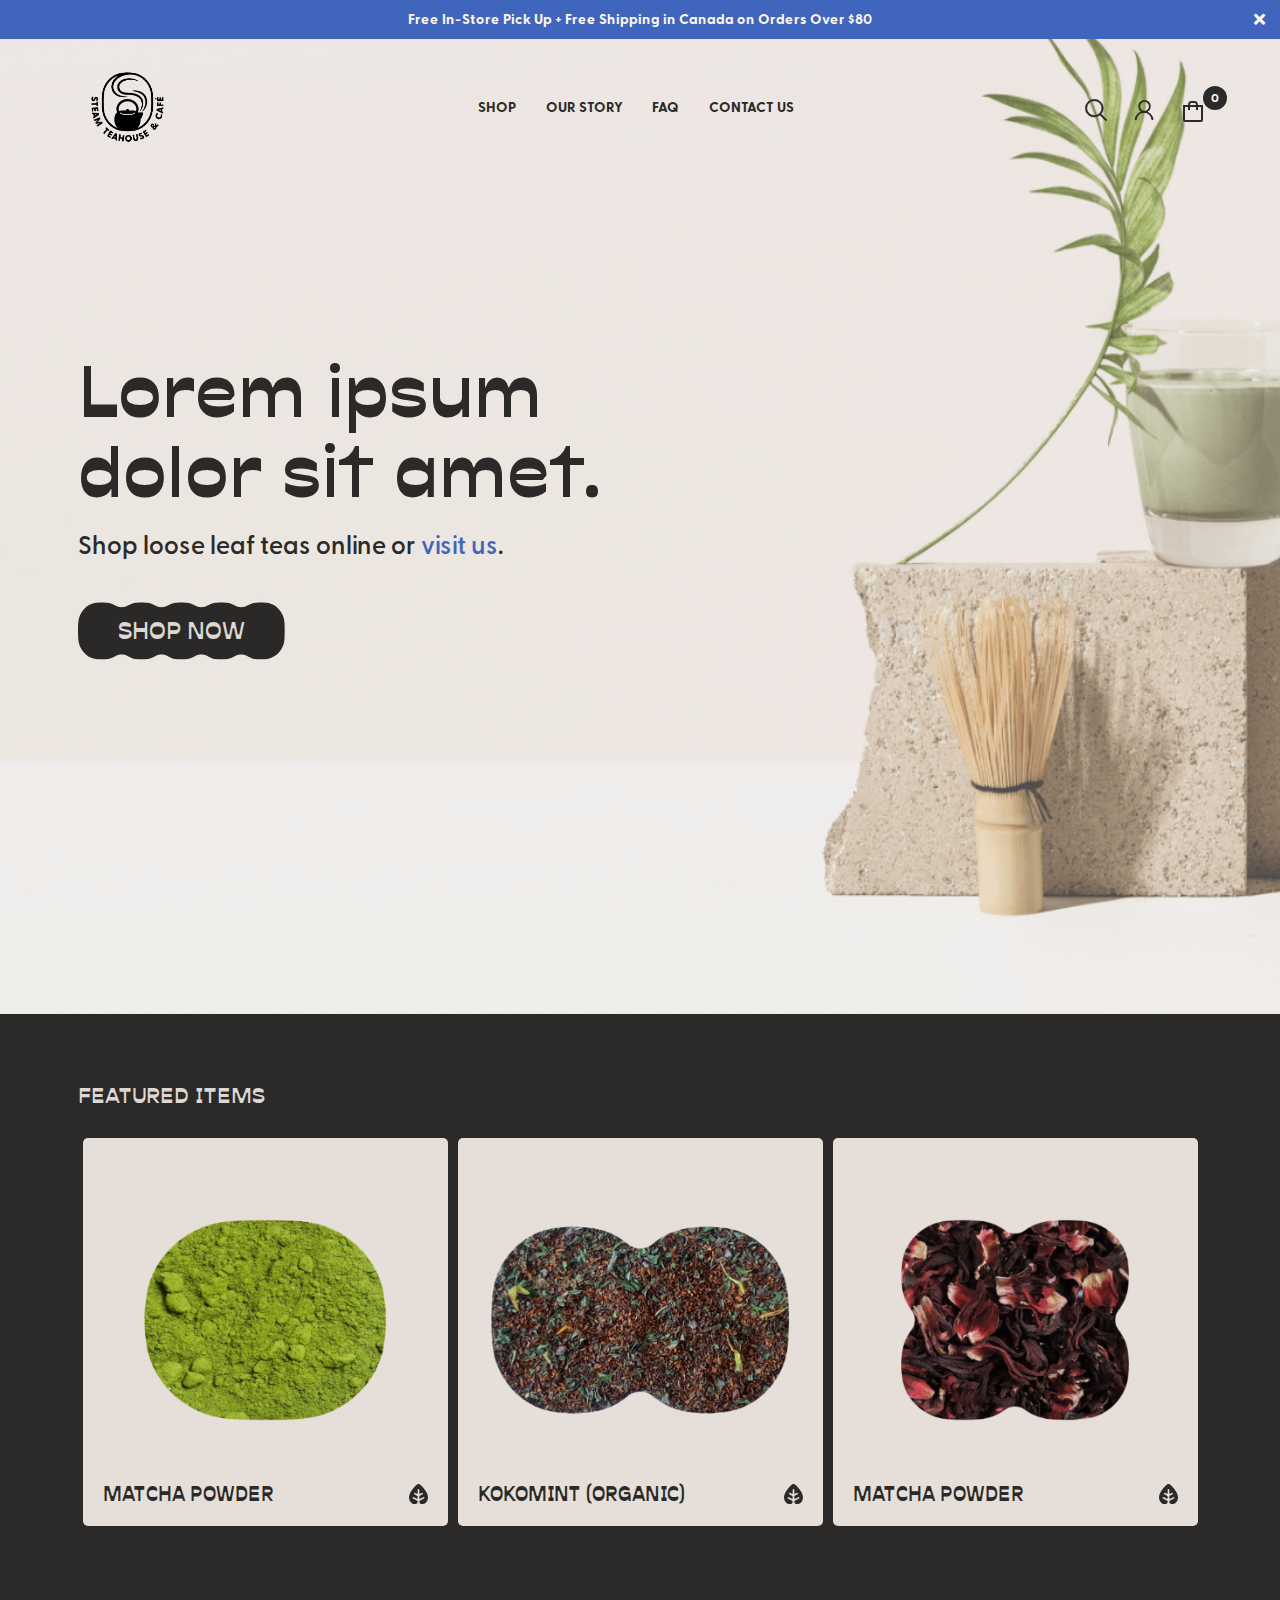
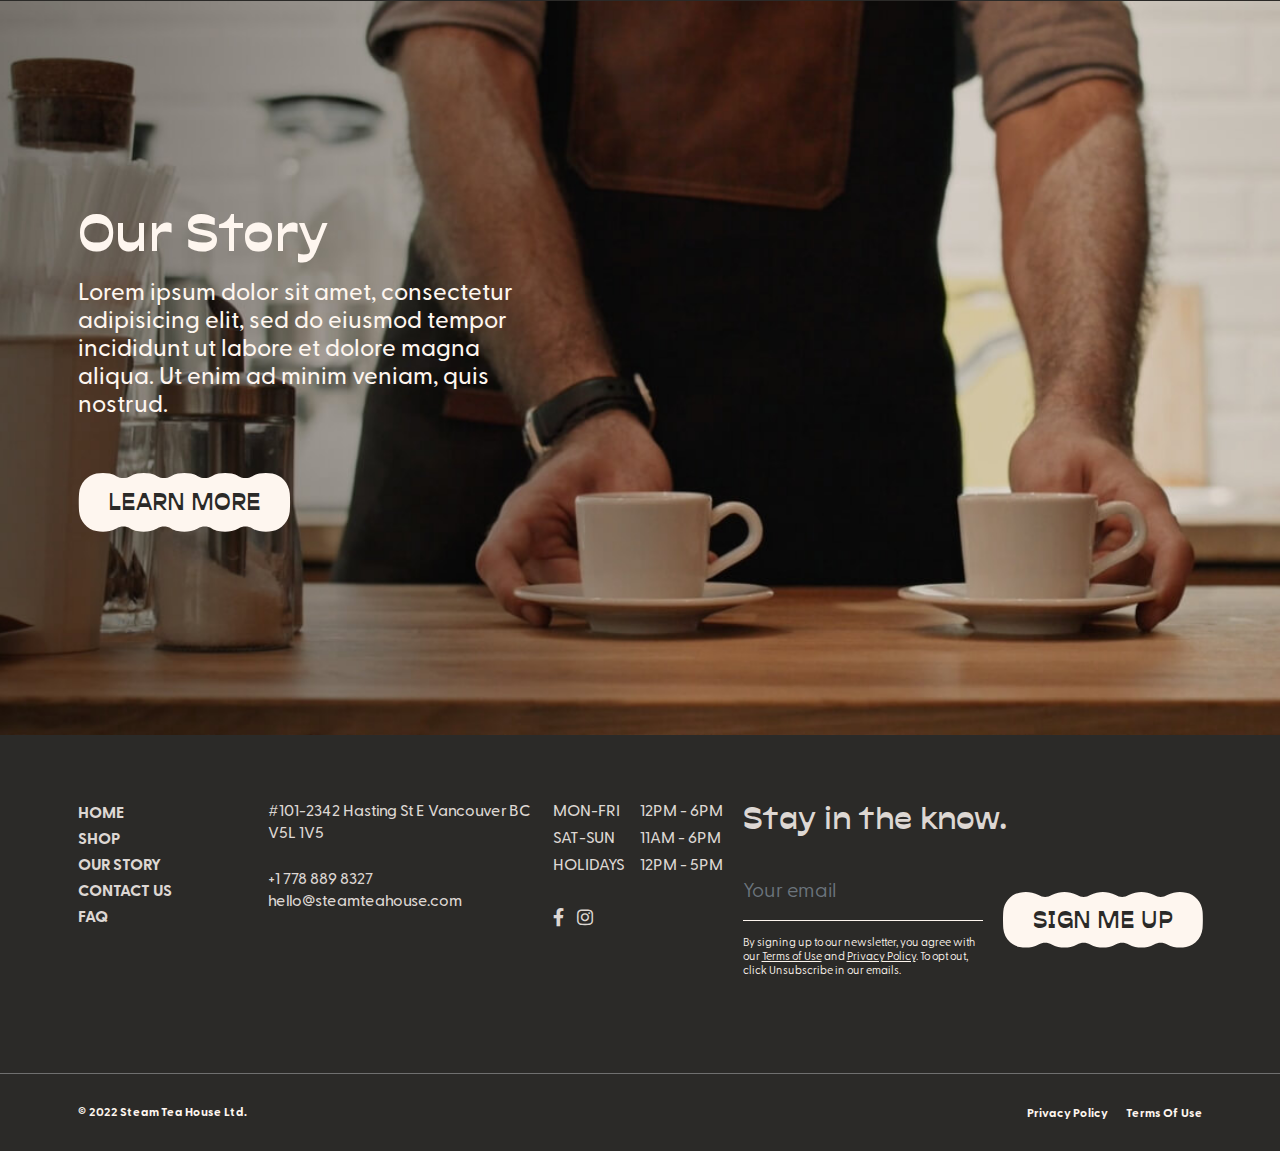
<file: index.html>
<!DOCTYPE html>
<html class="no-js" lang="en">
    <head>
        <meta charset="UTF-8" />
        <meta http-equiv="X-UA-Compatible" content="IE=edge" />
        <meta name="viewport" content="width=device-width, initial-scale=1" />
        <title>SteamTea Responsive  HTML5 Template</title>
        <meta name="description" content="SteamTea Responsive  HTML5 Template " />
        <meta name="keywords" content="business,corporate, creative, woocommerach, design, gallery, minimal, modern, landing page, cv, designer, freelancer, html, one page, personal, portfolio, programmer, responsive, nft, p2p, vcard, one page" />
        <meta name="author" content="SteamTea" />
        <!-- Place favicon.ico in the root directory -->
        <link rel="shortcut icon" href="favicon.png" type="image/x-icon">
        <!-- fonts file -->
        <link href="assets/fonts/fonts.css" rel="stylesheet"/>
        <!-- css file  -->
        <link rel="stylesheet" href="assets/css/plugins.css" />
        <link rel="stylesheet" href="assets/css/bootstrap.min.css" />
        <link rel="stylesheet" href="assets/css/style.css" />
        <link rel="stylesheet" href="assets/css/responsive.css" />
        <script src="assets/js/modernizr-3.11.2.min.js"></script>
    </head>
    <body>
        <!-- header area star here  -->
        <header class="header-area header-transparent">
            <div class="header-top">
                <p>Free In-Store Pick Up + Free Shipping in Canada on Orders Over $80</p>
                <button class="close-btn"><i class="fas fa-times"></i></button>
            </div>
            <div class="container">
                <div class="header-wrap">
                    <div class="header-left">
                        <a class="navbar-brand" href="index.html"><img src="assets/images/logo1.png" alt="logo" /></a>
                    </div>
                    <nav class="main-menu-area">
                        <ul>
                            <li><a href="shop.html">Shop</a></li>
                            <li><a href="story.html">Our Story</a></li>
                            <li><a href="faq.html">FAQ</a></li>
                            <li><a href="contact.html">Contact Us</a></li>
                        </ul>
                    </nav>
                    <div class="header-right">
                        <ul>
                            <li><a href="#"><img class="icon" src="assets/images/search.svg" alt="search" /></a></li>
                            <li><a href="#"><img class="icon" src="assets/images/account.svg" alt="account" /></a></li>
                            <li><a href="#" data-bs-toggle="offcanvas" data-bs-target="#offcanvasCart" class="cart-btn"><img class="icon" src="assets/images/bag.svg" alt="bag" /> <span class="cart-items-count">0</span></a></li>
                        </ul>
                        <button class="menu-bar d-block d-lg-none" type="button" data-bs-toggle="offcanvas" data-bs-target="#offcanvasMobileMenu" aria-controls="offcanvasMobileMenu"><i class="fas fa-bars"></i></button>
                    </div>
                </div>
            </div>
        </header>
        <!-- header area end here  -->
        <div class="offcanvas offcanvas-end mobile-menu-area" tabindex="-1" id="offcanvasMobileMenu" >
            <div class="offcanvas-header">
                <a class="navbar-brand" href="index.html"><img src="assets/images/logo1.png" alt="logo" /></a>
                <button type="button" class="btn-close text-reset" data-bs-dismiss="offcanvas" aria-label="Close"><i class="fas fa-times"></i></button>
            </div>
            <div class="offcanvas-body">
                <nav class="mobile-menu">
                    <ul>
                        <li><a href="shop.html">Shop</a></li>
                        <li><a href="story.html">Our Story</a></li>
                        <li><a href="faq.html">FAQ</a></li>
                        <li><a href="contact.html">Contact Us</a></li>
                    </ul>
                </nav>
            </div>
        </div>
        <!-- hero banenr area start here  -->
        <div class="hero-banner">
            <div class="container">
                <div class="row">
                    <div class="col-lg-6">
                        <h2 class="baner-title">Lorem ipsum dolor sit amet.</h2>
                        <p class="banner-content">Shop loose leaf teas online or <a href="#">visit us</a>.</p>
                        <a href="#" class="secondary-btn">SHOP NOW</a>
                    </div>
                </div>
            </div>
        </div>
        <!-- hero banenr area end here  -->
        <!-- featured items area start here  -->
        <div class="featured-items-area section-bg">
            <div class="container">
                <div class="row">
                    <div class="col-lg-12">
                        <h2 class="featured-title">Featured Items</h2>
                    </div>
                </div>
                <div class="row g-0">
                    <div class="col-lg-4 col-md-6">
                        <div class="single-product">
                            <div class="product-thumbnil">
                                <a href="single-product.html"><img src="assets/images/item-1.png" alt="item" /></a>
                            </div>
                            <div class="product-info">
                                <h3 class="product-title"><a href="single-product.html">Matcha Powder</a></h3>
                                <img class="icon" src="assets/images/product-icon.svg" alt="icon" />
                            </div>
                        </div>
                    </div>
                    <div class="col-lg-4 col-md-6">
                        <div class="single-product">
                            <div class="product-thumbnil">
                                <a href="single-product.html"><img src="assets/images/item-2.png" alt="item" /></a>
                            </div>
                            <div class="product-info">
                                <h3 class="product-title"><a href="single-product.html">Kokomint (ORGANIC)</a></h3>
                                <img class="icon" src="assets/images/product-icon.svg" alt="icon" />
                            </div>
                        </div>
                    </div>
                    <div class="col-lg-4 col-md-6">
                        <div class="single-product">
                            <div class="product-thumbnil">
                                <a href="single-product.html"><img src="assets/images/item-3.png" alt="item" /></a>
                            </div>
                            <div class="product-info">
                                <h3 class="product-title"><a href="single-product.html">Matcha Powder</a></h3>
                                <img class="icon" src="assets/images/product-icon.svg" alt="icon" />
                            </div>
                        </div>
                    </div>
                </div>
            </div>
        </div>
        <!-- featured items area end here  -->
        <!-- Our Story area start here  -->
        <div class="story-area">
            <div class="container">
                <div class="row">
                    <div class="col-lg-5">
                        <h2 class="story-title">Our Story</h2>
                        <p class="story-content">Lorem ipsum dolor sit amet, consectetur adipisicing elit, sed do eiusmod tempor incididunt ut labore et dolore magna aliqua. Ut enim  ad minim veniam, quis nostrud.</p>
                        <a href="#" class="primary-btn">LEARN MORE</a>
                    </div>
                </div>
            </div>
        </div>
        <!-- Our Story area end here  -->
        <!-- footer area start here  -->
        <footer class="footer-area">
            <div class="footer-top">
                <div class="container">
                    <div class="row">
                        <div class="col-xl-2 col-lg-6 col-md-4">
                            <div class="single-widget footer-menu">
                                <ul>
                                    <li><a href="index.html">Home</a></li>
                                    <li><a href="shop.html">Shop</a></li>
                                    <li><a href="story.html">Our Story</a></li>
                                    <li><a href="contact.html">Contact Us</a></li>
                                    <li><a href="faq.html">FAQ</a></li>
                                </ul>
                            </div>
                        </div>
                        <div class="col-xl-3 col-lg-6 col-md-4">
                            <div class="single-widget contact-info">
                                <p>#101-2342 Hasting St E Vancouver BC V5L 1V5</p>
                                <p>+1 778 889 8327<br />hello@steamteahouse.com</p>
                            </div>
                        </div>
                        <div class="col-xl-2 col-lg-6 col-md-4">
                            <div class="single-widget">
                                <ul class="shop-open-time">
                                    <li><span class="day-text">Mon-fri</span> <span class="time">12pm - 6pm</span></li>
                                    <li><span class="day-text">Sat-sun</span> <span class="time">11am - 6pm</span></li>
                                    <li><span class="day-text">Holidays</span> <span class="time">12pm - 5pm</span></li>
                                </ul>
                                <ul class="social-media">
                                    <li><a href="#"><i class="fab fa-facebook-f"></i></a></li>
                                    <li><a href="#"><i class="fab fa-instagram"></i></a></li>
                                </ul>
                            </div>
                        </div>
                        <div class="col-xl-5 col-lg-6 col-md-12">
                            <div class="single-widget newsletter-widget">
                                <h3 class="widget-title">Stay in the know.</h3>
                                <div class="newsletter-form">
                                    <form action="#">
                                        <div class="newsletter-wrap">
                                            <div class="newsletter-left">
                                                <input type="email" class="form-control" id="email" placeholder="Your email" />
                                                <p class="newsletter-text">By signing up to our newsletter, you agree with our  <a href="#">Terms of Use</a> and  <a href="#">Privacy Policy</a>. To opt out, click Unsubscribe in our emails.</p>
                                            </div>
                                            <button type="submit" class="primary-btn">SIGN ME UP</button>
                                        </div>
                                    </form>
                                </div>
                            </div>
                        </div>
                    </div>
                </div>
            </div>
            <div class="footer-bottom">
                <div class="container">
                    <div class="row">
                        <div class="col-md-6 text-center text-md-start">
                            <div class="copyright-area">
                                <p>&copy; 2022 Steam Tea House  Ltd.</p>
                            </div>
                        </div>
                        <div class="col-md-6 text-center text-md-end">
                            <ul class="footer-bottom-menu">
                                <li><a href="privacy.html">Privacy Policy</a></li>
                                <li><a href="terms.html">Terms of Use</a></li>
                            </ul>
                        </div>
                    </div>
                </div>
            </div>
        </footer>
        <!-- footer area end here  -->
        <!-- offcanvas-cart start here  -->
        <div class="offcanvas offcanvas-end offcanvas-cart" tabindex="-1" id="offcanvasCart">
            <div class="offcanvas-header">
              <h3 class="cart-top-title">your bag</h3>
              <button type="button" class="btn-close text-reset" data-bs-dismiss="offcanvas" aria-label="Close"><i class="fas fa-times"></i></button>
            </div>
            <div class="offcanvas-body">
                <div class="offcanvas-boty-top">
                    <div class="cart-item-list">
                        <div class="single-card-item">
                            <div class="product-image">
                                <img src="assets/images/product-item-1.png" alt="item" />
                            </div>
                            <div class="product-info">
                              <h4 class="product-name">product name</h4>
                              <span class="product-quantity">50g</span>
                            </div>
                            <div class="product-qty">
                                <button class="dec qty-btn">-</button>
                                <input class="qty-input" type="text" title="Quantity" value="1" readonly />
                                <button class="inc qty-btn">+</button>
                            </div>
                            <div class="product-price">
                              <h4 class="price">$45</h4>
                            </div>
                        </div>
                        <div class="single-card-item">
                            <div class="product-image">
                                <img src="assets/images/product-item-1.png" alt="item" />
                            </div>
                            <div class="product-info">
                              <h4 class="product-name">product name</h4>
                              <span class="product-quantity">50g</span>
                            </div>
                            <div class="product-qty">
                                <button class="dec qty-btn">-</button>
                                <input class="qty-input" type="text" title="Quantity" value="1" readonly />
                                <button class="inc qty-btn">+</button>
                            </div>
                            <div class="product-price">
                              <h4 class="price">$45</h4>
                            </div>
                        </div>
                    </div>
                    <div class="sub-total-area">
                        <h4 class="subtotal-title">subtotal</h4>
                        <span class="subtotal-price">$100</span>
                    </div>
                </div>
                <div class="offcanvas-boty-bottom">
                    <a href="#" class="checkout-btn">checkout</a>
                </div>
            </div>
        </div>
        <!-- offcanvas-cart end here  -->
        <!-- Js file  -->
        <script src="assets/js/jquery-3.6.0.min.js"></script>
        <script src="assets/js/bootstrap.bundle.min.js"></script>
        <script src="assets/js/plugins.js"></script>
        <script src="assets/js/main.js"></script>
    </body>
</html>
</file>
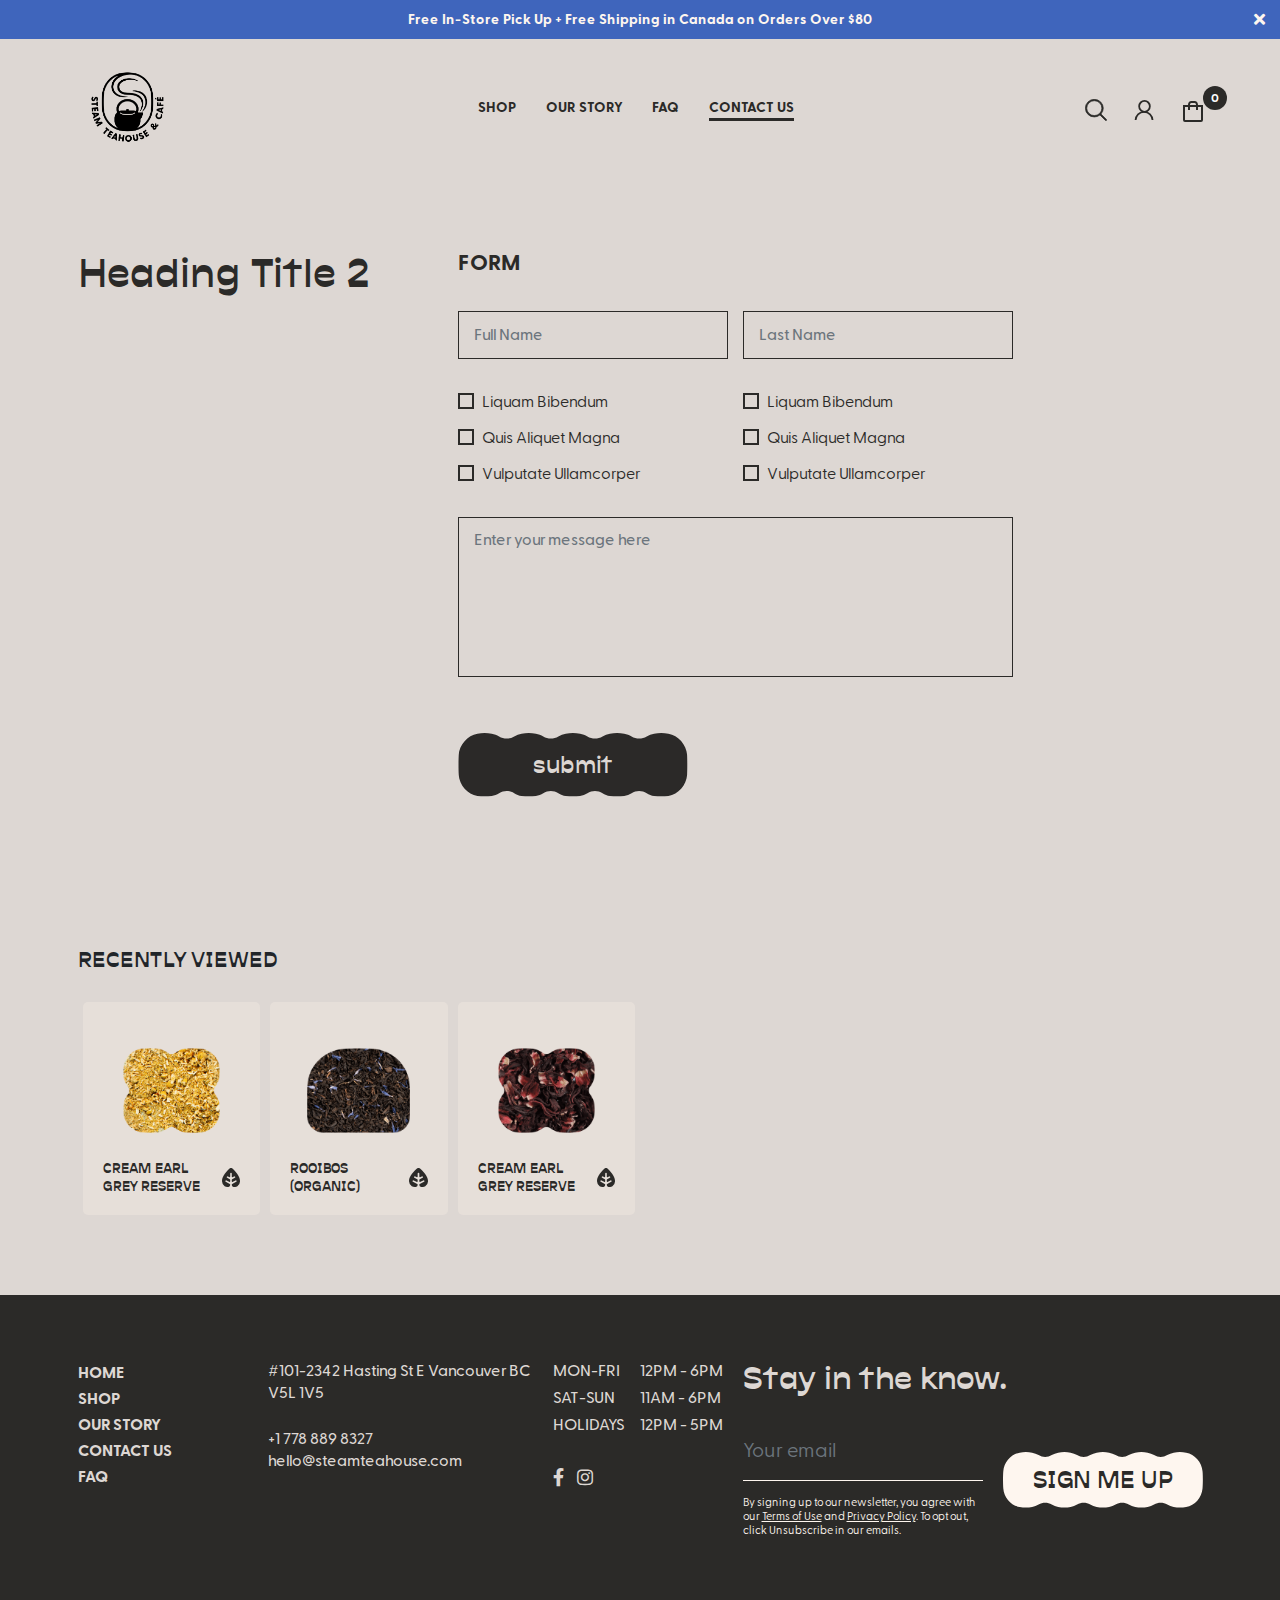
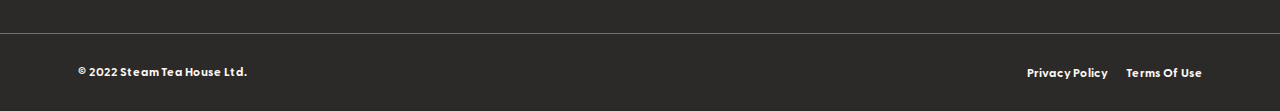
<file: contact.html>
<!DOCTYPE html>
<html class="no-js" lang="en">
    <head>
        <meta charset="UTF-8" />
        <meta http-equiv="X-UA-Compatible" content="IE=edge" />
        <meta name="viewport" content="width=device-width, initial-scale=1" />
        <title>SteamTea Responsive  HTML5 Template</title>
        <meta name="description" content="SteamTea Responsive  HTML5 Template " />
        <meta name="keywords" content="business,corporate, creative, woocommerach, design, gallery, minimal, modern, landing page, cv, designer, freelancer, html, one page, personal, portfolio, programmer, responsive, nft, p2p, vcard, one page" />
        <meta name="author" content="SteamTea" />
        <!-- Place favicon.ico in the root directory -->
        <link rel="shortcut icon" href="favicon.png" type="image/x-icon">
        <!-- fonts file -->
        <link href="assets/fonts/fonts.css" rel="stylesheet"/>
        <!-- css file  -->
        <link rel="stylesheet" href="assets/css/plugins.css" />
        <link rel="stylesheet" href="assets/css/bootstrap.min.css" />
        <link rel="stylesheet" href="assets/css/style.css" />
        <link rel="stylesheet" href="assets/css/responsive.css" />
        <script src="assets/js/modernizr-3.11.2.min.js"></script>
    </head>
    <body>
        <!-- header area star here  -->
        <header class="header-area">
            <div class="header-top">
                <p>Free In-Store Pick Up + Free Shipping in Canada on Orders Over $80</p>
                <button class="close-btn"><i class="fas fa-times"></i></button>
            </div>
            <div class="container">
                <div class="header-wrap">
                    <div class="header-left">
                        <a class="navbar-brand" href="index.html"><img src="assets/images/logo1.png" alt="logo" /></a>
                    </div>
                    <nav class="main-menu-area">
                        <ul>
                            <li><a href="shop.html">Shop</a></li>
                            <li><a href="story.html">Our Story</a></li>
                            <li><a href="faq.html">FAQ</a></li>
                            <li class="active"><a href="contact.html">Contact Us</a></li>
                        </ul>
                    </nav>
                    <div class="header-right">
                        <ul>
                            <li><a href="#"><img class="icon" src="assets/images/search.svg" alt="search" /></a></li>
                            <li><a href="#"><img class="icon" src="assets/images/account.svg" alt="account" /></a></li>
                            <li><a href="#" data-bs-toggle="offcanvas" data-bs-target="#offcanvasCart" class="cart-btn"><img class="icon" src="assets/images/bag.svg" alt="bag" /> <span class="cart-items-count">0</span></a></li>
                        </ul>
                        <button class="menu-bar d-block d-lg-none" type="button" data-bs-toggle="offcanvas" data-bs-target="#offcanvasMobileMenu" aria-controls="offcanvasMobileMenu"><i class="fas fa-bars"></i></button>
                    </div>
                </div>
            </div>
        </header>
        <!-- header area end here  -->
        <div class="offcanvas offcanvas-end mobile-menu-area" tabindex="-1" id="offcanvasMobileMenu" >
            <div class="offcanvas-header">
                <a class="navbar-brand" href="index.html"><img src="assets/images/logo1.png" alt="logo" /></a>
                <button type="button" class="btn-close text-reset" data-bs-dismiss="offcanvas" aria-label="Close"><i class="fas fa-times"></i></button>
            </div>
            <div class="offcanvas-body">
                <nav class="mobile-menu">
                    <ul>
                        <li><a href="shop.html">Shop</a></li>
                        <li><a href="story.html">Our Story</a></li>
                        <li><a href="faq.html">FAQ</a></li>
                        <li class="active"><a href="contact.html">Contact Us</a></li>
                    </ul>
                </nav>
            </div>
        </div>
        <!-- text-page-area start here  -->
        <div class="text-page-area section">
            <div class="container">
                <div class="row">
                    <div class="col-lg-5 col-md-5 col-xl-4">
                       <div class="text-page-left">
                           <h2 class="title-two">Heading Title 2</h2>
                       </div>
                    </div>
                    <div class="col-lg-7 col-md-7 col-xl-6">
                        <div class="primary-form">
                            <form action="#">
                                <div class="form-title">FORM</div>
                                <div class="row">
                                    <div class="col-sm-6">
                                        <div class="form-group">
                                            <input type="text" class="form-control" id="firstName" name="firstName" placeholder="Full Name" />
                                        </div>
                                    </div>
                                    <div class="col-sm-6">
                                        <div class="form-group">
                                            <input type="text" class="form-control" id="lastName" name="lastName" placeholder="Last Name" />
                                        </div>
                                    </div>
                                    <div class="col-sm-6">
                                        <div class="form-group">
                                            <div class="form-check">
                                                <input class="form-check-input" type="checkbox" value="" id="checkone" />
                                                <label class="form-check-label" for="checkone">
                                                    Liquam bibendum
                                                </label>
                                            </div>
                                            <div class="form-check">
                                                <input class="form-check-input" type="checkbox" value="" id="checktwo" />
                                                <label class="form-check-label" for="checktwo">
                                                    Quis aliquet magna
                                                </label>
                                            </div>
                                            <div class="form-check">
                                                <input class="form-check-input" type="checkbox" value="" id="checkthree" />
                                                <label class="form-check-label" for="checkthree">
                                                    Vulputate ullamcorper 
                                                </label>
                                            </div>
                                        </div>
                                    </div>
                                    <div class="col-sm-6">
                                        <div class="form-group">
                                            <div class="form-check">
                                                <input class="form-check-input" type="checkbox" value="" id="checkfour" />
                                                <label class="form-check-label" for="checkfour">
                                                    Liquam bibendum
                                                </label>
                                            </div>
                                            <div class="form-check">
                                                <input class="form-check-input" type="checkbox" value="" id="checkfive" />
                                                <label class="form-check-label" for="checkfive">
                                                    Quis aliquet magna
                                                </label>
                                            </div>
                                            <div class="form-check">
                                                <input class="form-check-input" type="checkbox" value="" id="checksix" />
                                                <label class="form-check-label" for="checksix">
                                                    Vulputate ullamcorper 
                                                </label>
                                            </div>
                                        </div>
                                    </div>
                                    <div class="col-sm-12">
                                        <div class="form-group">
                                            <textarea class="form-control message-box" id="message" rows="3" placeholder="Enter your message here"></textarea>
                                        </div>
                                    </div>
                                    <div class="col-lg-12">
                                        <button type="submit" class="secondary-btn form-btn">submit</button>
                                    </div>
                                </div>
                            </form>
                        </div>
                    </div>
                </div>
            </div>
        </div>
        <!-- text-page-area end here  -->
        <!-- recently-viewed area start here  -->
        <div class="recently-viewed section">
            <div class="container">
                <h2 class="section-inner-title text-dark">Recently Viewed</h2>
                <div class="row g-0">
                    <div class="col-xl-2 col-lg-3 col-md-4 col-sm-6 col-6">
                        <div class="single-product">
                            <div class="product-thumbnil">
                                <a href="single-product.html"><img src="assets/images/product-item-3.png" alt="item" /></a>
                            </div>
                            <div class="product-info">
                                <h3 class="product-title"><a href="single-product.html">Cream Earl  Grey Reserve</a></h3>
                                <img class="icon" src="assets/images/product-icon.svg" alt="icon" />
                            </div>
                        </div>
                    </div>
                    <div class="col-xl-2 col-lg-3 col-md-4 col-sm-6 col-6">
                        <div class="single-product">
                            <div class="product-thumbnil">
                                <a href="single-product.html"><img src="assets/images/product-item-2.png" alt="item" /></a>
                            </div>
                            <div class="product-info">
                                <h3 class="product-title"><a href="single-product.html">Rooibos (organic)</a></h3>
                                <img class="icon" src="assets/images/product-icon.svg" alt="icon" />
                            </div>
                        </div>
                    </div>
                    <div class="col-xl-2 col-lg-3 col-md-4 col-sm-6 col-6">
                        <div class="single-product">
                            <div class="product-thumbnil">
                                <a href="single-product.html"><img src="assets/images/product-item-9.png" alt="item" /></a>
                            </div>
                            <div class="product-info">
                                <h3 class="product-title"><a href="single-product.html">Cream Earl  Grey Reserve</a></h3>
                                <img class="icon" src="assets/images/product-icon.svg" alt="icon" />
                            </div>
                        </div>
                    </div>
                </div>
            </div>
        </div>
        <!-- recently-viewed area end here  -->
        <!-- footer area start here  -->
        <footer class="footer-area">
            <div class="footer-top">
                <div class="container">
                    <div class="row">
                        <div class="col-xl-2 col-lg-6 col-md-4">
                            <div class="single-widget footer-menu">
                                <ul>
                                    <li><a href="index.html">Home</a></li>
                                    <li><a href="shop.html">Shop</a></li>
                                    <li><a href="story.html">Our Story</a></li>
                                    <li><a href="contact.html">Contact Us</a></li>
                                    <li><a href="faq.html">FAQ</a></li>
                                </ul>
                            </div>
                        </div>
                        <div class="col-xl-3 col-lg-6 col-md-4">
                            <div class="single-widget contact-info">
                                <p>#101-2342 Hasting St E Vancouver BC V5L 1V5</p>
                                <p>+1 778 889 8327<br />hello@steamteahouse.com</p>
                            </div>
                        </div>
                        <div class="col-xl-2 col-lg-6 col-md-4">
                            <div class="single-widget">
                                <ul class="shop-open-time">
                                    <li><span class="day-text">Mon-fri</span> <span class="time">12pm - 6pm</span></li>
                                    <li><span class="day-text">Sat-sun</span> <span class="time">11am - 6pm</span></li>
                                    <li><span class="day-text">Holidays</span> <span class="time">12pm - 5pm</span></li>
                                </ul>
                                <ul class="social-media">
                                    <li><a href="#"><i class="fab fa-facebook-f"></i></a></li>
                                    <li><a href="#"><i class="fab fa-instagram"></i></a></li>
                                </ul>
                            </div>
                        </div>
                        <div class="col-xl-5 col-lg-6 col-md-12">
                            <div class="single-widget newsletter-widget">
                                <h3 class="widget-title">Stay in the know.</h3>
                                <div class="newsletter-form">
                                    <form action="#">
                                        <div class="newsletter-wrap">
                                            <div class="newsletter-left">
                                                <input type="email" class="form-control" id="email" placeholder="Your email" />
                                                <p class="newsletter-text">By signing up to our newsletter, you agree with our  <a href="#">Terms of Use</a> and  <a href="#">Privacy Policy</a>. To opt out, click Unsubscribe in our emails.</p>
                                            </div>
                                            <button type="submit" class="primary-btn">SIGN ME UP</button>
                                        </div>
                                    </form>
                                </div>
                            </div>
                        </div>
                    </div>
                </div>
            </div>
            <div class="footer-bottom">
                <div class="container">
                    <div class="row">
                        <div class="col-md-6 text-center text-md-start">
                            <div class="copyright-area">
                                <p>&copy; 2022 Steam Tea House  Ltd.</p>
                            </div>
                        </div>
                        <div class="col-md-6 text-center text-md-end">
                            <ul class="footer-bottom-menu">
                                <li><a href="privacy.html">Privacy Policy</a></li>
                                <li><a href="terms.html">Terms of Use</a></li>
                            </ul>
                        </div>
                    </div>
                </div>
            </div>
        </footer>
        <!-- footer area end here  -->
        <!-- offcanvas-cart start here  -->
        <div class="offcanvas offcanvas-end offcanvas-cart" tabindex="-1" id="offcanvasCart">
            <div class="offcanvas-header">
              <h3 class="cart-top-title">your bag</h3>
              <button type="button" class="btn-close text-reset" data-bs-dismiss="offcanvas" aria-label="Close"><i class="fas fa-times"></i></button>
            </div>
            <div class="offcanvas-body">
                <div class="offcanvas-boty-top">
                    <div class="cart-item-list">
                        <div class="single-card-item">
                            <div class="product-image">
                                <img src="assets/images/product-item-1.png" alt="item" />
                            </div>
                            <div class="product-info">
                              <h4 class="product-name">product name</h4>
                              <span class="product-quantity">50g</span>
                            </div>
                            <div class="product-qty">
                                <button class="dec qty-btn">-</button>
                                <input class="qty-input" type="text" title="Quantity" value="1" readonly />
                                <button class="inc qty-btn">+</button>
                            </div>
                            <div class="product-price">
                              <h4 class="price">$45</h4>
                            </div>
                        </div>
                        <div class="single-card-item">
                            <div class="product-image">
                                <img src="assets/images/product-item-1.png" alt="item" />
                            </div>
                            <div class="product-info">
                              <h4 class="product-name">product name</h4>
                              <span class="product-quantity">50g</span>
                            </div>
                            <div class="product-qty">
                                <button class="dec qty-btn">-</button>
                                <input class="qty-input" type="text" title="Quantity" value="1" readonly />
                                <button class="inc qty-btn">+</button>
                            </div>
                            <div class="product-price">
                              <h4 class="price">$45</h4>
                            </div>
                        </div>
                    </div>
                    <div class="sub-total-area">
                        <h4 class="subtotal-title">subtotal</h4>
                        <span class="subtotal-price">$100</span>
                    </div>
                </div>
                <div class="offcanvas-boty-bottom">
                    <a href="#" class="checkout-btn">checkout</a>
                </div>
            </div>
        </div>
        <!-- offcanvas-cart end here  -->
        <!-- Js file  -->
        <script src="assets/js/jquery-3.6.0.min.js"></script>
        <script src="assets/js/bootstrap.bundle.min.js"></script>
        <script src="assets/js/plugins.js"></script>
        <script src="assets/js/main.js"></script>
    </body>
</html>
</file>
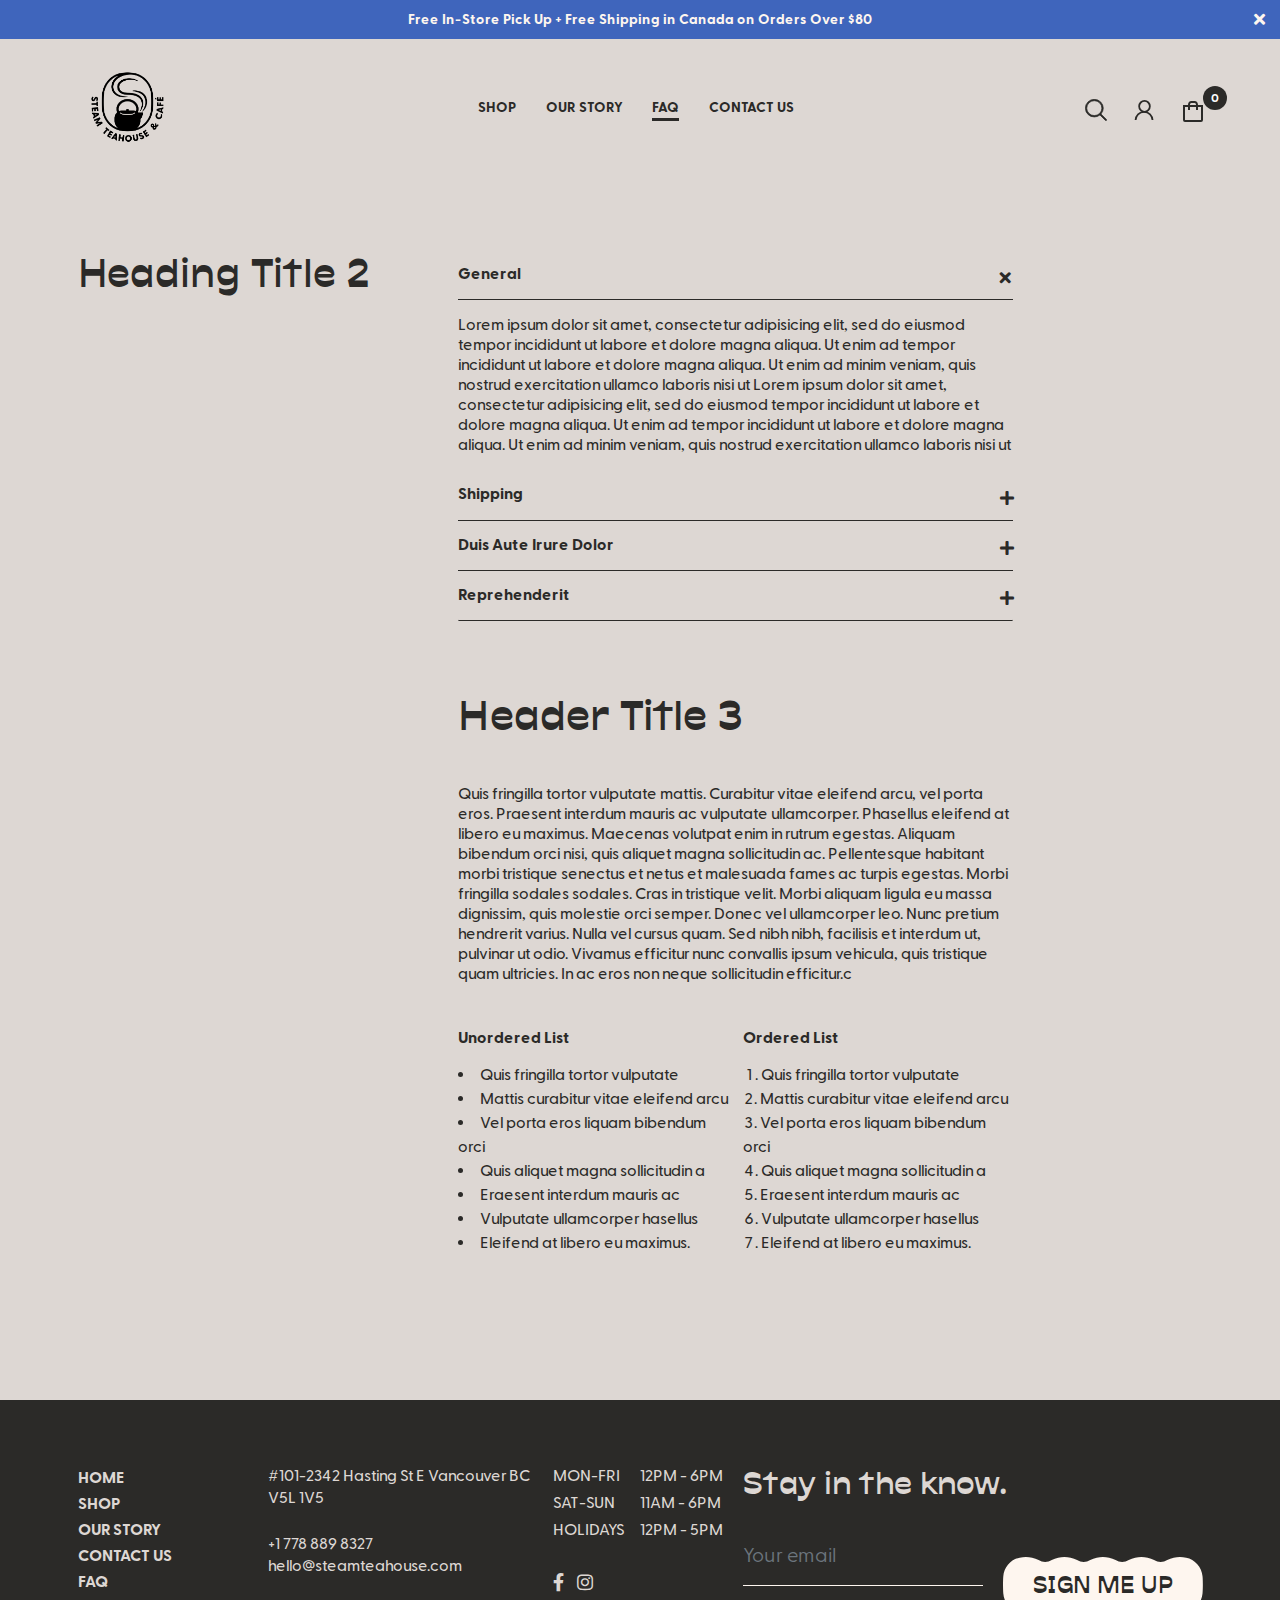
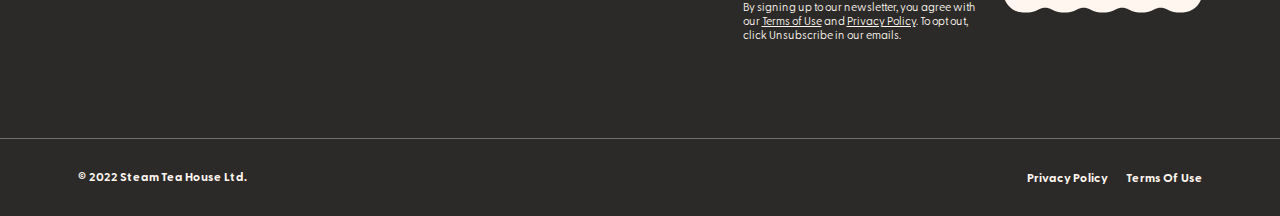
<file: faq.html>
<!DOCTYPE html>
<html class="no-js" lang="en">
    <head>
        <meta charset="UTF-8" />
        <meta http-equiv="X-UA-Compatible" content="IE=edge" />
        <meta name="viewport" content="width=device-width, initial-scale=1" />
        <title>SteamTea Responsive  HTML5 Template</title>
        <meta name="description" content="SteamTea Responsive  HTML5 Template " />
        <meta name="keywords" content="business,corporate, creative, woocommerach, design, gallery, minimal, modern, landing page, cv, designer, freelancer, html, one page, personal, portfolio, programmer, responsive, nft, p2p, vcard, one page" />
        <meta name="author" content="SteamTea" />
        <!-- Place favicon.ico in the root directory -->
        <link rel="shortcut icon" href="favicon.png" type="image/x-icon">
        <!-- fonts file -->
        <link href="assets/fonts/fonts.css" rel="stylesheet"/>
        <!-- css file  -->
        <link rel="stylesheet" href="assets/css/plugins.css" />
        <link rel="stylesheet" href="assets/css/bootstrap.min.css" />
        <link rel="stylesheet" href="assets/css/style.css" />
        <link rel="stylesheet" href="assets/css/responsive.css" />
        <script src="assets/js/modernizr-3.11.2.min.js"></script>
    </head>
    <body>
        <!-- header area star here  -->
        <header class="header-area">
            <div class="header-top">
                <p>Free In-Store Pick Up + Free Shipping in Canada on Orders Over $80</p>
                <button class="close-btn"><i class="fas fa-times"></i></button>
            </div>
            <div class="container">
                <div class="header-wrap">
                    <div class="header-left">
                        <a class="navbar-brand" href="index.html"><img src="assets/images/logo1.png" alt="logo" /></a>
                    </div>
                    <nav class="main-menu-area">
                        <ul>
                            <li><a href="shop.html">Shop</a></li>
                            <li><a href="story.html">Our Story</a></li>
                            <li class="active"><a href="faq.html">FAQ</a></li>
                            <li><a href="contact.html">Contact Us</a></li>
                        </ul>
                    </nav>
                    <div class="header-right">
                        <ul>
                            <li><a href="#"><img class="icon" src="assets/images/search.svg" alt="search" /></a></li>
                            <li><a href="#"><img class="icon" src="assets/images/account.svg" alt="account" /></a></li>
                            <li><a href="#" data-bs-toggle="offcanvas" data-bs-target="#offcanvasCart" class="cart-btn"><img class="icon" src="assets/images/bag.svg" alt="bag" /> <span class="cart-items-count">0</span></a></li>
                        </ul>
                        <button class="menu-bar d-block d-lg-none" type="button" data-bs-toggle="offcanvas" data-bs-target="#offcanvasMobileMenu" aria-controls="offcanvasMobileMenu"><i class="fas fa-bars"></i></button>
                    </div>
                </div>
            </div>
        </header>
        <!-- header area end here  -->
        <div class="offcanvas offcanvas-end mobile-menu-area" tabindex="-1" id="offcanvasMobileMenu" >
            <div class="offcanvas-header">
                <a class="navbar-brand" href="index.html"><img src="assets/images/logo1.png" alt="logo" /></a>
                <button type="button" class="btn-close text-reset" data-bs-dismiss="offcanvas" aria-label="Close"><i class="fas fa-times"></i></button>
            </div>
            <div class="offcanvas-body">
                <nav class="mobile-menu">
                    <ul>
                        <li><a href="shop.html">Shop</a></li>
                        <li><a href="story.html">Our Story</a></li>
                        <li class="active"><a href="faq.html">FAQ</a></li>
                        <li><a href="contact.html">Contact Us</a></li>
                    </ul>
                </nav>
            </div>
        </div>
        <!-- text-page-area start here  -->
        <div class="text-page-area section">
            <div class="container">
                <div class="row">
                    <div class="col-lg-5 col-md-5 col-xl-4">
                       <div class="text-page-left">
                           <h2 class="title-two">Heading Title 2</h2>
                       </div>
                    </div>
                    <div class="col-lg-7 col-md-7 col-xl-6">
                        <div class="accordion primary-accordion" id="PrimaryAccordion">
                            <div class="accordion-item">
                              <h2 class="accordion-header" id="headingOne">
                                <button class="accordion-button" type="button" data-bs-toggle="collapse" data-bs-target="#collapseOne" aria-expanded="true" aria-controls="collapseOne">
                                    General
                                </button>
                              </h2>
                              <div id="collapseOne" class="accordion-collapse collapse show" aria-labelledby="headingOne" data-bs-parent="#PrimaryAccordion">
                                <div class="accordion-body">
                                  <p>Lorem ipsum dolor sit amet, consectetur adipisicing elit, sed do  eiusmod tempor incididunt ut labore et dolore magna aliqua. Ut enim  ad tempor incididunt ut labore et dolore magna aliqua. Ut enim  ad minim veniam, quis nostrud exercitation ullamco laboris nisi ut Lorem ipsum dolor sit amet, consectetur adipisicing elit, sed do  eiusmod tempor incididunt ut labore et dolore magna aliqua. Ut enim  ad tempor incididunt ut labore et dolore magna aliqua. Ut enim  ad minim veniam, quis nostrud exercitation ullamco laboris nisi ut </p>
                                </div>
                              </div>
                            </div>
                            <div class="accordion-item">
                              <h2 class="accordion-header" id="headingTwo">
                                <button class="accordion-button collapsed" type="button" data-bs-toggle="collapse" data-bs-target="#collapseTwo" aria-expanded="false" aria-controls="collapseTwo">
                                    Shipping
                                </button>
                              </h2>
                              <div id="collapseTwo" class="accordion-collapse collapse" aria-labelledby="headingTwo" data-bs-parent="#PrimaryAccordion">
                                <div class="accordion-body">
                                    <p>Lorem ipsum dolor sit amet, consectetur adipisicing elit, sed do  eiusmod tempor incididunt ut labore et dolore magna aliqua. Ut enim  ad tempor incididunt ut labore et dolore magna aliqua. Ut enim  ad minim veniam, quis nostrud exercitation ullamco laboris nisi ut Lorem ipsum dolor sit amet, consectetur adipisicing elit, sed do  eiusmod tempor incididunt ut labore et dolore magna aliqua. Ut enim  ad tempor incididunt ut labore et dolore magna aliqua. Ut enim  ad minim veniam, quis nostrud exercitation ullamco laboris nisi ut </p>
                                </div>
                              </div>
                            </div>
                            <div class="accordion-item">
                              <h2 class="accordion-header" id="headingThree">
                                <button class="accordion-button collapsed" type="button" data-bs-toggle="collapse" data-bs-target="#collapseThree" aria-expanded="false" aria-controls="collapseThree">
                                    Duis aute irure dolor 
                                </button>
                              </h2>
                              <div id="collapseThree" class="accordion-collapse collapse" aria-labelledby="headingThree" data-bs-parent="#PrimaryAccordion">
                                <div class="accordion-body">
                                    <p>Lorem ipsum dolor sit amet, consectetur adipisicing elit, sed do  eiusmod tempor incididunt ut labore et dolore magna aliqua. Ut enim  ad tempor incididunt ut labore et dolore magna aliqua. Ut enim  ad minim veniam, quis nostrud exercitation ullamco laboris nisi ut Lorem ipsum dolor sit amet, consectetur adipisicing elit, sed do  eiusmod tempor incididunt ut labore et dolore magna aliqua. Ut enim  ad tempor incididunt ut labore et dolore magna aliqua. Ut enim  ad minim veniam, quis nostrud exercitation ullamco laboris nisi ut </p>
                                </div>
                              </div>
                            </div>
                            <div class="accordion-item">
                              <h2 class="accordion-header" id="headingFour">
                                <button class="accordion-button collapsed" type="button" data-bs-toggle="collapse" data-bs-target="#collapseFour" aria-expanded="false" aria-controls="collapseFour">
                                    Reprehenderit
                                </button>
                              </h2>
                              <div id="collapseFour" class="accordion-collapse collapse" aria-labelledby="headingFour" data-bs-parent="#PrimaryAccordion">
                                <div class="accordion-body">
                                    <p>Lorem ipsum dolor sit amet, consectetur adipisicing elit, sed do  eiusmod tempor incididunt ut labore et dolore magna aliqua. Ut enim  ad tempor incididunt ut labore et dolore magna aliqua. Ut enim  ad minim veniam, quis nostrud exercitation ullamco laboris nisi ut Lorem ipsum dolor sit amet, consectetur adipisicing elit, sed do  eiusmod tempor incididunt ut labore et dolore magna aliqua. Ut enim  ad tempor incididunt ut labore et dolore magna aliqua. Ut enim  ad minim veniam, quis nostrud exercitation ullamco laboris nisi ut </p>
                                </div>
                              </div>
                            </div>
                        </div>
                        <div class="feature-area">
                            <h3 class="title-three">Header Title 3</h3>
                            <div class="feature-content">
                                <p>Quis fringilla tortor vulputate mattis. Curabitur vitae eleifend arcu, vel porta eros. Praesent interdum mauris ac vulputate ullamcorper. Phasellus eleifend at libero eu maximus. Maecenas volutpat enim in rutrum egestas. Aliquam bibendum orci nisi, quis aliquet magna sollicitudin ac. Pellentesque habitant morbi tristique senectus et netus et malesuada fames ac turpis egestas. Morbi fringilla sodales sodales. Cras in tristique velit. Morbi aliquam ligula eu massa dignissim, quis molestie orci semper. Donec vel ullamcorper leo. Nunc pretium hendrerit varius. Nulla vel cursus quam. Sed nibh nibh, facilisis et interdum ut, pulvinar ut odio. Vivamus efficitur nunc convallis ipsum vehicula, quis tristique quam ultricies. In ac eros non neque sollicitudin efficitur.c</p>
                            </div>
                            <div class="row">
                                <div class="col-sm-6 col-lg-6 col-md-12">
                                    <div class="feature-list">
                                        <h3 class="feature-title">Unordered List</h3>
                                        <ul class="unordered-list">
                                            <li>Quis fringilla tortor vulputate</li>
                                            <li>Mattis curabitur vitae eleifend arcu</li>
                                            <li>Vel porta eros liquam bibendum orci</li>
                                            <li>Quis aliquet magna sollicitudin a</li>
                                            <li>Eraesent interdum mauris ac</li>
                                            <li>Vulputate ullamcorper hasellus</li>
                                            <li>Eleifend at libero eu maximus.</li>
                                        </ul>
                                    </div>
                                </div>
                                <div class="col-sm-6 col-lg-6 col-md-12">
                                    <div class="feature-list">
                                        <h3 class="feature-title">Ordered List</h3>
                                        <ol class="ordered-list">
                                            <li>Quis fringilla tortor vulputate</li>
                                            <li>Mattis curabitur vitae eleifend arcu</li>
                                            <li>Vel porta eros liquam bibendum orci</li>
                                            <li>Quis aliquet magna sollicitudin a</li>
                                            <li>Eraesent interdum mauris ac</li>
                                            <li>Vulputate ullamcorper hasellus</li>
                                            <li>Eleifend at libero eu maximus.</li>
                                        </ol>
                                    </div>
                                </div>
                            </div>
                        </div>
                    </div>
                </div>
            </div>
        </div>
        <!-- text-page-area end here  -->
        <!-- footer area start here  -->
        <footer class="footer-area">
            <div class="footer-top">
                <div class="container">
                    <div class="row">
                        <div class="col-xl-2 col-lg-6 col-md-4">
                            <div class="single-widget footer-menu">
                                <ul>
                                    <li><a href="index.html">Home</a></li>
                                    <li><a href="shop.html">Shop</a></li>
                                    <li><a href="story.html">Our Story</a></li>
                                    <li><a href="contact.html">Contact Us</a></li>
                                    <li><a href="faq.html">FAQ</a></li>
                                </ul>
                            </div>
                        </div>
                        <div class="col-xl-3 col-lg-6 col-md-4">
                            <div class="single-widget contact-info">
                                <p>#101-2342 Hasting St E Vancouver BC V5L 1V5</p>
                                <p>+1 778 889 8327<br />hello@steamteahouse.com</p>
                            </div>
                        </div>
                        <div class="col-xl-2 col-lg-6 col-md-4">
                            <div class="single-widget">
                                <ul class="shop-open-time">
                                    <li><span class="day-text">Mon-fri</span> <span class="time">12pm - 6pm</span></li>
                                    <li><span class="day-text">Sat-sun</span> <span class="time">11am - 6pm</span></li>
                                    <li><span class="day-text">Holidays</span> <span class="time">12pm - 5pm</span></li>
                                </ul>
                                <ul class="social-media">
                                    <li><a href="#"><i class="fab fa-facebook-f"></i></a></li>
                                    <li><a href="#"><i class="fab fa-instagram"></i></a></li>
                                </ul>
                            </div>
                        </div>
                        <div class="col-xl-5 col-lg-6 col-md-12">
                            <div class="single-widget newsletter-widget">
                                <h3 class="widget-title">Stay in the know.</h3>
                                <div class="newsletter-form">
                                    <form action="#">
                                        <div class="newsletter-wrap">
                                            <div class="newsletter-left">
                                                <input type="email" class="form-control" id="email" placeholder="Your email" />
                                                <p class="newsletter-text">By signing up to our newsletter, you agree with our  <a href="#">Terms of Use</a> and  <a href="#">Privacy Policy</a>. To opt out, click Unsubscribe in our emails.</p>
                                            </div>
                                            <button type="submit" class="primary-btn">SIGN ME UP</button>
                                        </div>
                                    </form>
                                </div>
                            </div>
                        </div>
                    </div>
                </div>
            </div>
            <div class="footer-bottom">
                <div class="container">
                    <div class="row">
                        <div class="col-md-6 text-center text-md-start">
                            <div class="copyright-area">
                                <p>&copy; 2022 Steam Tea House  Ltd.</p>
                            </div>
                        </div>
                        <div class="col-md-6 text-center text-md-end">
                            <ul class="footer-bottom-menu">
                                <li><a href="privacy.html">Privacy Policy</a></li>
                                <li><a href="terms.html">Terms of Use</a></li>
                            </ul>
                        </div>
                    </div>
                </div>
            </div>
        </footer>
        <!-- footer area end here  -->
        <!-- offcanvas-cart start here  -->
        <div class="offcanvas offcanvas-end offcanvas-cart" tabindex="-1" id="offcanvasCart">
            <div class="offcanvas-header">
              <h3 class="cart-top-title">your bag</h3>
              <button type="button" class="btn-close text-reset" data-bs-dismiss="offcanvas" aria-label="Close"><i class="fas fa-times"></i></button>
            </div>
            <div class="offcanvas-body">
                <div class="offcanvas-boty-top">
                    <div class="cart-item-list">
                        <div class="single-card-item">
                            <div class="product-image">
                                <img src="assets/images/product-item-1.png" alt="item" />
                            </div>
                            <div class="product-info">
                              <h4 class="product-name">product name</h4>
                              <span class="product-quantity">50g</span>
                            </div>
                            <div class="product-qty">
                                <button class="dec qty-btn">-</button>
                                <input class="qty-input" type="text" title="Quantity" value="1" readonly />
                                <button class="inc qty-btn">+</button>
                            </div>
                            <div class="product-price">
                              <h4 class="price">$45</h4>
                            </div>
                        </div>
                        <div class="single-card-item">
                            <div class="product-image">
                                <img src="assets/images/product-item-1.png" alt="item" />
                            </div>
                            <div class="product-info">
                              <h4 class="product-name">product name</h4>
                              <span class="product-quantity">50g</span>
                            </div>
                            <div class="product-qty">
                                <button class="dec qty-btn">-</button>
                                <input class="qty-input" type="text" title="Quantity" value="1" readonly />
                                <button class="inc qty-btn">+</button>
                            </div>
                            <div class="product-price">
                              <h4 class="price">$45</h4>
                            </div>
                        </div>
                    </div>
                    <div class="sub-total-area">
                        <h4 class="subtotal-title">subtotal</h4>
                        <span class="subtotal-price">$100</span>
                    </div>
                </div>
                <div class="offcanvas-boty-bottom">
                    <a href="#" class="checkout-btn">checkout</a>
                </div>
            </div>
        </div>
        <!-- offcanvas-cart end here  -->
        <!-- Js file  -->
        <script src="assets/js/jquery-3.6.0.min.js"></script>
        <script src="assets/js/bootstrap.bundle.min.js"></script>
        <script src="assets/js/plugins.js"></script>
        <script src="assets/js/main.js"></script>
    </body>
</html>
</file>
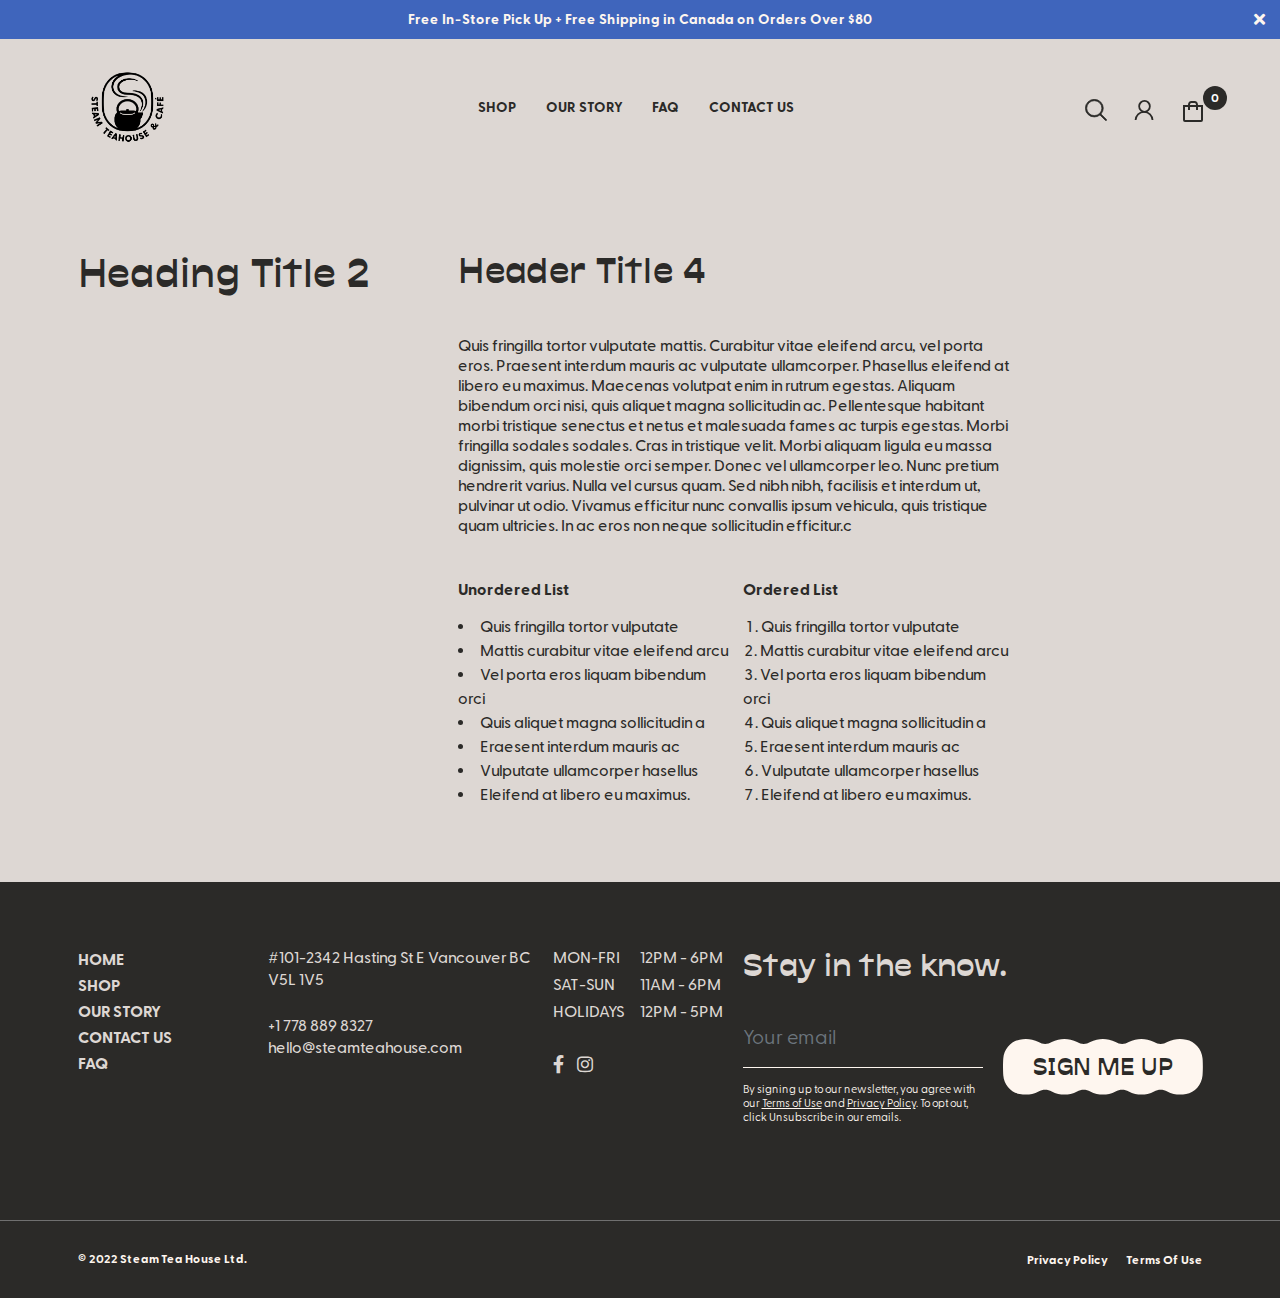
<file: privacy.html>
<!DOCTYPE html>
<html class="no-js" lang="en">
    <head>
        <meta charset="UTF-8" />
        <meta http-equiv="X-UA-Compatible" content="IE=edge" />
        <meta name="viewport" content="width=device-width, initial-scale=1" />
        <title>SteamTea Responsive  HTML5 Template</title>
        <meta name="description" content="SteamTea Responsive  HTML5 Template " />
        <meta name="keywords" content="business,corporate, creative, woocommerach, design, gallery, minimal, modern, landing page, cv, designer, freelancer, html, one page, personal, portfolio, programmer, responsive, nft, p2p, vcard, one page" />
        <meta name="author" content="SteamTea" />
        <!-- Place favicon.ico in the root directory -->
        <link rel="shortcut icon" href="favicon.png" type="image/x-icon">
        <!-- fonts file -->
        <link href="assets/fonts/fonts.css" rel="stylesheet"/>
        <!-- css file  -->
        <link rel="stylesheet" href="assets/css/plugins.css" />
        <link rel="stylesheet" href="assets/css/bootstrap.min.css" />
        <link rel="stylesheet" href="assets/css/style.css" />
        <link rel="stylesheet" href="assets/css/responsive.css" />
        <script src="assets/js/modernizr-3.11.2.min.js"></script>
    </head>
    <body>
        <!-- header area star here  -->
        <header class="header-area">
            <div class="header-top">
                <p>Free In-Store Pick Up + Free Shipping in Canada on Orders Over $80</p>
                <button class="close-btn"><i class="fas fa-times"></i></button>
            </div>
            <div class="container">
                <div class="header-wrap">
                    <div class="header-left">
                        <a class="navbar-brand" href="index.html"><img src="assets/images/logo1.png" alt="logo" /></a>
                    </div>
                    <nav class="main-menu-area">
                        <ul>
                            <li><a href="shop.html">Shop</a></li>
                            <li><a href="story.html">Our Story</a></li>
                            <li><a href="faq.html">FAQ</a></li>
                            <li><a href="contact.html">Contact Us</a></li>
                        </ul>
                    </nav>
                    <div class="header-right">
                        <ul>
                            <li><a href="#"><img class="icon" src="assets/images/search.svg" alt="search" /></a></li>
                            <li><a href="#"><img class="icon" src="assets/images/account.svg" alt="account" /></a></li>
                            <li><a href="#" data-bs-toggle="offcanvas" data-bs-target="#offcanvasCart" class="cart-btn"><img class="icon" src="assets/images/bag.svg" alt="bag" /> <span class="cart-items-count">0</span></a></li>
                        </ul>
                        <button class="menu-bar d-block d-lg-none" type="button" data-bs-toggle="offcanvas" data-bs-target="#offcanvasMobileMenu" aria-controls="offcanvasMobileMenu"><i class="fas fa-bars"></i></button>
                    </div>
                </div>
            </div>
        </header>
        <!-- header area end here  -->
        <div class="offcanvas offcanvas-end mobile-menu-area" tabindex="-1" id="offcanvasMobileMenu" >
            <div class="offcanvas-header">
                <a class="navbar-brand" href="index.html"><img src="assets/images/logo1.png" alt="logo" /></a>
                <button type="button" class="btn-close text-reset" data-bs-dismiss="offcanvas" aria-label="Close"><i class="fas fa-times"></i></button>
            </div>
            <div class="offcanvas-body">
                <nav class="mobile-menu">
                    <ul>
                        <li><a href="shop.html">Shop</a></li>
                        <li><a href="story.html">Our Story</a></li>
                        <li><a href="faq.html">FAQ</a></li>
                        <li><a href="contact.html">Contact Us</a></li>
                    </ul>
                </nav>
            </div>
        </div>
        <!-- text-page-area start here  -->
        <div class="text-page-area section">
            <div class="container">
                <div class="row">
                    <div class="col-lg-5 col-md-5 col-xl-4">
                       <div class="text-page-left">
                           <h2 class="title-two">Heading Title 2</h2>
                       </div>
                    </div>
                    <div class="col-lg-7 col-md-7 col-xl-6">
                        <div class="feature-area m-0">
                            <h4 class="title-four">Header Title 4</h4>
                            <div class="feature-content">
                                <p>Quis fringilla tortor vulputate mattis. Curabitur vitae eleifend arcu, vel porta eros. Praesent interdum mauris ac vulputate ullamcorper. Phasellus eleifend at libero eu maximus. Maecenas volutpat enim in rutrum egestas. Aliquam bibendum orci nisi, quis aliquet magna sollicitudin ac. Pellentesque habitant morbi tristique senectus et netus et malesuada fames ac turpis egestas. Morbi fringilla sodales sodales. Cras in tristique velit. Morbi aliquam ligula eu massa dignissim, quis molestie orci semper. Donec vel ullamcorper leo. Nunc pretium hendrerit varius. Nulla vel cursus quam. Sed nibh nibh, facilisis et interdum ut, pulvinar ut odio. Vivamus efficitur nunc convallis ipsum vehicula, quis tristique quam ultricies. In ac eros non neque sollicitudin efficitur.c</p>
                            </div>
                            <div class="row">
                                <div class="col-sm-6 col-lg-6 col-md-12">
                                    <div class="feature-list">
                                        <h3 class="feature-title">Unordered List</h3>
                                        <ul class="unordered-list">
                                            <li>Quis fringilla tortor vulputate</li>
                                            <li>Mattis curabitur vitae eleifend arcu</li>
                                            <li>Vel porta eros liquam bibendum orci</li>
                                            <li>Quis aliquet magna sollicitudin a</li>
                                            <li>Eraesent interdum mauris ac</li>
                                            <li>Vulputate ullamcorper hasellus</li>
                                            <li>Eleifend at libero eu maximus.</li>
                                        </ul>
                                    </div>
                                </div>
                                <div class="col-sm-6 col-lg-6 col-md-12">
                                    <div class="feature-list">
                                        <h3 class="feature-title">Ordered List</h3>
                                        <ol class="ordered-list">
                                            <li>Quis fringilla tortor vulputate</li>
                                            <li>Mattis curabitur vitae eleifend arcu</li>
                                            <li>Vel porta eros liquam bibendum orci</li>
                                            <li>Quis aliquet magna sollicitudin a</li>
                                            <li>Eraesent interdum mauris ac</li>
                                            <li>Vulputate ullamcorper hasellus</li>
                                            <li>Eleifend at libero eu maximus.</li>
                                        </ol>
                                    </div>
                                </div>
                            </div>
                        </div>
                    </div>
                </div>
            </div>
        </div>
        <!-- text-page-area end here  -->
        <!-- footer area start here  -->
        <footer class="footer-area">
            <div class="footer-top">
                <div class="container">
                    <div class="row">
                        <div class="col-xl-2 col-lg-6 col-md-4">
                            <div class="single-widget footer-menu">
                                <ul>
                                    <li><a href="index.html">Home</a></li>
                                    <li><a href="shop.html">Shop</a></li>
                                    <li><a href="story.html">Our Story</a></li>
                                    <li><a href="contact.html">Contact Us</a></li>
                                    <li><a href="faq.html">FAQ</a></li>
                                </ul>
                            </div>
                        </div>
                        <div class="col-xl-3 col-lg-6 col-md-4">
                            <div class="single-widget contact-info">
                                <p>#101-2342 Hasting St E Vancouver BC V5L 1V5</p>
                                <p>+1 778 889 8327<br />hello@steamteahouse.com</p>
                            </div>
                        </div>
                        <div class="col-xl-2 col-lg-6 col-md-4">
                            <div class="single-widget">
                                <ul class="shop-open-time">
                                    <li><span class="day-text">Mon-fri</span> <span class="time">12pm - 6pm</span></li>
                                    <li><span class="day-text">Sat-sun</span> <span class="time">11am - 6pm</span></li>
                                    <li><span class="day-text">Holidays</span> <span class="time">12pm - 5pm</span></li>
                                </ul>
                                <ul class="social-media">
                                    <li><a href="#"><i class="fab fa-facebook-f"></i></a></li>
                                    <li><a href="#"><i class="fab fa-instagram"></i></a></li>
                                </ul>
                            </div>
                        </div>
                        <div class="col-xl-5 col-lg-6 col-md-12">
                            <div class="single-widget newsletter-widget">
                                <h3 class="widget-title">Stay in the know.</h3>
                                <div class="newsletter-form">
                                    <form action="#">
                                        <div class="newsletter-wrap">
                                            <div class="newsletter-left">
                                                <input type="email" class="form-control" id="email" placeholder="Your email" />
                                                <p class="newsletter-text">By signing up to our newsletter, you agree with our  <a href="#">Terms of Use</a> and  <a href="#">Privacy Policy</a>. To opt out, click Unsubscribe in our emails.</p>
                                            </div>
                                            <button type="submit" class="primary-btn">SIGN ME UP</button>
                                        </div>
                                    </form>
                                </div>
                            </div>
                        </div>
                    </div>
                </div>
            </div>
            <div class="footer-bottom">
                <div class="container">
                    <div class="row">
                        <div class="col-md-6 text-center text-md-start">
                            <div class="copyright-area">
                                <p>&copy; 2022 Steam Tea House  Ltd.</p>
                            </div>
                        </div>
                        <div class="col-md-6 text-center text-md-end">
                            <ul class="footer-bottom-menu">
                                <li><a href="privacy.html">Privacy Policy</a></li>
                                <li><a href="terms.html">Terms of Use</a></li>
                            </ul>
                        </div>
                    </div>
                </div>
            </div>
        </footer>
        <!-- footer area end here  -->
        <!-- offcanvas-cart start here  -->
        <div class="offcanvas offcanvas-end offcanvas-cart" tabindex="-1" id="offcanvasCart">
            <div class="offcanvas-header">
              <h3 class="cart-top-title">your bag</h3>
              <button type="button" class="btn-close text-reset" data-bs-dismiss="offcanvas" aria-label="Close"><i class="fas fa-times"></i></button>
            </div>
            <div class="offcanvas-body">
                <div class="offcanvas-boty-top">
                    <div class="cart-item-list">
                        <div class="single-card-item">
                            <div class="product-image">
                                <img src="assets/images/product-item-1.png" alt="item" />
                            </div>
                            <div class="product-info">
                              <h4 class="product-name">product name</h4>
                              <span class="product-quantity">50g</span>
                            </div>
                            <div class="product-qty">
                                <button class="dec qty-btn">-</button>
                                <input class="qty-input" type="text" title="Quantity" value="1" readonly />
                                <button class="inc qty-btn">+</button>
                            </div>
                            <div class="product-price">
                              <h4 class="price">$45</h4>
                            </div>
                        </div>
                        <div class="single-card-item">
                            <div class="product-image">
                                <img src="assets/images/product-item-1.png" alt="item" />
                            </div>
                            <div class="product-info">
                              <h4 class="product-name">product name</h4>
                              <span class="product-quantity">50g</span>
                            </div>
                            <div class="product-qty">
                                <button class="dec qty-btn">-</button>
                                <input class="qty-input" type="text" title="Quantity" value="1" readonly />
                                <button class="inc qty-btn">+</button>
                            </div>
                            <div class="product-price">
                              <h4 class="price">$45</h4>
                            </div>
                        </div>
                    </div>
                    <div class="sub-total-area">
                        <h4 class="subtotal-title">subtotal</h4>
                        <span class="subtotal-price">$100</span>
                    </div>
                </div>
                <div class="offcanvas-boty-bottom">
                    <a href="#" class="checkout-btn">checkout</a>
                </div>
            </div>
        </div>
        <!-- offcanvas-cart end here  -->
        <!-- Js file  -->
        <script src="assets/js/jquery-3.6.0.min.js"></script>
        <script src="assets/js/bootstrap.bundle.min.js"></script>
        <script src="assets/js/plugins.js"></script>
        <script src="assets/js/main.js"></script>
    </body>
</html>
</file>
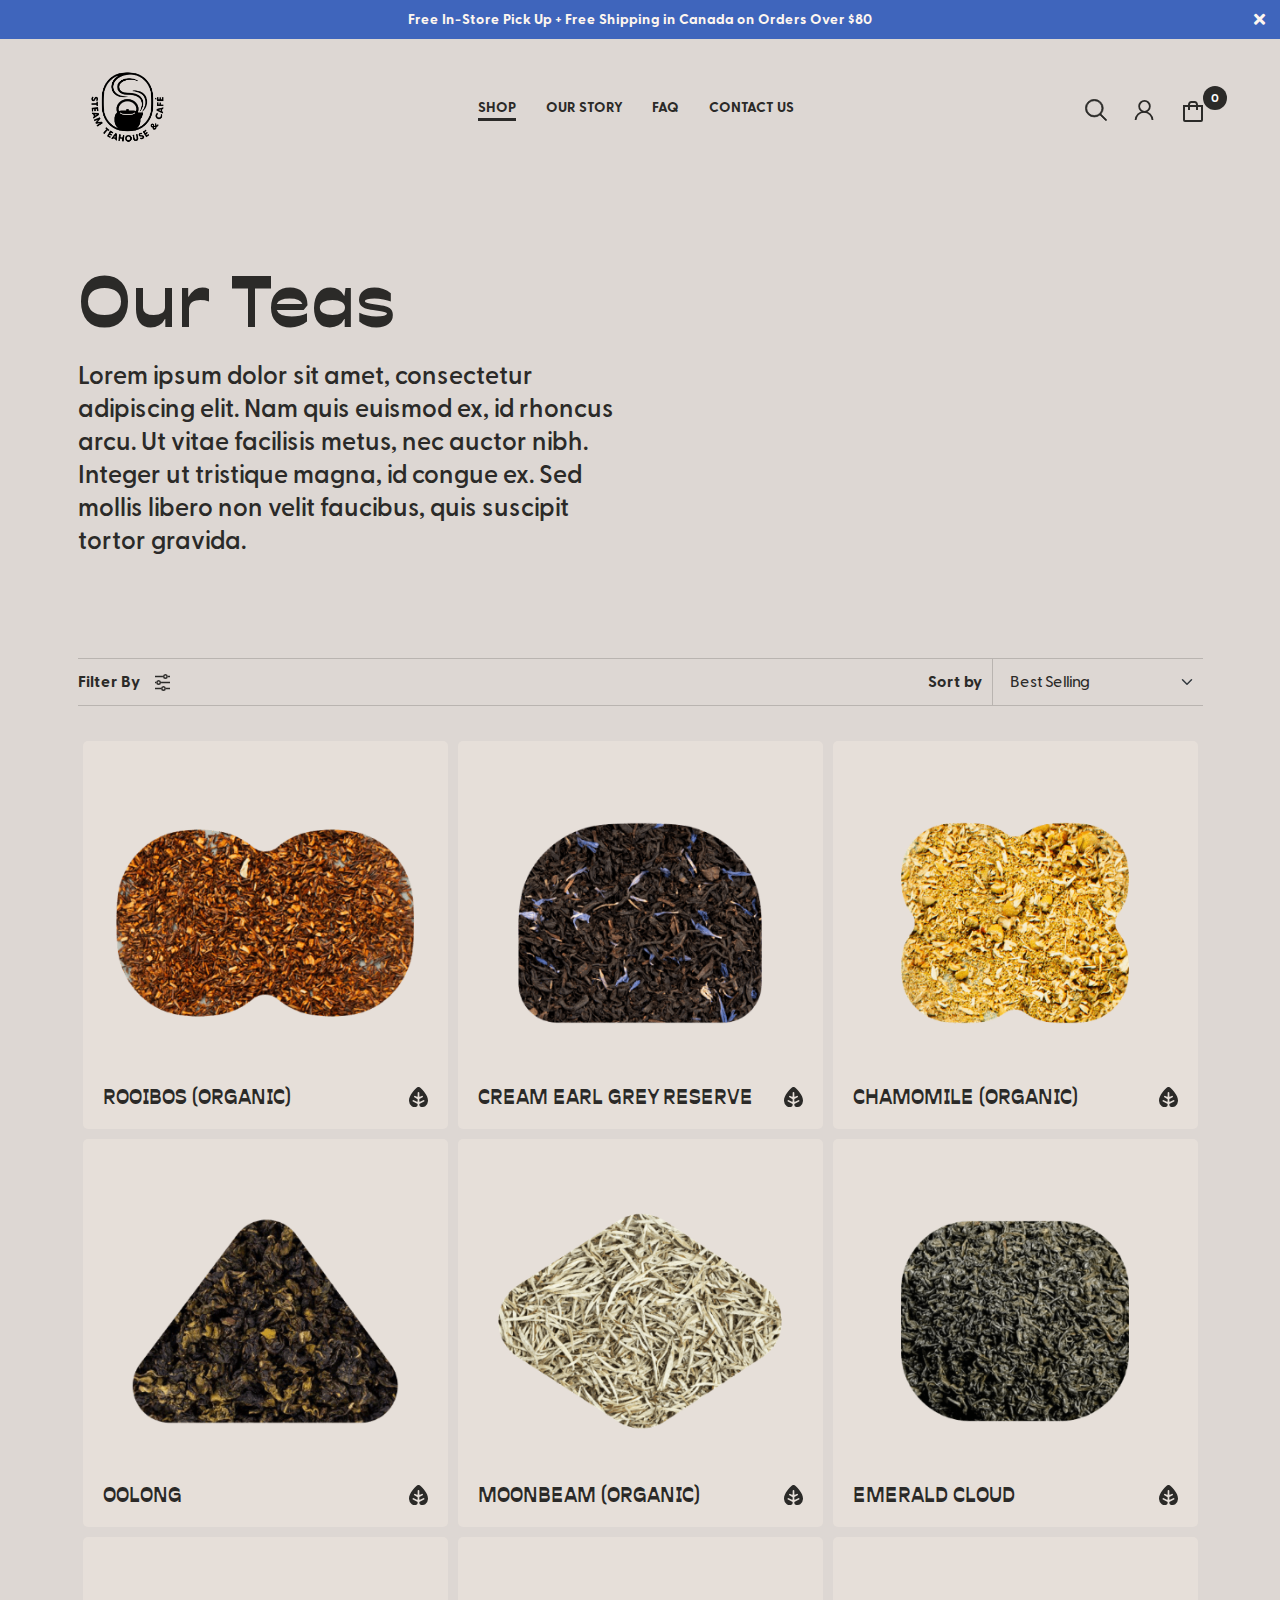
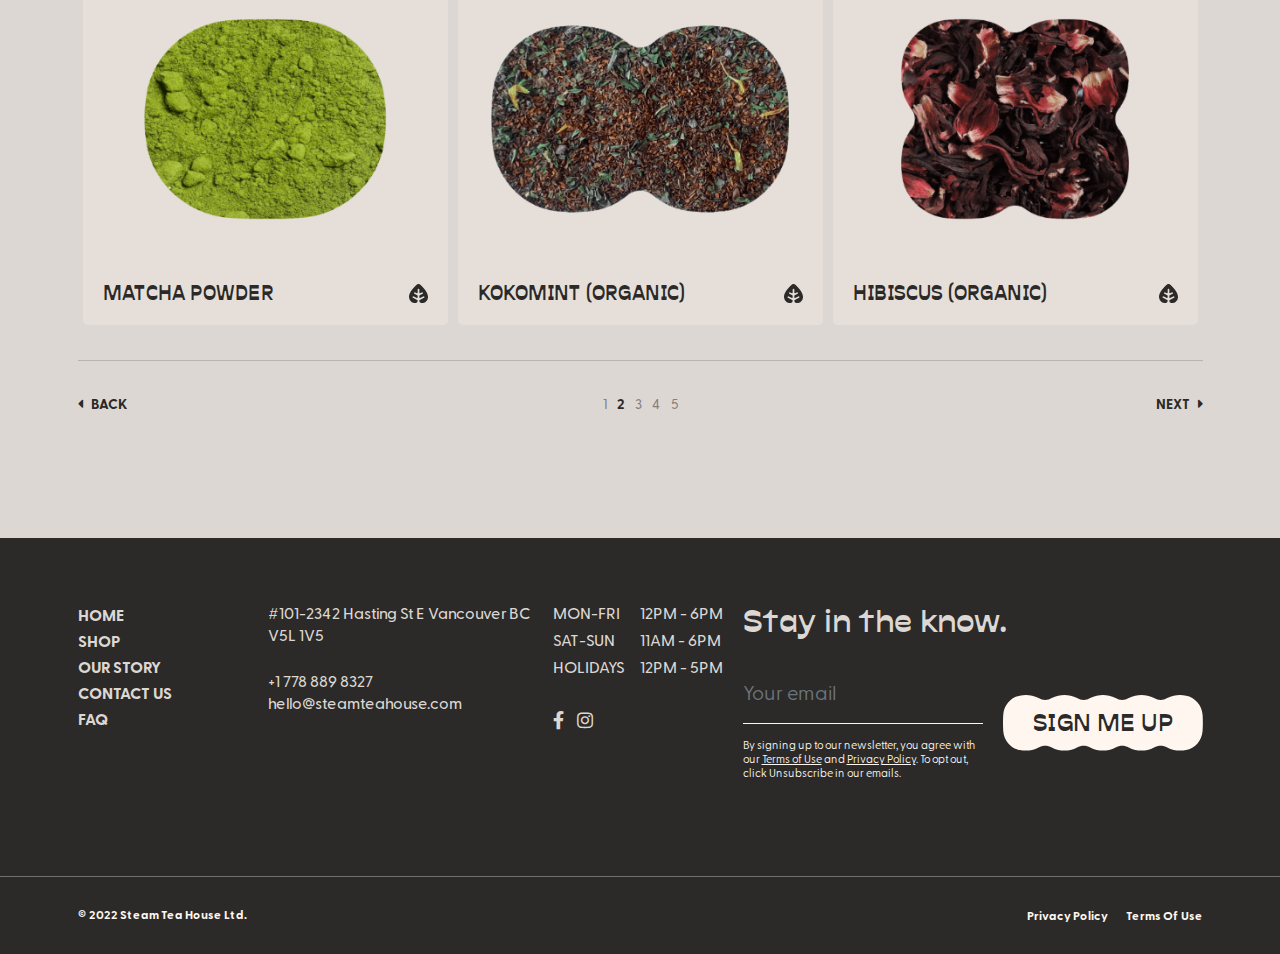
<file: shop.html>
<!DOCTYPE html>
<html class="no-js" lang="en">
    <head>
        <meta charset="UTF-8" />
        <meta http-equiv="X-UA-Compatible" content="IE=edge" />
        <meta name="viewport" content="width=device-width, initial-scale=1" />
        <title>SteamTea Responsive  HTML5 Template</title>
        <meta name="description" content="SteamTea Responsive  HTML5 Template " />
        <meta name="keywords" content="business,corporate, creative, woocommerach, design, gallery, minimal, modern, landing page, cv, designer, freelancer, html, one page, personal, portfolio, programmer, responsive, nft, p2p, vcard, one page" />
        <meta name="author" content="SteamTea" />
        <!-- Place favicon.ico in the root directory -->
        <link rel="shortcut icon" href="favicon.png" type="image/x-icon">
        <!-- fonts file -->
        <link href="assets/fonts/fonts.css" rel="stylesheet"/>
        <!-- css file  -->
        <link rel="stylesheet" href="assets/css/plugins.css" />
        <link rel="stylesheet" href="assets/css/bootstrap.min.css" />
        <link rel="stylesheet" href="assets/css/style.css" />
        <link rel="stylesheet" href="assets/css/responsive.css" />
        <script src="assets/js/modernizr-3.11.2.min.js"></script>
    </head>
    <body>
        <!-- header area star here  -->
        <header class="header-area header-transparent">
            <div class="header-top">
                <p>Free In-Store Pick Up + Free Shipping in Canada on Orders Over $80</p>
                <button class="close-btn"><i class="fas fa-times"></i></button>
            </div>
            <div class="container">
                <div class="header-wrap">
                    <div class="header-left">
                        <a class="navbar-brand" href="index.html"><img src="assets/images/logo1.png" alt="logo" /></a>
                    </div>
                    <nav class="main-menu-area">
                        <ul>
                            <li class="active"><a href="shop.html">Shop</a></li>
                            <li><a href="story.html">Our Story</a></li>
                            <li><a href="faq.html">FAQ</a></li>
                            <li><a href="contact.html">Contact Us</a></li>
                        </ul>
                    </nav>
                    <div class="header-right">
                        <ul>
                            <li><a href="#"><img class="icon" src="assets/images/search.svg" alt="search" /></a></li>
                            <li><a href="#"><img class="icon" src="assets/images/account.svg" alt="account" /></a></li>
                            <li><a href="#" data-bs-toggle="offcanvas" data-bs-target="#offcanvasCart" class="cart-btn"><img class="icon" src="assets/images/bag.svg" alt="bag" /> <span class="cart-items-count">0</span></a></li>
                        </ul>
                        <button class="menu-bar d-block d-lg-none" type="button" data-bs-toggle="offcanvas" data-bs-target="#offcanvasMobileMenu" aria-controls="offcanvasMobileMenu"><i class="fas fa-bars"></i></button>
                    </div>
                </div>
            </div>
        </header>
        <!-- header area end here  -->
        <div class="offcanvas offcanvas-end mobile-menu-area" tabindex="-1" id="offcanvasMobileMenu" >
            <div class="offcanvas-header">
                <a class="navbar-brand" href="index.html"><img src="assets/images/logo1.png" alt="logo" /></a>
                <button type="button" class="btn-close text-reset" data-bs-dismiss="offcanvas" aria-label="Close"><i class="fas fa-times"></i></button>
            </div>
            <div class="offcanvas-body">
                <nav class="mobile-menu">
                    <ul>
                        <li class="active"><a href="shop.html">Shop</a></li>
                        <li><a href="story.html">Our Story</a></li>
                        <li><a href="faq.html">FAQ</a></li>
                        <li><a href="contact.html">Contact Us</a></li>
                    </ul>
                </nav>
            </div>
        </div>
        <!-- showcase area start here  -->
        <div class="showcase-area">
            <div class="container">
                <div class="row">
                    <div class="col-lg-6">
                        <h3 class="showcase-title">Our Teas</h3>
                        <p class="showcase-content">Lorem ipsum dolor sit amet, consectetur adipiscing elit. Nam quis euismod ex, id rhoncus arcu. Ut vitae facilisis metus, nec auctor nibh. Integer ut tristique magna, id congue ex. Sed mollis libero non velit faucibus, quis suscipit tortor gravida.</p>
                    </div>
                </div>
            </div>
        </div>
        <!-- showcase area end here  -->
        <!-- shop area start here  -->
        <div class="shop-area">
            <div class="container">
                <div class="shop-filter-are">
                    <div class="shop-filter-left">
                        <button class="filter-btn" type="button" data-bs-toggle="offcanvas" data-bs-target="#offcanvasFilter" aria-controls="offcanvasFilter">Filter by <img class="filter-icon" src="assets/images/filter.svg" alt="filter" /></button>
                    </div>
                    <div class="shop-filter-right">
                        <div class="short-by">
                            <span class="short-by-title">Sort by</span>
                            <select class="form-select">
                                <option selected>Best Selling</option>
                                <option value="1">Best Price</option>
                                <option value="2">Low Price</option>
                                <option value="3">Best Review</option>
                            </select>
                        </div>
                    </div>
                </div>
                <div class="shop-item-wrap">
                    <div class="row g-0">
                        <div class="col-lg-4 col-md-6">
                            <div class="single-product">
                                <div class="product-thumbnil">
                                    <a href="single-product.html"><img src="assets/images/product-item-1.png" alt="item" /></a>
                                </div>
                                <div class="product-info">
                                    <h3 class="product-title"><a href="single-product.html">Rooibos (organic)</a></h3>
                                    <img class="icon" src="assets/images/product-icon.svg" alt="icon" />
                                </div>
                            </div>
                        </div>
                        <div class="col-lg-4 col-md-6">
                            <div class="single-product">
                                <div class="product-thumbnil">
                                    <a href="single-product.html"><img src="assets/images/product-item-2.png" alt="item" /></a>
                                </div>
                                <div class="product-info">
                                    <h3 class="product-title"><a href="single-product.html">Cream Earl Grey Reserve</a></h3>
                                    <img class="icon" src="assets/images/product-icon.svg" alt="icon" />
                                </div>
                            </div>
                        </div>
                        <div class="col-lg-4 col-md-6">
                            <div class="single-product">
                                <div class="product-thumbnil">
                                    <a href="single-product.html"><img src="assets/images/product-item-3.png" alt="item" /></a>
                                </div>
                                <div class="product-info">
                                    <h3 class="product-title"><a href="single-product.html">Chamomile (ORGANIC)</a></h3>
                                    <img class="icon" src="assets/images/product-icon.svg" alt="icon" />
                                </div>
                            </div>
                        </div>
                        <div class="col-lg-4 col-md-6">
                            <div class="single-product">
                                <div class="product-thumbnil">
                                    <a href="single-product.html"><img src="assets/images/product-item-4.png" alt="item" /></a>
                                </div>
                                <div class="product-info">
                                    <h3 class="product-title"><a href="single-product.html">Oolong</a></h3>
                                    <img class="icon" src="assets/images/product-icon.svg" alt="icon" />
                                </div>
                            </div>
                        </div>
                        <div class="col-lg-4 col-md-6">
                            <div class="single-product">
                                <div class="product-thumbnil">
                                    <a href="single-product.html"><img src="assets/images/product-item-5.png" alt="item" /></a>
                                </div>
                                <div class="product-info">
                                    <h3 class="product-title"><a href="single-product.html">Moonbeam (organic)</a></h3>
                                    <img class="icon" src="assets/images/product-icon.svg" alt="icon" />
                                </div>
                            </div>
                        </div>
                        <div class="col-lg-4 col-md-6">
                            <div class="single-product">
                                <div class="product-thumbnil">
                                    <a href="single-product.html"><img src="assets/images/product-item-6.png" alt="item" /></a>
                                </div>
                                <div class="product-info">
                                    <h3 class="product-title"><a href="single-product.html">Emerald Cloud</a></h3>
                                    <img class="icon" src="assets/images/product-icon.svg" alt="icon" />
                                </div>
                            </div>
                        </div>
                        <div class="col-lg-4 col-md-6">
                            <div class="single-product">
                                <div class="product-thumbnil">
                                    <a href="single-product.html"><img src="assets/images/product-item-7.png" alt="item" /></a>
                                </div>
                                <div class="product-info">
                                    <h3 class="product-title"><a href="single-product.html">Matcha Powder</a></h3>
                                    <img class="icon" src="assets/images/product-icon.svg" alt="icon" />
                                </div>
                            </div>
                        </div>
                        <div class="col-lg-4 col-md-6">
                            <div class="single-product">
                                <div class="product-thumbnil">
                                    <a href="single-product.html"><img src="assets/images/product-item-8.png" alt="item" /></a>
                                </div>
                                <div class="product-info">
                                    <h3 class="product-title"><a href="single-product.html">Kokomint (ORGANIC)</a></h3>
                                    <img class="icon" src="assets/images/product-icon.svg" alt="icon" />
                                </div>
                            </div>
                        </div>
                        <div class="col-lg-4 col-md-6">
                            <div class="single-product">
                                <div class="product-thumbnil">
                                    <a href="single-product.html"><img src="assets/images/product-item-9.png" alt="item" /></a>
                                </div>
                                <div class="product-info">
                                    <h3 class="product-title"><a href="single-product.html">Hibiscus (ORGANIC)</a></h3>
                                    <img class="icon" src="assets/images/product-icon.svg" alt="icon" />
                                </div>
                            </div>
                        </div>
                    </div>
                </div>
                <div class="pagination-area">
                    <a href="#" class="pagintion-btn back-btn"><i class="fas fa-caret-left"></i> BACK</a>
                    <ul class="pagination-items">
                        <li><a href="#">1</a></li>
                        <li class="active"><a href="#">2</a></li>
                        <li><a href="#">3</a></li>
                        <li><a href="#">4</a></li>
                        <li><a href="#">5</a></li>
                    </ul>
                    <a href="#" class="pagintion-btn next-btn">NEXT <i class="fas fa-caret-right"></i></a>
                </div>
            </div>
        </div>
        <div class="offcanvas offcanvas-start filter-area" tabindex="-1" id="offcanvasFilter" >
            <div class="offcanvas-header">
                <h4 class="offcanvas-title" id="offcanvasExampleLabel">Filter by</h4>
                <button type="button" class="btn-close text-reset" data-bs-dismiss="offcanvas" aria-label="Close"><i class="fas fa-times"></i></button>
            </div>
            <div class="offcanvas-body">
                <div class="single-filter">
                    <h4 class="filter-title">Collection</h4>
                    <div class="filter-list">
                        <div class="form-check">
                            <input class="form-check-input" type="checkbox" id="Caffeinated" />
                            <label class="form-check-label" for="Caffeinated"> Caffeinated</label>
                        </div>
                        <div class="form-check">
                            <input class="form-check-input" type="checkbox" id="Non-caffeinated" />
                            <label class="form-check-label" for="Non-caffeinated"> Non-caffeinated</label>
                        </div>
                        <div class="form-check">
                            <input class="form-check-input" type="checkbox" id="Organic" checked />
                            <label class="form-check-label" for="Organic"> Organic</label>
                        </div>
                        <div class="form-check">
                            <input class="form-check-input" type="checkbox" id="Non-organic" />
                            <label class="form-check-label" for="Non-organic"> Non-organic</label>
                        </div>
                    </div>
                </div>
                <div class="single-filter">
                    <h4 class="filter-title">Tea Type</h4>
                    <div class="filter-list">
                        <div class="form-check">
                            <input class="form-check-input" type="checkbox" id="Black" />
                            <label class="form-check-label" for="Black"> Black</label>
                        </div>
                        <div class="form-check">
                            <input class="form-check-input" type="checkbox" id="Dark" />
                            <label class="form-check-label" for="Dark"> Dark</label>
                        </div>
                        <div class="form-check">
                            <input class="form-check-input" type="checkbox" id="Fruit-Herbal" checked />
                            <label class="form-check-label" for="Fruit-Herbal"> Fruit/Herbal</label>
                        </div>
                        <div class="form-check">
                            <input class="form-check-input" type="checkbox" id="Honeybush" />
                            <label class="form-check-label" for="Honeybush"> Rooibos/Honeybush</label>
                        </div>
                        <div class="form-check">
                            <input class="form-check-input" type="checkbox" id="Oolong" />
                            <label class="form-check-label" for="Oolong"> Oolong</label>
                        </div>
                        <div class="form-check">
                            <input class="form-check-input" type="checkbox" id="White" />
                            <label class="form-check-label" for="White"> White</label>
                        </div>
                        <div class="form-check">
                            <input class="form-check-input" type="checkbox" id="Green" />
                            <label class="form-check-label" for="Green"> Green</label>
                        </div>
                    </div>
                </div>
            </div>
        </div>
        <!-- shop area end here  -->
        <!-- footer area start here  -->
        <footer class="footer-area">
            <div class="footer-top">
                <div class="container">
                    <div class="row">
                        <div class="col-xl-2 col-lg-6 col-md-4">
                            <div class="single-widget footer-menu">
                                <ul>
                                    <li><a href="index.html">Home</a></li>
                                    <li><a href="shop.html">Shop</a></li>
                                    <li><a href="story.html">Our Story</a></li>
                                    <li><a href="contact.html">Contact Us</a></li>
                                    <li><a href="faq.html">FAQ</a></li>
                                </ul>
                            </div>
                        </div>
                        <div class="col-xl-3 col-lg-6 col-md-4">
                            <div class="single-widget contact-info">
                                <p>#101-2342 Hasting St E Vancouver BC V5L 1V5</p>
                                <p>+1 778 889 8327<br />hello@steamteahouse.com</p>
                            </div>
                        </div>
                        <div class="col-xl-2 col-lg-6 col-md-4">
                            <div class="single-widget">
                                <ul class="shop-open-time">
                                    <li><span class="day-text">Mon-fri</span> <span class="time">12pm - 6pm</span></li>
                                    <li><span class="day-text">Sat-sun</span> <span class="time">11am - 6pm</span></li>
                                    <li><span class="day-text">Holidays</span> <span class="time">12pm - 5pm</span></li>
                                </ul>
                                <ul class="social-media">
                                    <li><a href="#"><i class="fab fa-facebook-f"></i></a></li>
                                    <li><a href="#"><i class="fab fa-instagram"></i></a></li>
                                </ul>
                            </div>
                        </div>
                        <div class="col-xl-5 col-lg-6 col-md-12">
                            <div class="single-widget newsletter-widget">
                                <h3 class="widget-title">Stay in the know.</h3>
                                <div class="newsletter-form">
                                    <form action="#">
                                        <div class="newsletter-wrap">
                                            <div class="newsletter-left">
                                                <input type="email" class="form-control" id="email" placeholder="Your email" />
                                                <p class="newsletter-text">By signing up to our newsletter, you agree with our  <a href="#">Terms of Use</a> and  <a href="#">Privacy Policy</a>. To opt out, click Unsubscribe in our emails.</p>
                                            </div>
                                            <button type="submit" class="primary-btn">SIGN ME UP</button>
                                        </div>
                                    </form>
                                </div>
                            </div>
                        </div>
                    </div>
                </div>
            </div>
            <div class="footer-bottom">
                <div class="container">
                    <div class="row">
                        <div class="col-md-6 text-center text-md-start">
                            <div class="copyright-area">
                                <p>&copy; 2022 Steam Tea House  Ltd.</p>
                            </div>
                        </div>
                        <div class="col-md-6 text-center text-md-end">
                            <ul class="footer-bottom-menu">
                                <li><a href="privacy.html">Privacy Policy</a></li>
                                <li><a href="terms.html">Terms of Use</a></li>
                            </ul>
                        </div>
                    </div>
                </div>
            </div>
        </footer>
        <!-- footer area end here  -->
        <!-- offcanvas-cart start here  -->
        <div class="offcanvas offcanvas-end offcanvas-cart" tabindex="-1" id="offcanvasCart">
            <div class="offcanvas-header">
              <h3 class="cart-top-title">your bag</h3>
              <button type="button" class="btn-close text-reset" data-bs-dismiss="offcanvas" aria-label="Close"><i class="fas fa-times"></i></button>
            </div>
            <div class="offcanvas-body">
                <div class="offcanvas-boty-top">
                    <div class="cart-item-list">
                        <div class="single-card-item">
                            <div class="product-image">
                                <img src="assets/images/product-item-1.png" alt="item" />
                            </div>
                            <div class="product-info">
                              <h4 class="product-name">product name</h4>
                              <span class="product-quantity">50g</span>
                            </div>
                            <div class="product-qty">
                                <button class="dec qty-btn">-</button>
                                <input class="qty-input" type="text" title="Quantity" value="1" readonly />
                                <button class="inc qty-btn">+</button>
                            </div>
                            <div class="product-price">
                              <h4 class="price">$45</h4>
                            </div>
                        </div>
                        <div class="single-card-item">
                            <div class="product-image">
                                <img src="assets/images/product-item-1.png" alt="item" />
                            </div>
                            <div class="product-info">
                              <h4 class="product-name">product name</h4>
                              <span class="product-quantity">50g</span>
                            </div>
                            <div class="product-qty">
                                <button class="dec qty-btn">-</button>
                                <input class="qty-input" type="text" title="Quantity" value="1" readonly />
                                <button class="inc qty-btn">+</button>
                            </div>
                            <div class="product-price">
                              <h4 class="price">$45</h4>
                            </div>
                        </div>
                    </div>
                    <div class="sub-total-area">
                        <h4 class="subtotal-title">subtotal</h4>
                        <span class="subtotal-price">$100</span>
                    </div>
                </div>
                <div class="offcanvas-boty-bottom">
                    <a href="#" class="checkout-btn">checkout</a>
                </div>
            </div>
        </div>
        <!-- offcanvas-cart end here  -->
        <!-- Js file  -->
        <script src="assets/js/jquery-3.6.0.min.js"></script>
        <script src="assets/js/bootstrap.bundle.min.js"></script>
        <script src="assets/js/plugins.js"></script>
        <script src="assets/js/main.js"></script>
    </body>
</html>
</file>
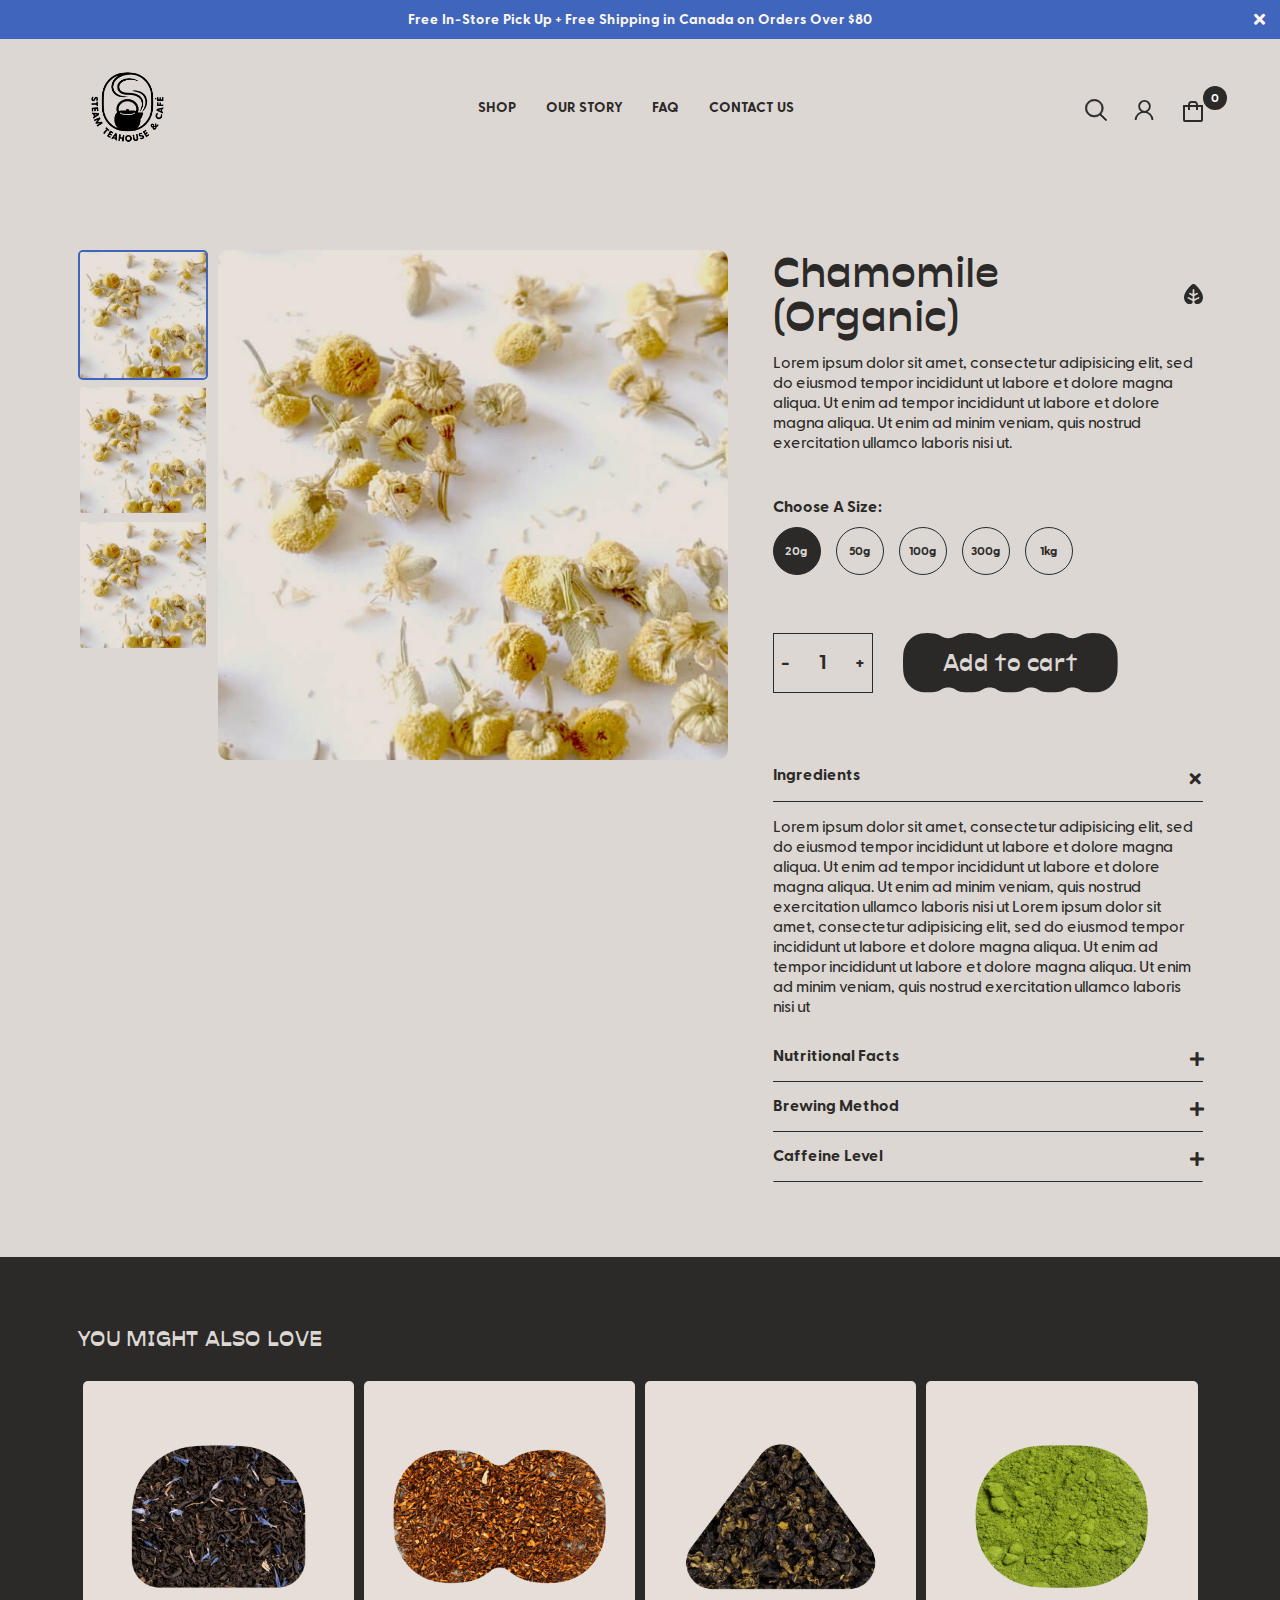
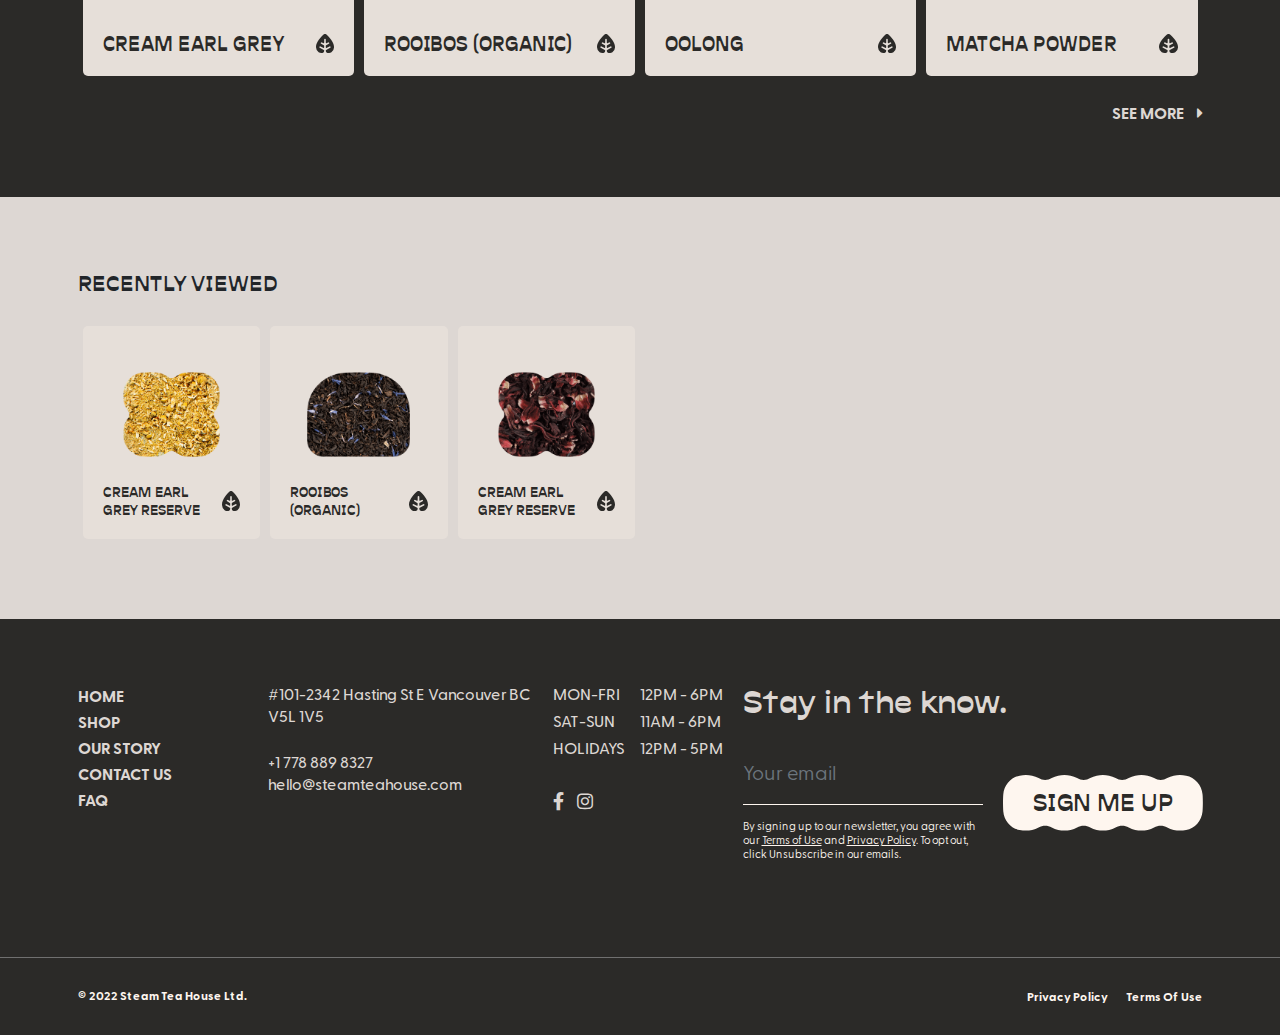
<file: single-product.html>
<!DOCTYPE html>
<html class="no-js" lang="en">
    <head>
        <meta charset="UTF-8" />
        <meta http-equiv="X-UA-Compatible" content="IE=edge" />
        <meta name="viewport" content="width=device-width, initial-scale=1" />
        <title>SteamTea Responsive  HTML5 Template</title>
        <meta name="description" content="SteamTea Responsive  HTML5 Template " />
        <meta name="keywords" content="business,corporate, creative, woocommerach, design, gallery, minimal, modern, landing page, cv, designer, freelancer, html, one page, personal, portfolio, programmer, responsive, nft, p2p, vcard, one page" />
        <meta name="author" content="SteamTea" />
        <!-- Place favicon.ico in the root directory -->
        <link rel="shortcut icon" href="favicon.png" type="image/x-icon">
        <!-- fonts file -->
        <link href="assets/fonts/fonts.css" rel="stylesheet"/>
        <!-- css file  -->
        <link rel="stylesheet" href="assets/css/plugins.css" />
        <link rel="stylesheet" href="assets/css/bootstrap.min.css" />
        <link rel="stylesheet" href="assets/css/style.css" />
        <link rel="stylesheet" href="assets/css/responsive.css" />
        <script src="assets/js/modernizr-3.11.2.min.js"></script>
    </head>
    <body>
        <!-- header area star here  -->
        <header class="header-area">
            <div class="header-top">
                <p>Free In-Store Pick Up + Free Shipping in Canada on Orders Over $80</p>
                <button class="close-btn"><i class="fas fa-times"></i></button>
            </div>
            <div class="container">
                <div class="header-wrap">
                    <div class="header-left">
                        <a class="navbar-brand" href="index.html"><img src="assets/images/logo1.png" alt="logo" /></a>
                    </div>
                    <nav class="main-menu-area">
                        <ul>
                            <li><a href="shop.html">Shop</a></li>
                            <li><a href="story.html">Our Story</a></li>
                            <li><a href="faq.html">FAQ</a></li>
                            <li><a href="contact.html">Contact Us</a></li>
                        </ul>
                    </nav>
                    <div class="header-right">
                        <ul>
                            <li><a href="#"><img class="icon" src="assets/images/search.svg" alt="search" /></a></li>
                            <li><a href="#"><img class="icon" src="assets/images/account.svg" alt="account" /></a></li>
                            <li><a href="#" data-bs-toggle="offcanvas" data-bs-target="#offcanvasCart" class="cart-btn"><img class="icon" src="assets/images/bag.svg" alt="bag" /> <span class="cart-items-count">0</span></a></li>
                        </ul>
                        <button class="menu-bar d-block d-lg-none" type="button" data-bs-toggle="offcanvas" data-bs-target="#offcanvasMobileMenu" aria-controls="offcanvasMobileMenu"><i class="fas fa-bars"></i></button>
                    </div>
                </div>
            </div>
        </header>
        <!-- header area end here  -->
        <div class="offcanvas offcanvas-end mobile-menu-area" tabindex="-1" id="offcanvasMobileMenu" >
            <div class="offcanvas-header">
                <a class="navbar-brand" href="index.html"><img src="assets/images/logo1.png" alt="logo" /></a>
                <button type="button" class="btn-close text-reset" data-bs-dismiss="offcanvas" aria-label="Close"><i class="fas fa-times"></i></button>
            </div>
            <div class="offcanvas-body">
                <nav class="mobile-menu">
                    <ul>
                        <li><a href="shop.html">Shop</a></li>
                        <li><a href="story.html">Our Story</a></li>
                        <li><a href="faq.html">FAQ</a></li>
                        <li><a href="contact.html">Contact Us</a></li>
                    </ul>
                </nav>
            </div>
        </div>
        <!-- single product area start here  -->
        <div class="single-product-section section">
            <div class="container">
                <div class="row">
                    <div class="col-lg-7">
                        <div class="product-section-left">
                            <div class="product-image-thumbnail">
                                <div class="product-image">
                                    <img src="assets/images/single-product-image-1.jpg" alt="single-product-image" />
                                </div>
                                <div class="product-image">
                                    <img src="assets/images/single-product-image-1.jpg" alt="single-product-image" />
                                </div>
                                <div class="product-image">
                                    <img src="assets/images/single-product-image-1.jpg" alt="single-product-image" />
                                </div>
                            </div>
                            <div class="product-image-slide">
                                <div class="product-image">
                                    <img src="assets/images/single-product-image-1.jpg" alt="single-product-image" />
                                </div>
                                <div class="product-image">
                                    <img src="assets/images/single-product-image-1.jpg" alt="single-product-image" />
                                </div>
                                <div class="product-image">
                                    <img src="assets/images/single-product-image-1.jpg" alt="single-product-image" />
                                </div>
                            </div>
                        </div>
                    </div>
                    <div class="col-lg-5">
                        <div class="product-section-right">
                            <div class="product-title-area">
                                <h2 class="product-title">Chamomile (Organic)</h2>
                                <img src="assets/images/product-icon.svg" alt="product icon" class="icon" />
                            </div>
                            <p class="product-short-descrption">Lorem ipsum dolor sit amet, consectetur adipisicing elit, sed do  eiusmod tempor incididunt ut labore et dolore magna aliqua. Ut enim  ad tempor incididunt ut labore et dolore magna aliqua. Ut enim  ad minim veniam, quis nostrud exercitation ullamco laboris nisi ut.</p>
                            <div class="product-swatch-size">
                                <h3 class="product-swatch-title">Choose a size:</h3>
                                <div class="size-list">
                                    <div class="single-size">
                                        <input id="swatch-20g" type="radio" name="option-0" value="20g" checked />
                                        <label class="swatch-text" for="swatch-20g">20g</label>
                                    </div>
                                    <div class="single-size">
                                        <input id="swatch-50g" type="radio" name="option-0" value="50g" />
                                        <label class="swatch-text" for="swatch-50g">50g</label>
                                    </div>
                                    <div class="single-size">
                                        <input id="swatch-100g" type="radio" name="option-0" value="100g" />
                                        <label class="swatch-text" for="swatch-100g">100g</label>
                                    </div>
                                    <div class="single-size">
                                        <input id="swatch-300g" type="radio" name="option-0" value="300g" />
                                        <label class="swatch-text" for="swatch-300g">300g</label>
                                    </div>
                                    <div class="single-size">
                                        <input id="swatch-1kg" type="radio" name="option-0" value="1kg" />
                                        <label class="swatch-text" for="swatch-1kg">1kg</label>
                                    </div>
                                </div>
                            </div>
                            <div class="qty-addto-cart-wrap">
                                <div class="qty-wrap">
                                    <div class="product-qty">
                                        <button class="dec qty-btn">-</button>
                                        <input class="qty-input" type="text" title="Quantity" value="1" readonly />
                                        <button class="inc qty-btn">+</button>
                                    </div>
                                </div>
                                <a class="secondary-btn" href="#">Add to cart</a>
                            </div>
                            <div class="product-content">
                                <div class="accordion primary-accordion" id="ProductContent">
                                    <div class="accordion-item">
                                      <h2 class="accordion-header" id="headingOne">
                                        <button class="accordion-button" type="button" data-bs-toggle="collapse" data-bs-target="#collapseOne" aria-expanded="true" aria-controls="collapseOne">
                                            Ingredients
                                        </button>
                                      </h2>
                                      <div id="collapseOne" class="accordion-collapse collapse show" aria-labelledby="headingOne" data-bs-parent="#ProductContent">
                                        <div class="accordion-body">
                                          <p>Lorem ipsum dolor sit amet, consectetur adipisicing elit, sed do  eiusmod tempor incididunt ut labore et dolore magna aliqua. Ut enim  ad tempor incididunt ut labore et dolore magna aliqua. Ut enim  ad minim veniam, quis nostrud exercitation ullamco laboris nisi ut Lorem ipsum dolor sit amet, consectetur adipisicing elit, sed do  eiusmod tempor incididunt ut labore et dolore magna aliqua. Ut enim  ad tempor incididunt ut labore et dolore magna aliqua. Ut enim  ad minim veniam, quis nostrud exercitation ullamco laboris nisi ut </p>
                                        </div>
                                      </div>
                                    </div>
                                    <div class="accordion-item">
                                      <h2 class="accordion-header" id="headingTwo">
                                        <button class="accordion-button collapsed" type="button" data-bs-toggle="collapse" data-bs-target="#collapseTwo" aria-expanded="false" aria-controls="collapseTwo">
                                            Nutritional Facts
                                        </button>
                                      </h2>
                                      <div id="collapseTwo" class="accordion-collapse collapse" aria-labelledby="headingTwo" data-bs-parent="#ProductContent">
                                        <div class="accordion-body">
                                            <p>Lorem ipsum dolor sit amet, consectetur adipisicing elit, sed do  eiusmod tempor incididunt ut labore et dolore magna aliqua. Ut enim  ad tempor incididunt ut labore et dolore magna aliqua. Ut enim  ad minim veniam, quis nostrud exercitation ullamco laboris nisi ut Lorem ipsum dolor sit amet, consectetur adipisicing elit, sed do  eiusmod tempor incididunt ut labore et dolore magna aliqua. Ut enim  ad tempor incididunt ut labore et dolore magna aliqua. Ut enim  ad minim veniam, quis nostrud exercitation ullamco laboris nisi ut </p>
                                        </div>
                                      </div>
                                    </div>
                                    <div class="accordion-item">
                                      <h2 class="accordion-header" id="headingThree">
                                        <button class="accordion-button collapsed" type="button" data-bs-toggle="collapse" data-bs-target="#collapseThree" aria-expanded="false" aria-controls="collapseThree">
                                            Brewing Method
                                        </button>
                                      </h2>
                                      <div id="collapseThree" class="accordion-collapse collapse" aria-labelledby="headingThree" data-bs-parent="#ProductContent">
                                        <div class="accordion-body">
                                            <p>Lorem ipsum dolor sit amet, consectetur adipisicing elit, sed do  eiusmod tempor incididunt ut labore et dolore magna aliqua. Ut enim  ad tempor incididunt ut labore et dolore magna aliqua. Ut enim  ad minim veniam, quis nostrud exercitation ullamco laboris nisi ut Lorem ipsum dolor sit amet, consectetur adipisicing elit, sed do  eiusmod tempor incididunt ut labore et dolore magna aliqua. Ut enim  ad tempor incididunt ut labore et dolore magna aliqua. Ut enim  ad minim veniam, quis nostrud exercitation ullamco laboris nisi ut </p>
                                        </div>
                                      </div>
                                    </div>
                                    <div class="accordion-item">
                                      <h2 class="accordion-header" id="headingFour">
                                        <button class="accordion-button collapsed" type="button" data-bs-toggle="collapse" data-bs-target="#collapseFour" aria-expanded="false" aria-controls="collapseFour">
                                            Caffeine Level
                                        </button>
                                      </h2>
                                      <div id="collapseFour" class="accordion-collapse collapse" aria-labelledby="headingFour" data-bs-parent="#ProductContent">
                                        <div class="accordion-body">
                                            <p>Lorem ipsum dolor sit amet, consectetur adipisicing elit, sed do  eiusmod tempor incididunt ut labore et dolore magna aliqua. Ut enim  ad tempor incididunt ut labore et dolore magna aliqua. Ut enim  ad minim veniam, quis nostrud exercitation ullamco laboris nisi ut Lorem ipsum dolor sit amet, consectetur adipisicing elit, sed do  eiusmod tempor incididunt ut labore et dolore magna aliqua. Ut enim  ad tempor incididunt ut labore et dolore magna aliqua. Ut enim  ad minim veniam, quis nostrud exercitation ullamco laboris nisi ut </p>
                                        </div>
                                      </div>
                                    </div>
                                </div>
                            </div>
                        </div>
                    </div>
                </div>
            </div>
        </div>
        <!-- single product area end here  -->
        <!-- featured items area start here  -->
        <div class="featured-items-area section-bg">
            <div class="container">
                <div class="row">
                    <div class="col-lg-12">
                        <h2 class="featured-title">You might also LOVE</h2>
                    </div>
                </div>
                <div class="row g-0">
                    <div class="col-xl-3 col-lg-4 col-md-6">
                        <div class="single-product">
                            <div class="product-thumbnil">
                                <a href="single-product.html"><img src="assets/images/product-item-2.png" alt="item" /></a>
                            </div>
                            <div class="product-info">
                                <h3 class="product-title"><a href="single-product.html">Cream Earl Grey</a></h3>
                                <img class="icon" src="assets/images/product-icon.svg" alt="icon" />
                            </div>
                        </div>
                    </div>
                    <div class="col-xl-3 col-lg-4 col-md-6">
                        <div class="single-product">
                            <div class="product-thumbnil">
                                <a href="single-product.html"><img src="assets/images/product-item-1.png" alt="item" /></a>
                            </div>
                            <div class="product-info">
                                <h3 class="product-title"><a href="single-product.html">Rooibos (Organic)</a></h3>
                                <img class="icon" src="assets/images/product-icon.svg" alt="icon" />
                            </div>
                        </div>
                    </div>
                    <div class="col-xl-3 col-lg-4 col-md-6">
                        <div class="single-product">
                            <div class="product-thumbnil">
                                <a href="single-product.html"><img src="assets/images/product-item-4.png" alt="item" /></a>
                            </div>
                            <div class="product-info">
                                <h3 class="product-title"><a href="single-product.html">Oolong</a></h3>
                                <img class="icon" src="assets/images/product-icon.svg" alt="icon" />
                            </div>
                        </div>
                    </div>
                    <div class="col-xl-3 col-lg-4 col-md-6">
                        <div class="single-product">
                            <div class="product-thumbnil">
                                <a href="single-product.html"><img src="assets/images/product-item-7.png" alt="item" /></a>
                            </div>
                            <div class="product-info">
                                <h3 class="product-title"><a href="single-product.html">Matcha Powder</a></h3>
                                <img class="icon" src="assets/images/product-icon.svg" alt="icon" />
                            </div>
                        </div>
                    </div>
                </div>
                <div class="see-more-area text-end">
                    <a href="#" class="see-more-btn">SEE MORE <i class="fas fa-caret-right"></i></a>
                </div>
            </div>
        </div>
        <!-- featured items area end here  -->
        <!-- recently-viewed area start here  -->
        <div class="recently-viewed section">
            <div class="container">
                <div class="row">
                    <div class="col-lg-12">
                        <h2 class="section-inner-title text-dark">Recently Viewed</h2>
                    </div>
                </div>
                <div class="row g-0">
                    <div class="col-xl-2 col-lg-3 col-md-4 col-sm-6 col-6">
                        <div class="single-product">
                            <div class="product-thumbnil">
                                <a href="single-product.html"><img src="assets/images/product-item-3.png" alt="item" /></a>
                            </div>
                            <div class="product-info">
                                <h3 class="product-title"><a href="single-product.html">Cream Earl  Grey Reserve</a></h3>
                                <img class="icon" src="assets/images/product-icon.svg" alt="icon" />
                            </div>
                        </div>
                    </div>
                    <div class="col-xl-2 col-lg-3 col-md-4 col-sm-6 col-6">
                        <div class="single-product">
                            <div class="product-thumbnil">
                                <a href="single-product.html"><img src="assets/images/product-item-2.png" alt="item" /></a>
                            </div>
                            <div class="product-info">
                                <h3 class="product-title"><a href="single-product.html">Rooibos (organic)</a></h3>
                                <img class="icon" src="assets/images/product-icon.svg" alt="icon" />
                            </div>
                        </div>
                    </div>
                    <div class="col-xl-2 col-lg-3 col-md-4 col-sm-6 col-6">
                        <div class="single-product">
                            <div class="product-thumbnil">
                                <a href="single-product.html"><img src="assets/images/product-item-9.png" alt="item" /></a>
                            </div>
                            <div class="product-info">
                                <h3 class="product-title"><a href="single-product.html">Cream Earl  Grey Reserve</a></h3>
                                <img class="icon" src="assets/images/product-icon.svg" alt="icon" />
                            </div>
                        </div>
                    </div>
                </div>
            </div>
        </div>
        <!-- recently-viewed area end here  -->
        <!-- footer area start here  -->
        <footer class="footer-area">
            <div class="footer-top">
                <div class="container">
                    <div class="row">
                        <div class="col-xl-2 col-lg-6 col-md-4">
                            <div class="single-widget footer-menu">
                                <ul>
                                    <li><a href="index.html">Home</a></li>
                                    <li><a href="shop.html">Shop</a></li>
                                    <li><a href="story.html">Our Story</a></li>
                                    <li><a href="contact.html">Contact Us</a></li>
                                    <li><a href="faq.html">FAQ</a></li>
                                </ul>
                            </div>
                        </div>
                        <div class="col-xl-3 col-lg-6 col-md-4">
                            <div class="single-widget contact-info">
                                <p>#101-2342 Hasting St E Vancouver BC V5L 1V5</p>
                                <p>+1 778 889 8327<br />hello@steamteahouse.com</p>
                            </div>
                        </div>
                        <div class="col-xl-2 col-lg-6 col-md-4">
                            <div class="single-widget">
                                <ul class="shop-open-time">
                                    <li><span class="day-text">Mon-fri</span> <span class="time">12pm - 6pm</span></li>
                                    <li><span class="day-text">Sat-sun</span> <span class="time">11am - 6pm</span></li>
                                    <li><span class="day-text">Holidays</span> <span class="time">12pm - 5pm</span></li>
                                </ul>
                                <ul class="social-media">
                                    <li><a href="#"><i class="fab fa-facebook-f"></i></a></li>
                                    <li><a href="#"><i class="fab fa-instagram"></i></a></li>
                                </ul>
                            </div>
                        </div>
                        <div class="col-xl-5 col-lg-6 col-md-12">
                            <div class="single-widget newsletter-widget">
                                <h3 class="widget-title">Stay in the know.</h3>
                                <div class="newsletter-form">
                                    <form action="#">
                                        <div class="newsletter-wrap">
                                            <div class="newsletter-left">
                                                <input type="email" class="form-control" id="email" placeholder="Your email" />
                                                <p class="newsletter-text">By signing up to our newsletter, you agree with our  <a href="#">Terms of Use</a> and  <a href="#">Privacy Policy</a>. To opt out, click Unsubscribe in our emails.</p>
                                            </div>
                                            <button type="submit" class="primary-btn">SIGN ME UP</button>
                                        </div>
                                    </form>
                                </div>
                            </div>
                        </div>
                    </div>
                </div>
            </div>
            <div class="footer-bottom">
                <div class="container">
                    <div class="row">
                        <div class="col-md-6 text-center text-md-start">
                            <div class="copyright-area">
                                <p>&copy; 2022 Steam Tea House  Ltd.</p>
                            </div>
                        </div>
                        <div class="col-md-6 text-center text-md-end">
                            <ul class="footer-bottom-menu">
                                <li><a href="privacy.html">Privacy Policy</a></li>
                                <li><a href="terms.html">Terms of Use</a></li>
                            </ul>
                        </div>
                    </div>
                </div>
            </div>
        </footer>
        <!-- footer area end here  -->
        <!-- offcanvas-cart start here  -->
        <div class="offcanvas offcanvas-end offcanvas-cart" tabindex="-1" id="offcanvasCart">
            <div class="offcanvas-header">
              <h3 class="cart-top-title">your bag</h3>
              <button type="button" class="btn-close text-reset" data-bs-dismiss="offcanvas" aria-label="Close"><i class="fas fa-times"></i></button>
            </div>
            <div class="offcanvas-body">
                <div class="offcanvas-boty-top">
                    <div class="cart-item-list">
                        <div class="single-card-item">
                            <div class="product-image">
                                <img src="assets/images/product-item-1.png" alt="item" />
                            </div>
                            <div class="product-info">
                              <h4 class="product-name">product name</h4>
                              <span class="product-quantity">50g</span>
                            </div>
                            <div class="product-qty">
                                <button class="dec qty-btn">-</button>
                                <input class="qty-input" type="text" title="Quantity" value="1" readonly />
                                <button class="inc qty-btn">+</button>
                            </div>
                            <div class="product-price">
                              <h4 class="price">$45</h4>
                            </div>
                        </div>
                        <div class="single-card-item">
                            <div class="product-image">
                                <img src="assets/images/product-item-1.png" alt="item" />
                            </div>
                            <div class="product-info">
                              <h4 class="product-name">product name</h4>
                              <span class="product-quantity">50g</span>
                            </div>
                            <div class="product-qty">
                                <button class="dec qty-btn">-</button>
                                <input class="qty-input" type="text" title="Quantity" value="1" readonly />
                                <button class="inc qty-btn">+</button>
                            </div>
                            <div class="product-price">
                              <h4 class="price">$45</h4>
                            </div>
                        </div>
                    </div>
                    <div class="sub-total-area">
                        <h4 class="subtotal-title">subtotal</h4>
                        <span class="subtotal-price">$100</span>
                    </div>
                </div>
                <div class="offcanvas-boty-bottom">
                    <a href="#" class="checkout-btn">checkout</a>
                </div>
            </div>
        </div>
        <!-- offcanvas-cart end here  -->
        <!-- Js file  -->
        <script src="assets/js/jquery-3.6.0.min.js"></script>
        <script src="assets/js/bootstrap.bundle.min.js"></script>
        <script src="assets/js/plugins.js"></script>
        <script src="assets/js/main.js"></script>
    </body>
</html>
</file>
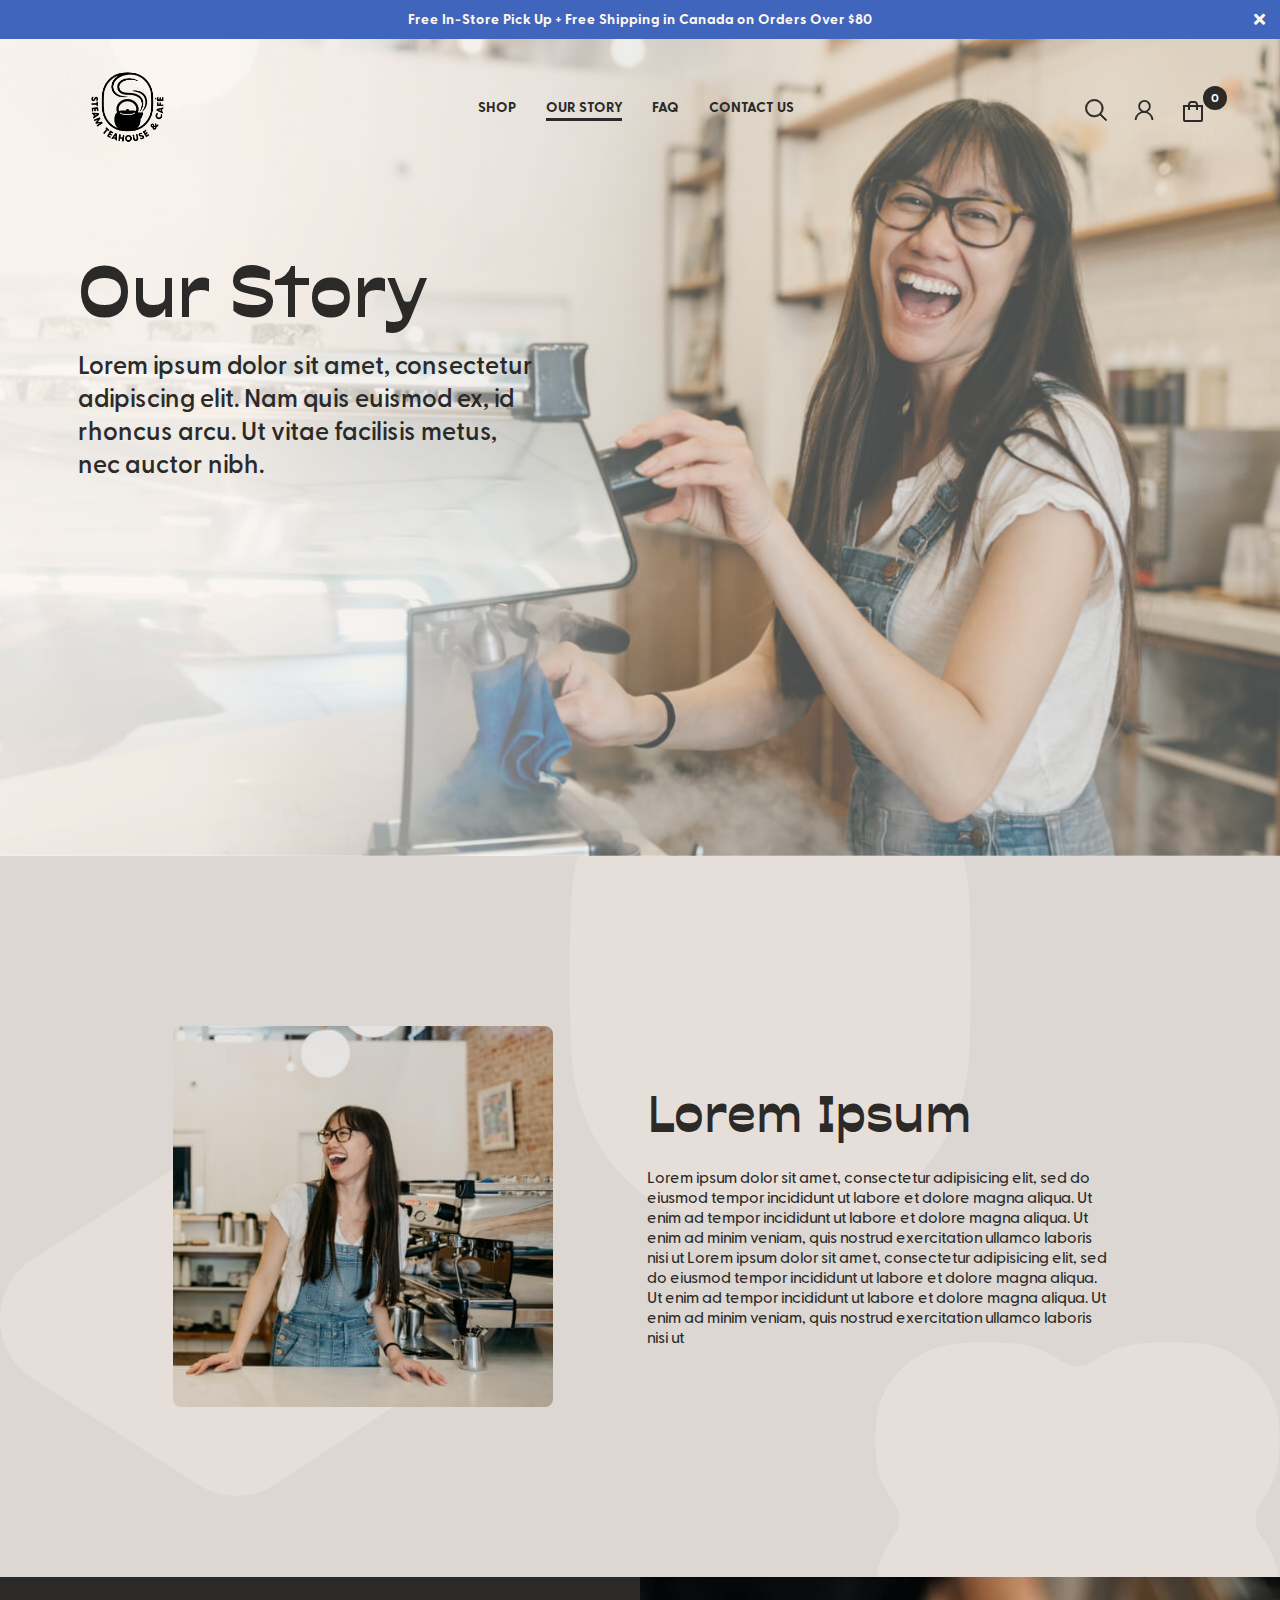
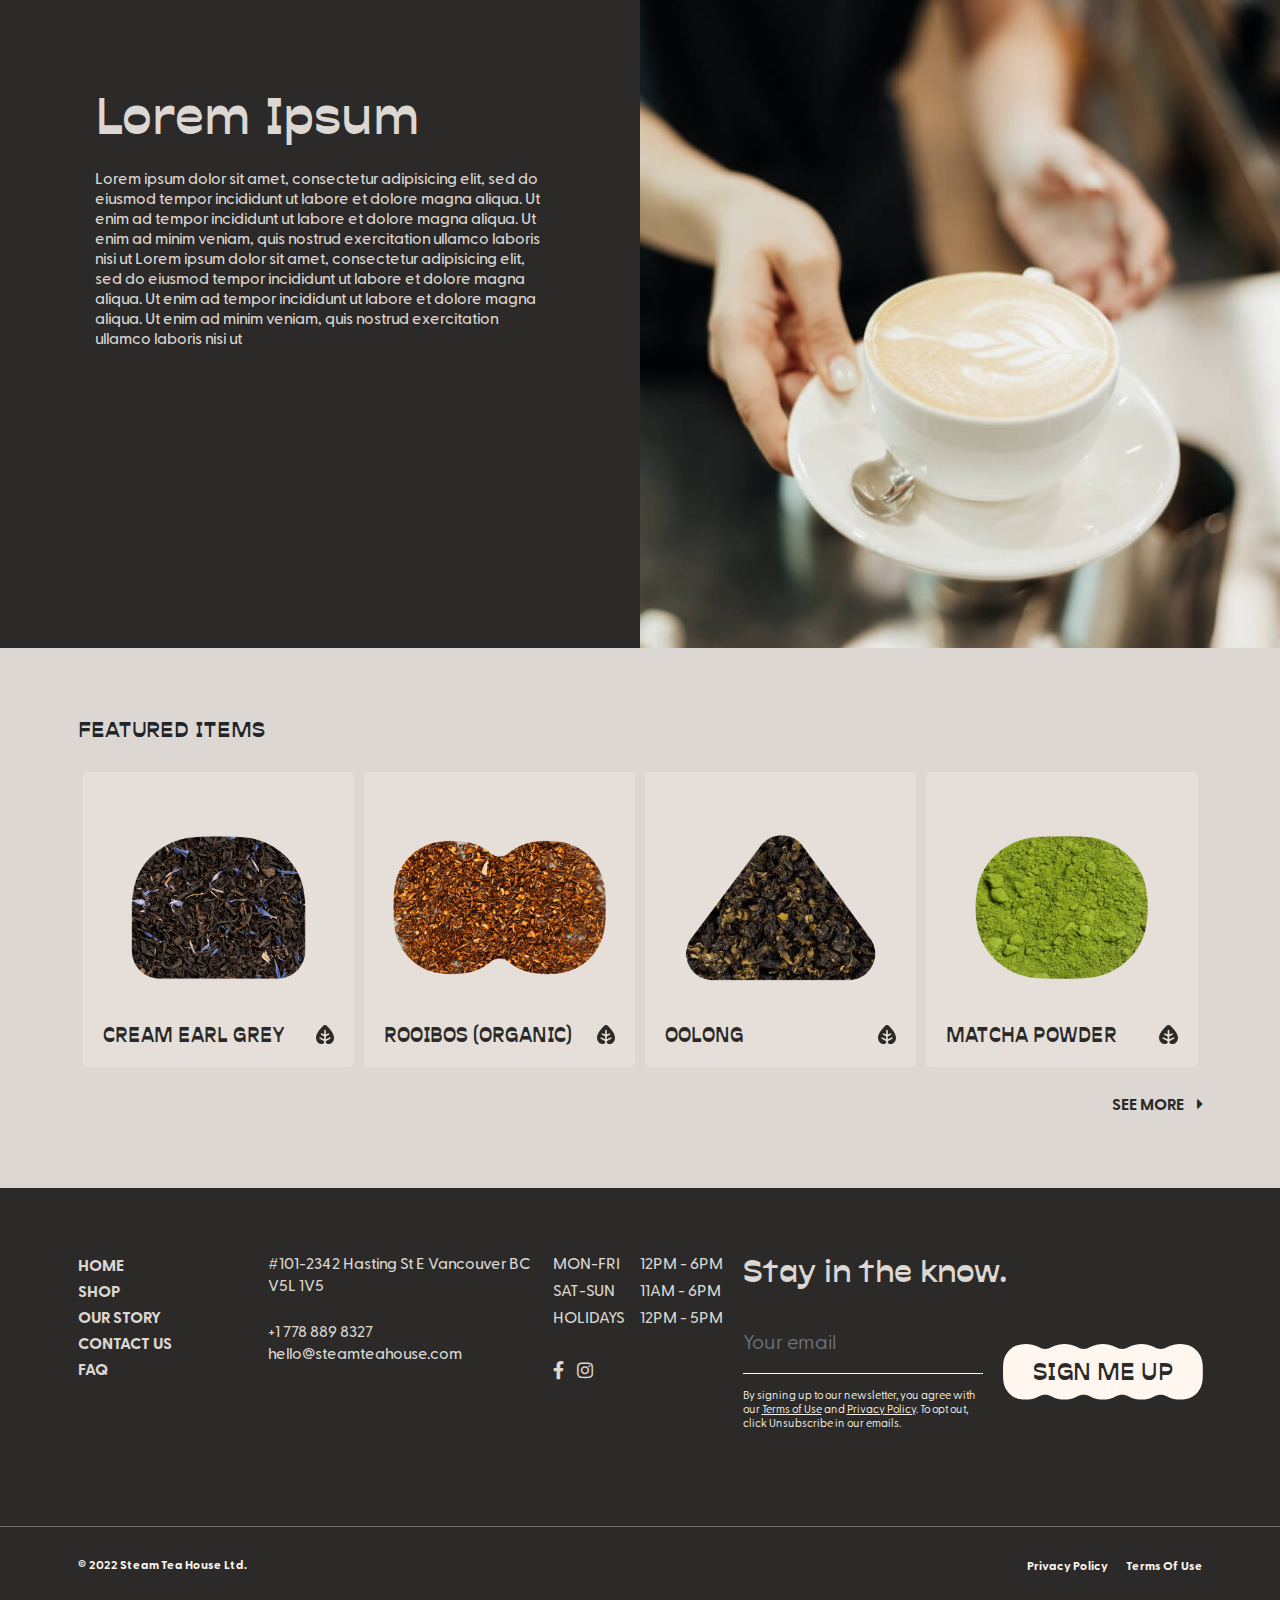
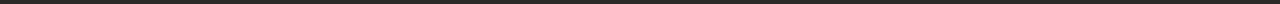
<file: story.html>
<!DOCTYPE html>
<html class="no-js" lang="en">
    <head>
        <meta charset="UTF-8" />
        <meta http-equiv="X-UA-Compatible" content="IE=edge" />
        <meta name="viewport" content="width=device-width, initial-scale=1" />
        <title>SteamTea Responsive  HTML5 Template</title>
        <meta name="description" content="SteamTea Responsive  HTML5 Template " />
        <meta name="keywords" content="business,corporate, creative, woocommerach, design, gallery, minimal, modern, landing page, cv, designer, freelancer, html, one page, personal, portfolio, programmer, responsive, nft, p2p, vcard, one page" />
        <meta name="author" content="SteamTea" />
        <!-- Place favicon.ico in the root directory -->
        <link rel="shortcut icon" href="favicon.png" type="image/x-icon">
        <!-- fonts file -->
        <link href="assets/fonts/fonts.css" rel="stylesheet"/>
        <!-- css file  -->
        <link rel="stylesheet" href="assets/css/plugins.css" />
        <link rel="stylesheet" href="assets/css/bootstrap.min.css" />
        <link rel="stylesheet" href="assets/css/style.css" />
        <link rel="stylesheet" href="assets/css/responsive.css" />
        <script src="assets/js/modernizr-3.11.2.min.js"></script>
    </head>
    <body>
        <!-- header area star here  -->
        <header class="header-area header-transparent">
            <div class="header-top">
                <p>Free In-Store Pick Up + Free Shipping in Canada on Orders Over $80</p>
                <button class="close-btn"><i class="fas fa-times"></i></button>
            </div>
            <div class="container">
                <div class="header-wrap">
                    <div class="header-left">
                        <a class="navbar-brand" href="index.html"><img src="assets/images/logo1.png" alt="logo" /></a>
                    </div>
                    <nav class="main-menu-area">
                        <ul>
                            <li><a href="shop.html">Shop</a></li>
                            <li class="active"><a href="story.html">Our Story</a></li>
                            <li><a href="faq.html">FAQ</a></li>
                            <li><a href="contact.html">Contact Us</a></li>
                        </ul>
                    </nav>
                    <div class="header-right">
                        <ul>
                            <li><a href="#"><img class="icon" src="assets/images/search.svg" alt="search" /></a></li>
                            <li><a href="#"><img class="icon" src="assets/images/account.svg" alt="account" /></a></li>
                            <li><a href="#" data-bs-toggle="offcanvas" data-bs-target="#offcanvasCart" class="cart-btn"><img class="icon" src="assets/images/bag.svg" alt="bag" /> <span class="cart-items-count">0</span></a></li>
                        </ul>
                        <button class="menu-bar d-block d-lg-none" type="button" data-bs-toggle="offcanvas" data-bs-target="#offcanvasMobileMenu" aria-controls="offcanvasMobileMenu"><i class="fas fa-bars"></i></button>
                    </div>
                </div>
            </div>
        </header>
        <!-- header area end here  -->
        <div class="offcanvas offcanvas-end mobile-menu-area" tabindex="-1" id="offcanvasMobileMenu" >
            <div class="offcanvas-header">
                <a class="navbar-brand" href="index.html"><img src="assets/images/logo1.png" alt="logo" /></a>
                <button type="button" class="btn-close text-reset" data-bs-dismiss="offcanvas" aria-label="Close"><i class="fas fa-times"></i></button>
            </div>
            <div class="offcanvas-body">
                <nav class="mobile-menu">
                    <ul>
                        <li><a href="shop.html">Shop</a></li>
                        <li class="active"><a href="story.html">Our Story</a></li>
                        <li><a href="faq.html">FAQ</a></li>
                        <li><a href="contact.html">Contact Us</a></li>
                    </ul>
                </nav>
            </div>
        </div>
        <!-- story-banner-area start here  -->
        <div class="story-banenr-area">
            <div class="container">
                <div class="row">
                    <div class="col-lg-5">
                        <h2 class="baner-title">Our Story</h2>
                        <p class="banner-content">Lorem ipsum dolor sit amet, consectetur adipiscing elit. Nam quis euismod ex, id rhoncus arcu. Ut vitae facilisis metus, nec auctor nibh. </p>
                    </div>
                </div>
            </div>
        </div>
        <!-- story-banner-area end here  -->
        <!-- about area star here  -->
        <div class="about-area">
            <div class="container">
                <div class="row">
                    <div class="col-lg-10 offset-lg-1">
                        <div class="row align-items-center">
                            <div class="col-lg-5 col-md-6">
                                <div class="about-image">
                                    <img src="assets/images/about-image.jpg" alt="about-image" />
                                </div>
                            </div>
                            <div class="col-lg-6 offset-lg-1 col-md-6">
                                <div class="about-info">
                                    <h2 class="about-title">Lorem Ipsum</h2>
                                    <p class="about-content">Lorem ipsum dolor sit amet, consectetur adipisicing elit, sed do  eiusmod tempor incididunt ut labore et dolore magna aliqua. Ut enim  ad tempor incididunt ut labore et dolore magna aliqua. Ut enim  ad minim veniam, quis nostrud exercitation ullamco laboris nisi ut Lorem ipsum dolor sit amet, consectetur adipisicing elit, sed do  eiusmod tempor incididunt ut labore et dolore magna aliqua. Ut enim  ad tempor incididunt ut labore et dolore magna aliqua. Ut enim  ad minim veniam, quis nostrud exercitation ullamco laboris nisi ut </p>
                                </div>
                            </div>
                        </div>
                    </div>
                </div>
            </div>
        </div>
        <!-- about area end here  -->
        <!-- product serve area start here  -->
        <div class="product-service">
            <div class="container-fluid g-0">
                <div class="row g-0">
                    <div class="col-md-6 order-last order-lg-first">
                        <div class="product-service-info">
                            <h2 class="product-service-title">Lorem Ipsum</h2>
                            <p class="product-service-content">Lorem ipsum dolor sit amet, consectetur adipisicing elit, sed do  eiusmod tempor incididunt ut labore et dolore magna aliqua. Ut enim  ad tempor incididunt ut labore et dolore magna aliqua. Ut enim  ad minim veniam, quis nostrud exercitation ullamco laboris nisi ut Lorem ipsum dolor sit amet, consectetur adipisicing elit, sed do  eiusmod tempor incididunt ut labore et dolore magna aliqua. Ut enim  ad tempor incididunt ut labore et dolore magna aliqua. Ut enim  ad minim veniam, quis nostrud exercitation ullamco laboris nisi ut </p>
                        </div>
                    </div>
                    <div class="col-md-6 order-first order-lg-last">
                        <div class="service-image">
                            <img src="assets/images/product-service-image.jpg" alt="product-service-image" />
                        </div>
                    </div>
                </div>
            </div>
        </div>
        <!-- product serve area end here  -->
        <!-- featured items area start here  -->
        <div class="featured-items-area">
            <div class="container">
                <h2 class="featured-title text-dark">Featured Items</h2>
                <div class="row g-0">
                    <div class="col-xl-3 col-lg-4 col-md-6">
                        <div class="single-product">
                            <div class="product-thumbnil">
                                <a href="single-product.html"><img src="assets/images/product-item-2.png" alt="item" /></a>
                            </div>
                            <div class="product-info">
                                <h3 class="product-title"><a href="single-product.html">Cream Earl Grey</a></h3>
                                <img class="icon" src="assets/images/product-icon.svg" alt="icon" />
                            </div>
                        </div>
                    </div>
                    <div class="col-xl-3 col-lg-4 col-md-6">
                        <div class="single-product">
                            <div class="product-thumbnil">
                                <a href="single-product.html"><img src="assets/images/product-item-1.png" alt="item" /></a>
                            </div>
                            <div class="product-info">
                                <h3 class="product-title"><a href="single-product.html">Rooibos (Organic)</a></h3>
                                <img class="icon" src="assets/images/product-icon.svg" alt="icon" />
                            </div>
                        </div>
                    </div>
                    <div class="col-xl-3 col-lg-4 col-md-6">
                        <div class="single-product">
                            <div class="product-thumbnil">
                                <a href="single-product.html"><img src="assets/images/product-item-4.png" alt="item" /></a>
                            </div>
                            <div class="product-info">
                                <h3 class="product-title"><a href="single-product.html">Oolong</a></h3>
                                <img class="icon" src="assets/images/product-icon.svg" alt="icon" />
                            </div>
                        </div>
                    </div>
                    <div class="col-xl-3 col-lg-4 col-md-6">
                        <div class="single-product">
                            <div class="product-thumbnil">
                                <a href="single-product.html"><img src="assets/images/product-item-7.png" alt="item" /></a>
                            </div>
                            <div class="product-info">
                                <h3 class="product-title"><a href="single-product.html">Matcha Powder</a></h3>
                                <img class="icon" src="assets/images/product-icon.svg" alt="icon" />
                            </div>
                        </div>
                    </div>
                </div>
                <div class="see-more-area text-end">
                    <a href="#" class="see-more-btn">SEE MORE <i class="fas fa-caret-right"></i></a>
                </div>
            </div>
        </div>
        <!-- featured items area end here  -->
        <!-- footer area start here  -->
        <footer class="footer-area">
            <div class="footer-top">
                <div class="container">
                    <div class="row">
                        <div class="col-xl-2 col-lg-6 col-md-4">
                            <div class="single-widget footer-menu">
                                <ul>
                                    <li><a href="index.html">Home</a></li>
                                    <li><a href="shop.html">Shop</a></li>
                                    <li><a href="story.html">Our Story</a></li>
                                    <li><a href="contact.html">Contact Us</a></li>
                                    <li><a href="faq.html">FAQ</a></li>
                                </ul>
                            </div>
                        </div>
                        <div class="col-xl-3 col-lg-6 col-md-4">
                            <div class="single-widget contact-info">
                                <p>#101-2342 Hasting St E Vancouver BC V5L 1V5</p>
                                <p>+1 778 889 8327<br />hello@steamteahouse.com</p>
                            </div>
                        </div>
                        <div class="col-xl-2 col-lg-6 col-md-4">
                            <div class="single-widget">
                                <ul class="shop-open-time">
                                    <li><span class="day-text">Mon-fri</span> <span class="time">12pm - 6pm</span></li>
                                    <li><span class="day-text">Sat-sun</span> <span class="time">11am - 6pm</span></li>
                                    <li><span class="day-text">Holidays</span> <span class="time">12pm - 5pm</span></li>
                                </ul>
                                <ul class="social-media">
                                    <li><a href="#"><i class="fab fa-facebook-f"></i></a></li>
                                    <li><a href="#"><i class="fab fa-instagram"></i></a></li>
                                </ul>
                            </div>
                        </div>
                        <div class="col-xl-5 col-lg-6 col-md-12">
                            <div class="single-widget newsletter-widget">
                                <h3 class="widget-title">Stay in the know.</h3>
                                <div class="newsletter-form">
                                    <form action="#">
                                        <div class="newsletter-wrap">
                                            <div class="newsletter-left">
                                                <input type="email" class="form-control" id="email" placeholder="Your email" />
                                                <p class="newsletter-text">By signing up to our newsletter, you agree with our  <a href="#">Terms of Use</a> and  <a href="#">Privacy Policy</a>. To opt out, click Unsubscribe in our emails.</p>
                                            </div>
                                            <button type="submit" class="primary-btn">SIGN ME UP</button>
                                        </div>
                                    </form>
                                </div>
                            </div>
                        </div>
                    </div>
                </div>
            </div>
            <div class="footer-bottom">
                <div class="container">
                    <div class="row">
                        <div class="col-md-6 text-center text-md-start">
                            <div class="copyright-area">
                                <p>&copy; 2022 Steam Tea House  Ltd.</p>
                            </div>
                        </div>
                        <div class="col-md-6 text-center text-md-end">
                            <ul class="footer-bottom-menu">
                                <li><a href="privacy.html">Privacy Policy</a></li>
                                <li><a href="terms.html">Terms of Use</a></li>
                            </ul>
                        </div>
                    </div>
                </div>
            </div>
        </footer>
        <!-- footer area end here  -->
        <!-- offcanvas-cart start here  -->
        <div class="offcanvas offcanvas-end offcanvas-cart" tabindex="-1" id="offcanvasCart">
            <div class="offcanvas-header">
              <h3 class="cart-top-title">your bag</h3>
              <button type="button" class="btn-close text-reset" data-bs-dismiss="offcanvas" aria-label="Close"><i class="fas fa-times"></i></button>
            </div>
            <div class="offcanvas-body">
                <div class="offcanvas-boty-top">
                    <div class="cart-item-list">
                        <div class="single-card-item">
                            <div class="product-image">
                                <img src="assets/images/product-item-1.png" alt="item" />
                            </div>
                            <div class="product-info">
                              <h4 class="product-name">product name</h4>
                              <span class="product-quantity">50g</span>
                            </div>
                            <div class="product-qty">
                                <button class="dec qty-btn">-</button>
                                <input class="qty-input" type="text" title="Quantity" value="1" readonly />
                                <button class="inc qty-btn">+</button>
                            </div>
                            <div class="product-price">
                              <h4 class="price">$45</h4>
                            </div>
                        </div>
                        <div class="single-card-item">
                            <div class="product-image">
                                <img src="assets/images/product-item-1.png" alt="item" />
                            </div>
                            <div class="product-info">
                              <h4 class="product-name">product name</h4>
                              <span class="product-quantity">50g</span>
                            </div>
                            <div class="product-qty">
                                <button class="dec qty-btn">-</button>
                                <input class="qty-input" type="text" title="Quantity" value="1" readonly />
                                <button class="inc qty-btn">+</button>
                            </div>
                            <div class="product-price">
                              <h4 class="price">$45</h4>
                            </div>
                        </div>
                    </div>
                    <div class="sub-total-area">
                        <h4 class="subtotal-title">subtotal</h4>
                        <span class="subtotal-price">$100</span>
                    </div>
                </div>
                <div class="offcanvas-boty-bottom">
                    <a href="#" class="checkout-btn">checkout</a>
                </div>
            </div>
        </div>
        <!-- offcanvas-cart end here  -->
        <!-- Js file  -->
        <script src="assets/js/jquery-3.6.0.min.js"></script>
        <script src="assets/js/bootstrap.bundle.min.js"></script>
        <script src="assets/js/plugins.js"></script>
        <script src="assets/js/main.js"></script>
    </body>
</html>
</file>
<file: assets/fonts/fonts.css>
/* Greycliff CF font family  */
@font-face {
    font-family: 'Greycliff CF';
    src: url('GreycliffCF-Regular.eot');
    src: url('GreycliffCF-Regular.eot?#iefix') format('embedded-opentype'),
        url('GreycliffCF-Regular.woff2') format('woff2'),
        url('GreycliffCF-Regular.woff') format('woff'),
        url('GreycliffCF-Regular.ttf') format('truetype');
    font-weight: normal;
    font-style: normal;
    font-display: swap;
}

@font-face {
    font-family: 'Greycliff CF';
    src: url('GreycliffCF-Medium.eot');
    src: url('GreycliffCF-Medium.eot?#iefix') format('embedded-opentype'),
        url('GreycliffCF-Medium.woff2') format('woff2'),
        url('GreycliffCF-Medium.woff') format('woff'),
        url('GreycliffCF-Medium.ttf') format('truetype');
    font-weight: 500;
    font-style: normal;
    font-display: swap;
}

@font-face {
    font-family: 'Greycliff CF';
    src: url('GreycliffCF-Bold.eot');
    src: url('GreycliffCF-Bold.eot?#iefix') format('embedded-opentype'),
        url('GreycliffCF-Bold.woff2') format('woff2'),
        url('GreycliffCF-Bold.woff') format('woff'),
        url('GreycliffCF-Bold.ttf') format('truetype');
    font-weight: bold;
    font-style: normal;
    font-display: swap;
}

@font-face {
    font-family: 'Greycliff CF Demi';
    src: url('GreycliffCF-DemiBold.eot');
    src: url('GreycliffCF-DemiBold.eot?#iefix') format('embedded-opentype'),
        url('GreycliffCF-DemiBold.woff2') format('woff2'),
        url('GreycliffCF-DemiBold.woff') format('woff'),
        url('GreycliffCF-DemiBold.ttf') format('truetype');
    font-weight: 600;
    font-style: normal;
    font-display: swap;
}

@font-face {
    font-family: 'Greycliff CF';
    src: url('GreycliffCF-Heavy.eot');
    src: url('GreycliffCF-Heavy.eot?#iefix') format('embedded-opentype'),
        url('GreycliffCF-Heavy.woff2') format('woff2'),
        url('GreycliffCF-Heavy.woff') format('woff'),
        url('GreycliffCF-Heavy.ttf') format('truetype');
    font-weight: 900;
    font-style: normal;
    font-display: swap;
}
/* Antipol font family  */
@font-face {
    font-family: 'Antipol';
    src: url('Antipol-Bold.eot');
    src: url('Antipol-Bold.eot?#iefix') format('embedded-opentype'),
        url('Antipol-Bold.woff2') format('woff2'),
        url('Antipol-Bold.woff') format('woff'),
        url('Antipol-Bold.ttf') format('truetype');
    font-weight: bold;
    font-style: normal;
    font-display: swap;
}

@font-face {
    font-family: 'Antipol Wide';
    src: url('Antipol-WideRegular.eot');
    src: url('Antipol-WideRegular.eot?#iefix') format('embedded-opentype'),
        url('Antipol-WideRegular.woff2') format('woff2'),
        url('Antipol-WideRegular.woff') format('woff'),
        url('Antipol-WideRegular.ttf') format('truetype');
    font-weight: normal;
    font-style: normal;
    font-display: swap;
}

@font-face {
    font-family: 'Antipol Wide';
    src: url('Antipol-WideMedium.eot');
    src: url('Antipol-WideMedium.eot?#iefix') format('embedded-opentype'),
        url('Antipol-WideMedium.woff2') format('woff2'),
        url('Antipol-WideMedium.woff') format('woff'),
        url('Antipol-WideMedium.ttf') format('truetype');
    font-weight: 500;
    font-style: normal;
    font-display: swap;
}

@font-face {
    font-family: 'Antipol Wide';
    src: url('Antipol-WideBold.eot');
    src: url('Antipol-WideBold.eot?#iefix') format('embedded-opentype'),
        url('Antipol-WideBold.woff2') format('woff2'),
        url('Antipol-WideBold.woff') format('woff'),
        url('Antipol-WideBold.ttf') format('truetype');
    font-weight: bold;
    font-style: normal;
    font-display: swap;
}

@font-face {
    font-family: 'Antipol Extended';
    src: url('Antipol-ExtendedBold.eot');
    src: url('Antipol-ExtendedBold.eot?#iefix') format('embedded-opentype'),
        url('Antipol-ExtendedBold.woff2') format('woff2'),
        url('Antipol-ExtendedBold.woff') format('woff'),
        url('Antipol-ExtendedBold.ttf') format('truetype');
    font-weight: bold;
    font-style: normal;
    font-display: swap;
}
</file>
<file: assets/css/style.css>
/*
------------- Table of content ----------------

Template Name: SteamTea Responsive HTML5 Template
Template URI: http://SteamTea.com
Description: SteamTea Responsive HTML5 Template
Author: Gobinda Sarkar
Author URI: http://SteamTea.com
Version: 1.0

---------------------- common content ----------
1.body reset content
#.header area
#.footer-area
#.hero-banner
#.single-product
#.featured-items-area
#.story-area
#.showcase-area
#.pagination-area
#.shop-area
#.filter-area
#.story-banenr-area
#.about-area
#.product-service
#.recently-viewed
#.single-product-section
#.primary-accordion
#.text-page-area
#.primary-form
#.offcanvas-cart

*/
:root {
  font-size: 62.5%;
  --primary-color: #3F65BC;
  --hover-color: #0F3FAE;
  --bColor: #2B2A28;
  --white: #ffffff;
  --black: #000000;
  --color-one: #DDD7D3;
}

html,
body {
  height: 100%;
  font-family: "Greycliff CF";
  font-size: 1.6rem;
  font-weight: 400;
  line-height: 2.6rem;
  color: var(--bColor);
  -webkit-font-smoothing: antialiased;
  -moz-osx-font-smoothing: grayscale;
  background-color: var(--color-one);
}

h1,
h2,
h3,
h4,
h5,
h6 {
  font-family: "Antipol Wide";
  font-weight: bold;
}

iframe {
  border: none;
}

a,
b,
div,
ul,
li {
  -webkit-tap-highlight-color: rgba(0, 0, 0, 0);
  -webkit-tap-highlight-color: transparent;
  -moz-outline-: none;
}

input,
input:hover,
input:focus,
input:active,
textarea,
textarea:hover,
textarea:focus,
textarea:active,
select:focus,
select:hover {
  -moz-outline: none;
  outline: none;
  -webkit-box-shadow: none;
          box-shadow: none;
}

img:not([draggable]),
embed,
object,
video {
  max-width: 100%;
  height: auto;
}

a {
  text-decoration: none;
  outline: 0;
}

a:active,
a:focus,
a:hover,
a:visited {
  text-decoration: none;
  outline: 0;
}

:focus {
  outline: none;
}

img {
  border: none;
  max-width: 100%;
  height: auto;
}

button:focus {
  -moz-outline: none;
  outline: none;
  -webkit-box-shadow: none;
          box-shadow: none;
}

.section {
  padding: 7.5rem 0;
}

.section-top {
  padding-top: 7.5rem;
}

.section-bottom {
  padding-bottom: 7.5rem;
}

.btn.focus, .btn:focus {
  border: 1px solid transparent;
}

.form-control:focus,
.btn.focus, .btn:focus {
  color: #495057;
  background-color: #fff;
  outline: 0;
  -webkit-box-shadow: none;
          box-shadow: none;
}

.acurate {
  margin: 0;
  padding: 0;
}

.floatleft {
  float: left;
}

.floatright {
  float: right;
}

.alignleft {
  float: left;
  margin-right: 15px;
  margin-bottom: 24px;
}

.alignright {
  float: right;
  margin-left: 15px;
  margin-bottom: 24px;
}

.aligncenter {
  display: block;
  margin: 0 auto 24px;
}

a:focus {
  outline: 0px solid;
}

.fix {
  overflow: hidden;
}

p {
  margin: 0 0 24px;
}

a {
  text-decoration: none;
}

a:hover {
  color: var(--primary-color);
  text-decoration: none;
}

a:active, a:hover {
  outline: 0 none;
  color: var(--hover-color);
}

ul {
  list-style: outside none none;
  margin: 0;
  padding: 0;
}

.clear {
  clear: both;
}

::-moz-selection {
  background: var(--primary-color);
  text-shadow: none;
}

::selection {
  background: var(--primary-color);
  text-shadow: none;
  color: #ffffff;
}

.browserupgrade {
  margin: 24px  0;
  background: var(--primary-color);
  color: #ffffff;
  padding: 24px 0;
}

.p-0 {
  padding: 0 !important;
}

.pb-0 {
  padding-bottom: 0 !important;
}

.pb-5 {
  padding-bottom: 5px;
}

.pb-10 {
  padding-bottom: 10px;
}

.pb-15 {
  padding-bottom: 15px;
}

.pb-20 {
  padding-bottom: 20px;
}

.pb-25 {
  padding-bottom: 25px;
}

.pb-30 {
  padding-bottom: 30px;
}

.pb-35 {
  padding-bottom: 35px;
}

.pb-40 {
  padding-bottom: 40px;
}

.pb-45 {
  padding-bottom: 45px;
}

.pb-50 {
  padding-bottom: 50px;
}

.pb-55 {
  padding-bottom: 55px;
}

.pb-60 {
  padding-bottom: 60px;
}

.pt-0 {
  padding-top: 0 !important;
}

.pt-5 {
  padding-top: 5px;
}

.pt-10 {
  padding-top: 10px;
}

.pt-15 {
  padding-top: 15px;
}

.pt-20 {
  padding-top: 20px;
}

.pt-25 {
  padding-top: 25px;
}

.pt-30 {
  padding-top: 30px;
}

.pt-35 {
  padding-top: 35px;
}

.pt-40 {
  padding-top: 40px;
}

.pt-45 {
  padding-top: 45px;
}

.pt-50 {
  padding-top: 50px;
}

.pt-55 {
  padding-top: 55px;
}

.pt-60 {
  padding-top: 60px;
}

.m-0 {
  margin: 0 !important;
}

.mb-0 {
  margin-bottom: 0 !important;
}

.mb-5 {
  margin-bottom: 5px;
}

.mb-10 {
  margin-bottom: 10px;
}

.mb-15 {
  margin-bottom: 15px;
}

.mb-20 {
  margin-bottom: 5px;
}

.mb-25 {
  margin-bottom: 25px;
}

.mb-30 {
  margin-bottom: 30px;
}

.mb-35 {
  margin-bottom: 35px;
}

.mb-40 {
  margin-bottom: 40px;
}

.mb-45 {
  margin-bottom: 45px;
}

.mb-50 {
  margin-bottom: 50px;
}

.mb-55 {
  margin-bottom: 55px;
}

.mb-60 {
  margin-bottom: 60px;
}

.mt-0 {
  margin-top: 0 !important;
}

.mt-5 {
  margin-top: 5px;
}

.mt-10 {
  margin-top: 10px;
}

.mt-15 {
  margin-top: 15px;
}

.mt-20 {
  margin-top: 20px;
}

.mt-25 {
  margin-top: 25px;
}

.mt-30 {
  margin-top: 30px;
}

.mt-35 {
  margin-top: 35px;
}

.mt-40 {
  margin-top: 40px;
}

.mt-45 {
  margin-top: 45px;
}

.mt-50 {
  margin-top: 50px;
}

.mt-55 {
  margin-top: 55px;
}

.mt-60 {
  margin-top: 60px;
}

/*-------------------------
primary-btn
--------------------------*/
.primary-btn {
  display: inline-block;
  padding: 2rem 3rem;
  text-align: center;
  font-family: 'Antipol Wide';
  font-size: 2.2rem;
  font-weight: bold;
  color: #2B2A28;
  border: none;
  -webkit-box-shadow: none;
          box-shadow: none;
  background: url("../images/button_shapes1.svg");
  background-position: center;
  background-size: contain;
  background-repeat: no-repeat;
}
.primary-btn:hover {
  color: #2B2A28;
}

/*-------------------------
secondary-btn
--------------------------*/
.secondary-btn {
  display: inline-block;
  padding: 2rem 4rem;
  text-align: center;
  font-family: 'Antipol Wide';
  font-size: 2.2rem;
  font-weight: bold;
  color: #DDD7D3;
  border: none;
  -webkit-box-shadow: none;
          box-shadow: none;
  background: url("../images/button_shapes2.svg");
  background-position: center;
  background-size: contain;
  background-repeat: no-repeat;
}
.secondary-btn:hover {
  color: #DDD7D3;
}

/*-------------------------
scrollUp
--------------------------*/
#scrollUp {
  background: #000000;
  bottom: 20px;
  color: #ffffff;
  font-size: 20px;
  display: block;
  width: 40px;
  height: 40px;
  line-height: 40px;
  position: fixed;
  right: 20px;
  text-align: center;
  text-decoration: none;
  -webkit-transition: all .5s linear;
  transition: all .5s linear;
  z-index: 1000;
  border-radius: 5px;
}
#scrollUp:hover {
  background: var(--hover-color);
}

.section-bg {
  background: #2B2A28;
}
.section-bg .see-more-btn {
  color: var(--color-one);
}

.see-more-btn {
  display: inline-block;
  font-size: 1.6rem;
  font-weight: bold;
  text-transform: uppercase;
  color: var(--bColor);
  -webkit-transition: all 0.5s linear;
  transition: all 0.5s linear;
}
.see-more-btn i {
  margin-left: 1rem;
}
.see-more-btn:hover {
  color: var(--primary-color);
}

.section-inner-title {
  margin-bottom: 2.5rem;
  font-family: 'Antipol Wide';
  font-weight: bold;
  color: #DDD7D3;
  text-transform: uppercase;
}
.section-inner-title .text-dark {
  color: var(--bColor);
}

.title-two {
  font-size: 4.8rem;
  font-weight: bold;
  color: var(--bColor);
}

.title-three {
  font-size: 4rem;
  font-weight: bold;
  color: var(--bColor);
}

.title-four {
  font-size: 3.4rem;
  font-weight: bold;
  color: var(--bColor);
}

.title-five {
  font-size: 2.2rem;
  font-weight: bold;
  color: var(--bColor);
}

.unordered-list {
  padding: 0;
  margin: 0;
}
.unordered-list li {
  list-style: disc;
  list-style-position: inside;
  font-size: 1.6rem;
  font-weight: 500;
  line-height: 2.4rem;
  color: var(--bColor);
}

.ordered-list {
  padding: 0;
  margin: 0;
}
.ordered-list li {
  font-size: 1.6rem;
  font-weight: 500;
  line-height: 2.4rem;
  color: var(--bColor);
  list-style-position: inside;
}

@media (max-width: 991px) {
  .section {
    padding: 4rem 0;
  }

  .section-top {
    padding-top: 4rem;
  }

  .section-bottom {
    padding-bottom: 4rem;
  }
}
@media (max-width: 575px) {
  .container, .container-fluid, .container-lg, .container-md, .container-sm, .container-xl, .container-xxl {
    padding-right: var(--bs-gutter-x, 1.5rem);
    padding-left: var(--bs-gutter-x, 1.5rem);
  }
}
/*-------------------------
#.header area
--------------------------*/
.header-top {
  position: relative;
  padding: 1rem;
  background-color: var(--primary-color);
  text-align: center;
}
.header-top p {
  margin: 0;
  color: var(--white);
  font-size: 1.4rem;
  line-height: 1.9rem;
  font-weight: bold;
  color: #FEF6EF;
}
.header-top .close-btn {
  position: absolute;
  right: 1.5rem;
  top: 50%;
  -webkit-transform: translateY(-50%);
          transform: translateY(-50%);
  padding: 0;
  border: none;
  background-color: transparent;
  -webkit-box-shadow: none;
          box-shadow: none;
  color: #FEF6EF;
}

.header-area.header-transparent {
  position: absolute;
  width: 100%;
  left: 0;
  top: 0;
  z-index: 99;
}
.header-area .header-wrap {
  display: -webkit-box;
  display: -ms-flexbox;
  display: flex;
  -webkit-box-align: center;
      -ms-flex-align: center;
          align-items: center;
  -webkit-box-pack: justify;
      -ms-flex-pack: justify;
          justify-content: space-between;
  padding: 2rem 0;
}
.header-area .header-wrap .navbar-brand img {
  max-width: 10rem;
}
.header-area .header-wrap .main-menu-area ul {
  display: -webkit-box;
  display: -ms-flexbox;
  display: flex;
  -webkit-box-align: center;
      -ms-flex-align: center;
          align-items: center;
  -webkit-box-pack: center;
      -ms-flex-pack: center;
          justify-content: center;
  margin: 0;
  padding: 0;
}
.header-area .header-wrap .main-menu-area ul li {
  list-style: none;
  margin: 0 1.5rem;
}
.header-area .header-wrap .main-menu-area ul li a {
  position: relative;
  display: inline-block;
  font-family: "Greycliff CF";
  text-transform: uppercase;
  font-size: 1.4rem;
  font-weight: bold;
  color: var(--bColor);
  -webkit-transition: all 0.5s linear;
  transition: all 0.5s linear;
}
.header-area .header-wrap .main-menu-area ul li a::after {
  position: absolute;
  content: '';
  width: 100%;
  height: 3px;
  left: 0;
  bottom: 0;
  background-color: var(--bColor);
  -webkit-transition: all 0.5s linear;
  transition: all 0.5s linear;
  opacity: 0;
  visibility: hidden;
  -webkit-transform: scaleX(0);
          transform: scaleX(0);
}
.header-area .header-wrap .main-menu-area ul li a:hover:after {
  opacity: 1;
  visibility: visible;
  -webkit-transform: scaleX(1);
          transform: scaleX(1);
}
.header-area .header-wrap .main-menu-area ul li.active a:after {
  opacity: 1;
  visibility: visible;
  -webkit-transform: scaleX(1);
          transform: scaleX(1);
}
.header-area .header-wrap .header-right {
  display: -webkit-box;
  display: -ms-flexbox;
  display: flex;
  -webkit-box-align: center;
      -ms-flex-align: center;
          align-items: center;
  -webkit-box-pack: end;
      -ms-flex-pack: end;
          justify-content: flex-end;
}
.header-area .header-wrap .header-right ul {
  display: -webkit-box;
  display: -ms-flexbox;
  display: flex;
  margin: 0;
  padding: 0;
}
.header-area .header-wrap .header-right ul li {
  list-style: none;
  margin-right: 2.5rem;
}
.header-area .header-wrap .header-right ul li:last-child {
  margin-right: 0;
}
.header-area .header-wrap .header-right ul li a {
  display: inline-block;
  color: var(--bColor);
  font-size: 2.2rem;
  -webkit-transition: all 0.5s linear;
  transition: all 0.5s linear;
}
.header-area .header-wrap .header-right ul li .icon {
  max-width: 2.6rem;
}
.header-area .header-wrap .header-right .cart-btn {
  position: relative;
}
.header-area .header-wrap .header-right .cart-btn .cart-items-count {
  display: -webkit-box;
  display: -ms-flexbox;
  display: flex;
  -webkit-box-pack: center;
      -ms-flex-pack: center;
          justify-content: center;
  -webkit-box-align: center;
      -ms-flex-align: center;
          align-items: center;
  -webkit-box-orient: horizontal;
  -webkit-box-direction: normal;
      -ms-flex-flow: row wrap;
          flex-flow: row wrap;
  position: absolute;
  left: 100%;
  top: -7px;
  width: 2.4rem;
  height: 2.4rem;
  border-radius: 50%;
  background: var(--bColor);
  color: var(--white);
  font-size: 1.2rem;
  line-height: 1;
  font-weight: bold;
}
.header-area .menu-bar {
  background-color: transparent;
  border: 1px solid var(--bColor);
  width: 3.5rem;
  height: 3.5rem;
  line-height: 3.5rem;
  border-radius: .5rem;
  padding: 0;
  margin-left: 3.5rem;
}

.mobile-menu-area {
  background: var(--color-one);
}
.mobile-menu-area .navbar-brand img {
  max-width: 10rem;
}
.mobile-menu-area .offcanvas-header {
  position: relative;
}
.mobile-menu-area .offcanvas-body {
  padding: 2.5rem;
}
.mobile-menu-area .btn-close {
  position: absolute;
  right: 2.5rem;
  top: 2.5rem;
  background: transparent;
  font-size: 1.8rem;
  color: var(--bColor);
  -webkit-box-shadow: none;
          box-shadow: none;
  border: none;
}
.mobile-menu-area .mobile-menu ul {
  margin: 0;
  padding: 0;
}
.mobile-menu-area .mobile-menu ul li {
  list-style: none;
  margin-bottom: 1rem;
}
.mobile-menu-area .mobile-menu ul li:last-child {
  margin-bottom: 0;
}
.mobile-menu-area .mobile-menu ul li a {
  position: relative;
  display: inline-block;
  font-family: "Greycliff CF";
  text-transform: uppercase;
  font-size: 1.4rem;
  font-weight: bold;
  color: var(--bColor);
  -webkit-transition: all 0.5s linear;
  transition: all 0.5s linear;
}
.mobile-menu-area .mobile-menu ul li a::after {
  position: absolute;
  content: '';
  width: 100%;
  height: 3px;
  left: 0;
  bottom: 0;
  background-color: var(--bColor);
  -webkit-transition: all 0.5s linear;
  transition: all 0.5s linear;
  opacity: 0;
  visibility: hidden;
  -webkit-transform: scaleX(0);
          transform: scaleX(0);
}
.mobile-menu-area .mobile-menu ul li a:hover:after {
  opacity: 1;
  visibility: visible;
  -webkit-transform: scaleX(1);
          transform: scaleX(1);
}
.mobile-menu-area .mobile-menu ul li.active a:after {
  opacity: 1;
  visibility: visible;
  -webkit-transform: scaleX(1);
          transform: scaleX(1);
}

@media (max-width: 1199px) {
  .header-area .header-wrap .header-right .cart-btn .cart-items-count {
    left: 60%;
  }
}
@media (max-width: 991px) {
  .header-area .header-wrap .main-menu-area {
    display: none;
  }

  .header-area .header-wrap .header-right ul li {
    margin-right: 1.5rem;
  }

  .header-area .menu-bar {
    margin-left: 3rem;
  }

  .header-area .header-wrap {
    padding: 1rem 0;
  }
}
@media (max-width: 480px) {
  .header-top p {
    padding-right: 2rem;
  }
}
@media (max-width: 375px) {
  .header-area .header-wrap .header-right ul li {
    margin-right: 1rem;
  }

  .header-area .menu-bar {
    margin-left: 2.5rem;
  }
}
/*-------------------------
#.footer-area
--------------------------*/
.footer-area {
  background-color: #2B2A28;
}
.footer-area .footer-top {
  padding: 6.5rem 0;
}
.footer-area .footer-top .single-widget {
  margin-bottom: 3rem;
}
.footer-area .footer-top .single-widget .widget-title {
  margin-bottom: 2.5rem;
  font-size: 3rem;
  font-weight: bold;
  color: #DDD7D3;
}
.footer-area .footer-top .footer-menu ul {
  margin: 0;
  padding: 0;
}
.footer-area .footer-top .footer-menu ul li {
  list-style: none;
}
.footer-area .footer-top .footer-menu ul li a {
  display: inline-block;
  font-size: 1.6rem;
  font-weight: bold;
  text-transform: uppercase;
  color: #DDD7D3;
  -webkit-transition: all 0.5s linear;
  transition: all 0.5s linear;
}
.footer-area .footer-top .footer-menu ul li a:hover {
  color: var(--primary-color);
}
.footer-area .footer-top .contact-info p {
  font-size: 1.6rem;
  line-height: 2.2rem;
  font-weight: 500;
  color: #DDD7D3;
}
.footer-area .footer-top .contact-info p:last-child {
  margin-bottom: 0;
}
.footer-area .footer-top .shop-open-time {
  margin: 0;
  padding: 0;
}
.footer-area .footer-top .shop-open-time li {
  display: -webkit-box;
  display: -ms-flexbox;
  display: flex;
  -webkit-box-align: center;
      -ms-flex-align: center;
          align-items: center;
  list-style: none;
  text-transform: uppercase;
  margin-bottom: .5rem;
  font-size: 1.6rem;
  line-height: 2.2rem;
  font-weight: 500;
  color: #DDD7D3;
}
.footer-area .footer-top .shop-open-time li .day-text {
  width: 50%;
}
.footer-area .footer-top .shop-open-time li .time {
  width: 50%;
}
.footer-area .footer-top .social-media {
  margin-top: 3rem;
}
.footer-area .footer-top .social-media li {
  display: inline-block;
  list-style: none;
  margin-right: 1rem;
}
.footer-area .footer-top .social-media li a {
  display: inline-block;
  font-size: 1.8rem;
  color: #DDD7D3;
  -webkit-transition: all 0.5s linear;
  transition: all 0.5s linear;
}
.footer-area .footer-top .social-media li a:hover {
  color: var(--primary-color);
}
.footer-area .footer-top .newsletter-widget .newsletter-wrap {
  display: -webkit-box;
  display: -ms-flexbox;
  display: flex;
  -webkit-box-align: center;
      -ms-flex-align: center;
          align-items: center;
  -webkit-box-orient: horizontal;
  -webkit-box-direction: normal;
      -ms-flex-flow: row wrap;
          flex-flow: row wrap;
}
.footer-area .footer-top .newsletter-widget .newsletter-wrap .newsletter-left {
  -webkit-box-flex: 1;
      -ms-flex: 1;
          flex: 1;
  padding-right: 2rem;
}
.footer-area .footer-top .newsletter-widget .newsletter-wrap .newsletter-left .newsletter-text {
  font-size: 1.1rem;
  font-weight: normal;
  line-height: 1.4rem;
  color: #FEF6EF;
  margin-top: 1.5rem;
  margin-bottom: 0;
}
.footer-area .footer-top .newsletter-widget .newsletter-wrap .newsletter-left .newsletter-text a {
  color: #FEF6EF;
  text-decoration: underline;
  -webkit-transition: all 0.5s linear;
  transition: all 0.5s linear;
}
.footer-area .footer-top .newsletter-widget .newsletter-wrap .newsletter-left .newsletter-text a:hover {
  color: var(--primary-color);
}
.footer-area .footer-top .newsletter-widget .newsletter-wrap .form-control {
  border-radius: 0;
  border: none;
  background: transparent;
  -webkit-box-shadow: none;
          box-shadow: none;
  border-bottom: 1px solid #FEF6EF;
  font-family: "Greycliff CF";
  font-size: 2rem;
  font-weight: normal;
  color: #DDD7D3;
  padding: 0;
  height: 6rem;
}
.footer-area .footer-bottom {
  padding: 2.5rem 0;
  border-top: 1px solid #707070;
}
.footer-area .footer-bottom .copyright-area p {
  margin-bottom: 0;
  font-size: 1.2rem;
  font-weight: bold;
  color: #FEF6EF;
}
.footer-area .footer-bottom .footer-bottom-menu {
  margin: 0;
  padding: 0;
}
.footer-area .footer-bottom .footer-bottom-menu li {
  display: inline-block;
  list-style: none;
  margin-right: 1.5rem;
}
.footer-area .footer-bottom .footer-bottom-menu li a {
  font-size: 1.2rem;
  font-weight: bold;
  text-transform: capitalize;
  color: #FEF6EF;
  -webkit-transition: all 0.5s linear;
  transition: all 0.5s linear;
}
.footer-area .footer-bottom .footer-bottom-menu li a:hover {
  color: var(--primary-color);
}
.footer-area .footer-bottom .footer-bottom-menu li:last-child {
  margin-right: 0;
}

@media (max-width: 767px) {
  .footer-area .footer-top {
    padding: 5rem 0 2rem 0;
  }
}
@media (max-width: 480px) {
  .footer-area .footer-top .newsletter-widget .newsletter-wrap .newsletter-left {
    width: 100%;
    padding-right: 0;
    -webkit-box-flex: 1;
        -ms-flex: auto;
            flex: auto;
    margin-bottom: 2rem;
  }
}
/*-------------------------
#.hero-banner
--------------------------*/
.hero-banner {
  position: relative;
  padding: 350px 0;
  background: url("../images/banner-bg.png");
  background-repeat: no-repeat;
  background-size: cover;
  background-position: center;
  z-index: 1;
}
.hero-banner::before {
  position: absolute;
  content: '';
  width: 100%;
  height: 100%;
  left: 0;
  top: 0;
  z-index: -1;
  background: rgba(255, 255, 255, 0.3);
}
.hero-banner .baner-title {
  margin-bottom: 2rem;
  font-size: 8rem;
  line-height: 9rem;
  font-weight: bold;
  color: var(--bColor);
}
.hero-banner .banner-content {
  margin-bottom: 3.5rem;
  font-family: 'Greycliff CF Demi';
  font-size: 2.5rem;
  line-height: 3.3rem;
  font-weight: bold;
  color: var(--bColor);
}
.hero-banner .banner-content a {
  display: inline-block;
  color: var(--primary-color);
  -webkit-transition: all 0.5s linear;
  transition: all 0.5s linear;
}
.hero-banner .banner-content a:hover {
  color: var(--hover-color);
}

@media (max-width: 1399px) {
  .hero-banner .baner-title {
    font-size: 7rem;
    line-height: 8rem;
  }
}
@media (max-width: 1199px) {
  .hero-banner .baner-title {
    font-size: 6rem;
    line-height: 7rem;
  }

  .hero-banner {
    padding: 250px 0;
  }
}
@media (max-width: 991px) {
  .hero-banner {
    padding: 200px 0 100px 0;
  }
}
@media (max-width: 480px) {
  .hero-banner .baner-title {
    font-size: 4rem;
    line-height: 5rem;
  }

  .hero-banner .banner-content {
    font-size: 2rem;
  }
}
@media (max-width: 360px) {
  .hero-banner .baner-title {
    font-size: 3.8rem;
  }
}
/*-------------------------
#.single-product
--------------------------*/
.single-product {
  text-align: center;
  background: #E6DFD9;
  border-radius: .5rem;
  margin: .5rem;
  padding: 2rem;
}
.single-product .product-info {
  display: -webkit-box;
  display: -ms-flexbox;
  display: flex;
  -webkit-box-align: center;
      -ms-flex-align: center;
          align-items: center;
  -webkit-box-pack: justify;
      -ms-flex-pack: justify;
          justify-content: space-between;
}
.single-product .product-info .product-title {
  margin: 0;
  font-family: 'Antipol';
  font-size: 2rem;
  font-weight: bold;
  color: var(--bColor);
  text-transform: uppercase;
  text-align: left;
}
.single-product .product-info .product-title a {
  color: var(--bColor);
  -webkit-transition: all 0.5s linear;
  transition: all 0.5s linear;
}
.single-product .product-info .product-title a:hover {
  color: var(--primary-color);
}
.single-product .product-info .icon {
  max-width: 2rem;
  margin-left: 1rem;
}

@media (max-width: 575px) {
  .single-product {
    margin: .5rem 0;
  }
}
@media (max-width: 480px) {
  .single-product .product-info .product-title {
    font-size: 1.6rem;
  }
}
@media (max-width: 360px) {
  .single-product-section .secondary-btn {
    padding: 2rem 3rem;
  }
}
/*-------------------------
#.featured-items-area
--------------------------*/
.featured-items-area {
  padding: 7rem 0;
}
.featured-items-area .featured-title {
  margin-bottom: 2.5rem;
  font-family: 'Antipol Wide';
  font-weight: bold;
  color: #DDD7D3;
  text-transform: uppercase;
}
.featured-items-area .featured-title .text-dark {
  color: var(--bColor);
}
.featured-items-area .see-more-btn {
  margin-top: 2rem;
}

@media (max-width: 767px) {
  .featured-items-area {
    padding: 5rem 0;
  }
}
/*-------------------------
#.story-area
--------------------------*/
.story-area {
  padding: 20rem 0;
  background: url("../images/story-bg.jpg");
  background-repeat: no-repeat;
  background-position: center;
  background-size: cover;
}
.story-area .story-title {
  margin-bottom: 1.5rem;
  font-size: 5rem;
  line-height: 6.3rem;
  color: #FEF6EF;
}
.story-area .story-content {
  margin-bottom: 5rem;
  font-size: 2.4rem;
  line-height: 2.8rem;
  font-weight: 500;
  color: #FEF6EF;
}

@media (max-width: 1199px) {
  .story-area {
    padding: 12rem 0;
  }
}
@media (max-width: 767px) {
  .story-area {
    padding: 8rem 0;
  }
}
@media (max-width: 480px) {
  .story-area .story-title {
    font-size: 4rem;
    line-height: 5.3rem;
  }

  .story-area .story-content {
    margin-bottom: 4rem;
    font-size: 2rem;
    line-height: 2.4rem;
  }
}
/*-------------------------
#.showcase-area
--------------------------*/
.showcase-area {
  padding: 26rem 0 10rem 0;
}
.showcase-area .showcase-title {
  margin-bottom: 2rem;
  font-size: 8rem;
  line-height: 9rem;
  font-weight: bold;
  color: var(--bColor);
}
.showcase-area .showcase-content {
  margin-bottom: 0;
  font-family: 'Greycliff CF Demi';
  font-size: 2.5rem;
  line-height: 3.3rem;
  font-weight: bold;
  color: var(--bColor);
}

@media (max-width: 1399px) {
  .showcase-area .showcase-title {
    font-size: 7rem;
    line-height: 8rem;
  }
}
@media (max-width: 1199px) {
  .showcase-area .showcase-title {
    font-size: 6rem;
    line-height: 7rem;
  }

  .showcase-area {
    padding: 200px 0;
  }
}
@media (max-width: 991px) {
  .showcase-area {
    padding: 200px 0 80px 0;
  }
}
@media (max-width: 480px) {
  .showcase-area .showcase-title {
    font-size: 4rem;
    line-height: 5rem;
  }

  .showcase-area .showcase-content {
    font-size: 2rem;
  }
}
/*-------------------------
#.pagination-area
--------------------------*/
.pagination-area {
  display: -webkit-box;
  display: -ms-flexbox;
  display: flex;
  -webkit-box-align: center;
      -ms-flex-align: center;
          align-items: center;
  -webkit-box-pack: justify;
      -ms-flex-pack: justify;
          justify-content: space-between;
}
.pagination-area .pagination-items {
  display: -webkit-box;
  display: -ms-flexbox;
  display: flex;
  margin: 0;
  padding: 0;
}
.pagination-area .pagination-items li {
  list-style: none;
  margin: 0 .5rem;
}
.pagination-area .pagination-items li a {
  display: inline-block;
  font-family: "Greycliff CF";
  font-size: 1.4rem;
  font-weight: 500;
  color: rgba(43, 42, 40, 0.5);
  -webkit-transition: all 0.5s linear;
  transition: all 0.5s linear;
}
.pagination-area .pagination-items li a:hover {
  color: var(--bColor);
}
.pagination-area .pagination-items li.active a {
  color: var(--bColor);
  font-weight: bold;
}
.pagination-area .pagintion-btn {
  font-size: 1.4rem;
  font-weight: bold;
  text-transform: uppercase;
  color: var(--bColor);
  -webkit-transition: all 0.5s linear;
  transition: all 0.5s linear;
}
.pagination-area .pagintion-btn:hover {
  color: var(--primary-color);
}
.pagination-area .pagintion-btn.back-btn i {
  margin-right: .5rem;
}
.pagination-area .pagintion-btn.next-btn i {
  margin-left: .5rem;
}

@media (max-width: 375px) {
  .pagination-area .pagintion-btn {
    font-size: 1.2rem;
  }
}
/*-------------------------
#.shop-area
--------------------------*/
.shop-area {
  padding: 0 0 9rem 0;
}
.shop-area .shop-filter-are {
  display: -webkit-box;
  display: -ms-flexbox;
  display: flex;
  -webkit-box-orient: horizontal;
  -webkit-box-direction: normal;
      -ms-flex-flow: row wrap;
          flex-flow: row wrap;
  -webkit-box-pack: justify;
      -ms-flex-pack: justify;
          justify-content: space-between;
  -webkit-box-align: center;
      -ms-flex-align: center;
          align-items: center;
  border-top: 1px solid rgba(43, 42, 40, 0.2);
  border-bottom: 1px solid rgba(43, 42, 40, 0.2);
}
.shop-area .shop-filter-are .filter-btn {
  display: -webkit-box;
  display: -ms-flexbox;
  display: flex;
  -webkit-box-align: center;
      -ms-flex-align: center;
          align-items: center;
  padding: 0;
  border: none;
  -webkit-box-shadow: none;
          box-shadow: none;
  background-color: transparent;
  font-size: 1.6rem;
  font-weight: bold;
  color: var(--bColor);
  text-transform: capitalize;
}
.shop-area .shop-filter-are .filter-btn .filter-icon {
  margin-left: 1.5rem;
  max-width: 2rem;
}
.shop-area .shop-filter-are .short-by {
  display: -webkit-box;
  display: -ms-flexbox;
  display: flex;
  -webkit-box-align: center;
      -ms-flex-align: center;
          align-items: center;
  -webkit-box-pack: end;
      -ms-flex-pack: end;
          justify-content: flex-end;
}
.shop-area .shop-filter-are .short-by .short-by-title {
  font-size: 1.6rem;
  font-weight: bold;
  color: var(--bColor);
  border-right: 1px solid rgba(43, 42, 40, 0.2);
  padding: 1rem  1rem;
  margin-right: 1rem;
}
.shop-area .shop-filter-are .short-by .form-select {
  width: 20rem;
  font-family: "Greycliff CF";
  font-size: 1.6rem;
  font-weight: 500;
  color: var(--bColor);
  background-color: transparent;
  border: none;
  -webkit-box-shadow: none;
          box-shadow: none;
}
.shop-area .shop-filter-are .shop-filter-left {
  width: 50%;
}
.shop-area .shop-filter-are .shop-filter-right {
  width: 50%;
}
.shop-area .shop-item-wrap {
  padding: 3rem 0;
}
.shop-area .pagination-area {
  padding: 3rem 0;
  border-top: 1px solid rgba(43, 42, 40, 0.2);
}

@media (min-width: 768px) and (max-width: 1200px) {
  .shop-area .single-product .product-info .product-title {
    font-size: 1.6rem;
  }
}
@media (max-width: 991px) {
  .shop-area {
    padding: 0 0 3rem 0;
  }
}
@media (max-width: 767px) {
  .shop-area .shop-filter-are .shop-filter-left {
    width: 120px;
  }

  .shop-area .shop-filter-are .shop-filter-right {
    width: auto;
  }

  .shop-area .shop-filter-are .short-by .form-select {
    width: 15rem;
  }
}
@media (max-width: 375px) {
  .shop-area .shop-filter-are .shop-filter-left {
    width: 100px;
  }

  .shop-area .shop-filter-are .filter-btn {
    font-size: 1.4rem;
  }

  .shop-area .shop-filter-are .short-by .short-by-title {
    font-size: 1.4rem;
    padding-left: 0;
    margin-right: 0;
  }

  .shop-area .shop-filter-are .filter-btn .filter-icon {
    margin-left: .5rem;
  }

  .shop-area .shop-filter-are .short-by .form-select {
    width: 14rem;
    font-size: 1.4rem;
  }
}
@media (max-width: 360px) {
  .shop-area .shop-filter-are .short-by .form-select {
    width: 13rem;
  }
}
/*-------------------------
#.filter-area
--------------------------*/
.filter-area {
  background-color: var(--color-one);
  padding: 2.5rem;
}
.filter-area .offcanvas-title {
  font-size: 2rem;
  font-weight: bold;
  text-transform: uppercase;
  color: var(--bColor);
}
.filter-area .btn-close {
  background: transparent;
  border: none;
  -webkit-box-shadow: none;
          box-shadow: none;
  font-size: 2rem;
}
.filter-area .single-filter {
  margin-top: 3.5rem;
}
.filter-area .single-filter .filter-title {
  padding-bottom: 1rem;
  margin-bottom: 2.5rem;
  font-family: 'Antipol Wide';
  font-size: 1.4rem;
  font-weight: bold;
  color: var(--bColor);
  text-transform: uppercase;
  border-bottom: 1px solid rgba(43, 42, 40, 0.2);
}
.filter-area .single-filter .form-check {
  margin-bottom: 1rem;
}
.filter-area .single-filter .form-check .form-check-label {
  text-transform: capitalize;
  font-size: 1.6rem;
  font-weight: 400;
  color: var(--bColor);
  cursor: pointer;
}
.filter-area .single-filter .form-check .form-check-input {
  border-radius: 0;
  -webkit-box-shadow: none;
          box-shadow: none;
  border: 2px solid var(--bColor);
  background: transparent;
}
.filter-area .single-filter .form-check .form-check-input:checked {
  background: var(--bColor);
}

@media (max-width: 480px) {
  .filter-area {
    padding: 1rem;
  }
}
/*-------------------------
#.story-banenr-area
--------------------------*/
.story-banenr-area {
  position: relative;
  padding: 250px 0 350px 0;
  background: url("../images/story-banner-bg.jpg");
  background-repeat: no-repeat;
  background-size: cover;
  background-position: center;
  z-index: 1;
}
.story-banenr-area::before {
  position: absolute;
  content: '';
  width: 100%;
  height: 100%;
  left: 0;
  top: 0;
  z-index: -1;
  background: rgba(255, 255, 255, 0.3);
}
.story-banenr-area .baner-title {
  margin-bottom: 2rem;
  font-size: 8rem;
  line-height: 9rem;
  font-weight: bold;
  color: var(--bColor);
}
.story-banenr-area .banner-content {
  font-family: 'Greycliff CF Demi';
  font-size: 2.5rem;
  line-height: 3.3rem;
  font-weight: bold;
  color: var(--bColor);
}

@media (max-width: 1399px) {
  .story-banenr-area .baner-title {
    font-size: 7rem;
    line-height: 8rem;
  }
}
@media (max-width: 1199px) {
  .story-banenr-area .baner-title {
    font-size: 6rem;
    line-height: 7rem;
  }

  .story-banenr-area {
    padding: 200px 0 100px 0;
  }
}
@media (max-width: 480px) {
  .story-banenr-area .baner-title {
    font-size: 4rem;
    line-height: 5rem;
  }

  .story-banenr-area .banner-content {
    font-size: 2rem;
  }
}
/*-------------------------
#.about-area
--------------------------*/
.about-area {
  padding: 17rem 0;
  background-image: url("../images/about-area-bg.png");
  background-repeat: no-repeat;
  background-position: center;
  background-size: cover;
}
.about-area .about-image img {
  width: 100%;
  height: auto;
  border-radius: .8rem;
}
.about-area .about-info .about-title {
  margin-bottom: 2.5rem;
  text-transform: capitalize;
  font-size: 4.8rem;
  font-weight: bold;
  color: var(--bColor);
}
.about-area .about-info .about-content {
  margin-bottom: 0;
  font-size: 1.6rem;
  font-weight: 500;
  line-height: 2rem;
}

@media (max-width: 991px) {
  .about-area {
    padding: 8rem 0;
  }

  .about-area .about-info .about-title {
    font-size: 3.8rem;
  }
}
@media (max-width: 767px) {
  .about-area .about-image {
    margin-bottom: 3rem;
  }
}
/*-------------------------
#.product-service
--------------------------*/
.product-service {
  background: var(--bColor);
}
.product-service .product-service-info {
  padding: 11rem 2.5rem;
  max-width: 500px;
  margin: 0 auto;
}
.product-service .product-service-info .product-service-title {
  margin-bottom: 2.5rem;
  font-size: 4.8rem;
  font-weight: bold;
  text-transform: capitalize;
  color: var(--color-one);
}
.product-service .product-service-info .product-service-content {
  margin: 0;
  font-size: 1.6rem;
  font-weight: 500;
  line-height: 2rem;
  color: #DDD7D3;
}
.product-service .service-image img {
  width: 100%;
  height: auto;
}

@media (max-width: 1199px) {
  .product-service .product-service-info {
    padding: 5rem 2.5rem;
  }

  .product-service .product-service-info .product-service-title {
    font-size: 3.8rem;
  }
}
@media (max-width: 991px) {
  .product-service .product-service-info {
    padding: 3rem 2.5rem;
  }
}
@media (max-width: 767px) {
  .product-service .product-service-info {
    padding: 5rem 1.5rem;
  }
}
@media (max-width: 480px) {
  .product-service .product-service-info .product-service-title {
    font-size: 3.2rem;
  }
}
/*-------------------------
#.recently-viewed
--------------------------*/
.recently-viewed .single-product .product-info .product-title {
  font-size: 1.6rem;
  line-height: 1.8rem;
}

@media (max-width: 1399px) {
  .recently-viewed .single-product .product-info .product-title {
    font-size: 1.4rem;
    line-height: 1.8rem;
  }
}
@media (max-width: 1199px) {
  .recently-viewed .single-product .product-info .product-title {
    min-height: 3.5rem;
  }
}
@media (max-width: 575px) {
  .recently-viewed .single-product {
    margin: .5rem;
  }

  .recently-viewed .single-product .product-info .product-title {
    min-height: auto;
  }
}
@media (max-width: 414px) {
  .recently-viewed .single-product .product-info .product-title {
    font-size: 1.2rem;
    line-height: 1.6rem;
  }
}
@media (max-width: 360px) {
  .recently-viewed .single-product {
    padding: 1.5rem 1rem;
  }

  .recently-viewed .g-0, .gx-0 {
    --bs-gutter-x: 0;
    margin: 0 -2px;
  }
}
/*-------------------------
#.single-product-section
--------------------------*/
.single-product-section .product-section-left {
  display: -webkit-box;
  display: -ms-flexbox;
  display: flex;
  -webkit-box-orient: horizontal;
  -webkit-box-direction: normal;
      -ms-flex-flow: row wrap;
          flex-flow: row wrap;
}
.single-product-section .product-section-left .slick-slide {
  margin-bottom: .5rem;
}
.single-product-section .product-section-left .product-image-thumbnail {
  width: 130px;
  overflow: hidden;
}
.single-product-section .product-section-left .product-image-thumbnail .product-image {
  cursor: pointer;
  border: 2px solid transparent;
  border-radius: .5rem;
  overflow: hidden;
}
.single-product-section .product-section-left .product-image-thumbnail .product-image.slick-current {
  border-color: var(--primary-color);
}
.single-product-section .product-section-left .product-image-slide {
  width: calc(100% - 130px);
  padding-left: 1rem;
}
.single-product-section .product-section-left .product-image-slide img {
  border-radius: 1rem;
}
.single-product-section .product-section-left .product-image img {
  max-width: 100%;
  height: auto;
}
.single-product-section .product-section-right {
  padding-left: 3rem;
}
.single-product-section .product-section-right .product-title-area {
  display: -webkit-box;
  display: -ms-flexbox;
  display: flex;
  -webkit-box-align: center;
      -ms-flex-align: center;
          align-items: center;
  -webkit-box-pack: justify;
      -ms-flex-pack: justify;
          justify-content: space-between;
  -webkit-box-orient: horizontal;
  -webkit-box-direction: normal;
      -ms-flex-flow: row wrap;
          flex-flow: row wrap;
  margin-bottom: 1.5rem;
}
.single-product-section .product-section-right .product-title-area .product-title {
  margin: 0;
  -webkit-box-flex: 1;
      -ms-flex: 1;
          flex: 1;
  font-size: 4rem;
  line-height: 4.4rem;
  color: var(--bColor);
}
.single-product-section .product-section-right .product-title-area .icon {
  max-width: 2.8rem;
  margin-left: 1rem;
}
.single-product-section .product-section-right .product-short-descrption {
  font-size: 1.6rem;
  line-height: 2rem;
  font-weight: 500;
  color: var(--bColor);
}
.single-product-section .product-section-right .product-swatch-size {
  margin-top: 4.5rem;
}
.single-product-section .product-section-right .product-swatch-size .product-swatch-title {
  margin-bottom: 1rem;
  font-family: "Greycliff CF";
  font-size: 1.6rem;
  font-weight: bold;
  text-transform: capitalize;
  color: var(--bColor);
}
.single-product-section .product-section-right .product-swatch-size .size-list {
  display: -webkit-box;
  display: -ms-flexbox;
  display: flex;
}
.single-product-section .product-section-right .product-swatch-size .size-list .single-size {
  margin-right: 1.5rem;
}
.single-product-section .product-section-right .product-swatch-size .size-list .single-size:last-child {
  margin-right: 0;
}
.single-product-section .product-section-right .product-swatch-size .size-list .single-size input {
  display: none;
}
.single-product-section .product-section-right .product-swatch-size .size-list .single-size .swatch-text {
  display: -webkit-box;
  display: -ms-flexbox;
  display: flex;
  -webkit-box-pack: center;
      -ms-flex-pack: center;
          justify-content: center;
  -webkit-box-align: center;
      -ms-flex-align: center;
          align-items: center;
  -webkit-box-orient: horizontal;
  -webkit-box-direction: normal;
      -ms-flex-flow: row wrap;
          flex-flow: row wrap;
  width: 4.8rem;
  height: 4.8rem;
  border-radius: 50%;
  border: 1px solid var(--bColor);
  color: var(--bColor);
  font-size: 1.2rem;
  font-weight: bold;
  cursor: pointer;
}
.single-product-section .product-section-right .product-swatch-size .size-list .single-size input:checked ~ .swatch-text {
  background: var(--bColor);
  color: var(--color-one);
}
.single-product-section .product-section-right .qty-addto-cart-wrap {
  display: -webkit-box;
  display: -ms-flexbox;
  display: flex;
  -webkit-box-align: center;
      -ms-flex-align: center;
          align-items: center;
  margin: 5.5rem 0;
}
.single-product-section .product-section-right .qty-addto-cart-wrap .qty-wrap {
  width: 10rem;
  margin-right: 3rem;
}
.single-product-section .product-section-right .qty-addto-cart-wrap .qty-wrap .product-qty {
  height: 6rem;
  width: 10rem;
  display: -webkit-box;
  display: -ms-flexbox;
  display: flex;
  -webkit-box-align: center;
      -ms-flex-align: center;
          align-items: center;
  border: 1px solid var(--bColor);
}
.single-product-section .product-section-right .qty-addto-cart-wrap .qty-wrap .qty-input {
  width: 50%;
  text-align: center;
  background: transparent;
  border: none;
  -webkit-box-shadow: none;
          box-shadow: none;
  font-family: "Greycliff CF";
  font-size: 2rem;
  font-weight: bold;
  color: var(--bColor);
}
.single-product-section .product-section-right .qty-addto-cart-wrap .qty-wrap .qty-btn {
  padding: 0;
  width: 25%;
  border: none;
  background: transparent;
  font-family: "Greycliff CF";
  font-size: 2rem;
  font-weight: bold;
  color: var(--bColor);
}

@media (max-width: 991px) {
  .single-product-section .product-section-right {
    padding-left: 0;
    margin-top: 3rem;
  }
}
@media (max-width: 767px) {
  .single-product-section .product-section-left .product-image-thumbnail {
    width: 80px;
  }

  .single-product-section .product-section-left .product-image-slide {
    width: calc(100% - 80px);
    padding-left: 1rem;
  }
}
@media (max-width: 480px) {
  .single-product-section .product-section-right .product-title-area .product-title {
    font-size: 3rem;
  }

  .single-product-section .product-section-right .qty-addto-cart-wrap .qty-wrap {
    width: 9rem;
    margin-right: 1rem;
  }

  .single-product-section .product-section-right .qty-addto-cart-wrap .qty-wrap .product-qty {
    height: 5rem;
    width: 9rem;
  }

  .single-product-section .secondary-btn {
    font-size: 2rem;
  }

  .single-product-section .product-section-right .product-swatch-size .size-list .single-size {
    margin-right: 1rem;
  }
}
@media (max-width: 375px) {
  .single-product-section .product-section-left .product-image-thumbnail {
    width: 45px;
  }

  .single-product-section .product-section-left .product-image-slide {
    width: calc(100% - 45px);
    padding-left: 1rem;
  }
}
/*-------------------------
#.primary-accordion
--------------------------*/
.primary-accordion .accordion-item {
  background: transparent;
  border: none;
  -webkit-box-shadow: none;
          box-shadow: none;
}
.primary-accordion .accordion-header .accordion-button {
  background: transparent;
  border-radius: 0;
  -webkit-box-shadow: none;
          box-shadow: none;
  padding: 1.5rem 0;
  font-family: "Greycliff CF";
  font-size: 1.6rem;
  font-weight: bold;
  text-transform: capitalize;
  color: var(--bColor);
  border-bottom: 1px solid var(--bColor);
}
.primary-accordion .accordion-header .accordion-button:after {
  background: transparent;
  font-family: "Font Awesome 5 Free";
  font-weight: 900;
  content: "\f067";
}
.primary-accordion .accordion-header .accordion-button:not(.collapsed):after {
  -webkit-transform: rotate(45deg);
          transform: rotate(45deg);
}
.primary-accordion .accordion-body {
  padding: 1.5rem 0;
}
.primary-accordion .accordion-body p {
  margin: 0;
  font-size: 1.6rem;
  line-height: 2rem;
  font-weight: 500;
  color: var(--bColor);
}

/*-------------------------
#.text-page-area
--------------------------*/
.text-page-area .feature-area {
  margin: 7rem 0;
}
.text-page-area .feature-area .title-three {
  margin-bottom: 1.5rem;
}
.text-page-area .feature-area .title-four {
  margin-bottom: 1.5rem;
}
.text-page-area .feature-area .title-five {
  margin-bottom: 1.5rem;
}
.text-page-area .feature-area .feature-content {
  margin: 4.5rem 0;
}
.text-page-area .feature-area .feature-content p {
  font-size: 1.6rem;
  line-height: 2rem;
  font-weight: 500;
  color: var(--bColor);
}
.text-page-area .feature-area .feature-list .feature-title {
  margin-bottom: 1.5rem;
  font-family: "Greycliff CF";
  font-size: 1.6rem;
  text-transform: capitalize;
  font-weight: bold;
  color: var(--bColor);
}

@media (max-width: 11399px) {
  .text-page-area .title-two {
    font-size: 3.8rem;
  }
}
@media (max-width: 1199px) {
  .text-page-area .title-three {
    font-size: 3.2rem;
  }

  .text-page-area .title-four {
    font-size: 2.6rem;
  }

  .text-page-area .title-five {
    font-size: 2rem;
  }
}
@media (max-width: 991px) {
  .text-page-area .feature-area .feature-list {
    margin: 1.5rem 0;
  }

  .text-page-area .title-two {
    font-size: 3.6rem;
  }

  .text-page-area .feature-area {
    margin: 4rem 0;
  }
}
@media (max-width: 767px) {
  .text-page-area .text-page-left {
    margin-bottom: 3rem;
  }

  .text-page-area .primary-form .form-btn {
    margin-top: 2rem;
  }
}
/*-------------------------
#.primary-form
--------------------------*/
.primary-form .form-title {
  margin-bottom: 3.5rem;
  font-size: 2.2rem;
  font-weight: bold;
  text-transform: uppercase;
  color: var(--bColor);
}
.primary-form .form-btn {
  display: block;
  min-width: 23rem;
  margin-top: 2.5rem;
}
.primary-form .form-group {
  margin-bottom: 3rem;
}
.primary-form .form-group .form-control {
  padding: 1rem 1.5rem;
  width: 100%;
  height: 4.8rem;
  border: 1px solid var(--bColor);
  -webkit-box-shadow: none;
          box-shadow: none;
  background-color: transparent;
  font-family: "Greycliff CF";
  font-size: 1.6rem;
  font-weight: 500;
  color: var(--bColor);
  border-radius: 0;
}
.primary-form .form-group .message-box {
  height: 16rem;
  resize: none;
}
.primary-form .form-group .form-check {
  margin-bottom: 1rem;
}
.primary-form .form-group .form-check .form-check-label {
  text-transform: capitalize;
  font-size: 1.6rem;
  font-weight: 400;
  color: var(--bColor);
  cursor: pointer;
}
.primary-form .form-group .form-check .form-check-input {
  border-radius: 0;
  -webkit-box-shadow: none;
          box-shadow: none;
  border: 2px solid var(--bColor);
  background: transparent;
}
.primary-form .form-group .form-check .form-check-input:checked {
  background: var(--bColor);
}

/*-------------------------
#.offcanvas-cart
--------------------------*/
.offcanvas-cart {
  padding: 2.5rem;
  background-color: var(--color-one);
  border: none;
}
.offcanvas-cart .cart-top-title {
  font-family: "Greycliff CF";
  font-size: 18px;
  font-weight: 700;
  text-transform: capitalize;
  color: var(--bColor);
}
.offcanvas-cart .offcanvas-header {
  margin: 1rem 0;
  border-bottom: 2px solid #9F9994;
  padding: 0;
  padding-bottom: 1rem;
}
.offcanvas-cart .btn-close {
  background: transparent;
  font-size: 1.8rem;
  color: var(--bColor);
  -webkit-box-shadow: none;
          box-shadow: none;
  border: none;
}
.offcanvas-cart .offcanvas-body {
  padding: 0;
  display: -webkit-box;
  display: -ms-flexbox;
  display: flex;
  -webkit-box-orient: vertical;
  -webkit-box-direction: normal;
      -ms-flex-direction: column;
          flex-direction: column;
  -webkit-box-pack: justify;
      -ms-flex-pack: justify;
          justify-content: space-between;
}
.offcanvas-cart .cart-item-list .single-card-item {
  display: -webkit-box;
  display: -ms-flexbox;
  display: flex;
  -webkit-box-pack: justify;
      -ms-flex-pack: justify;
          justify-content: space-between;
  padding: 1.5rem 0;
  border-bottom: 1px solid #C8C1BA;
}
.offcanvas-cart .cart-item-list .single-card-item .product-image {
  padding: 5px;
  border: 1px solid #C8C1BA;
  width: 6rem;
  height: 6rem;
}
.offcanvas-cart .cart-item-list .single-card-item .product-image img {
  width: 100%;
  height: auto;
  -o-object-fit: cover;
     object-fit: cover;
}
.offcanvas-cart .cart-item-list .single-card-item .product-qty {
  height: 4rem;
  width: 8rem;
  display: -webkit-box;
  display: -ms-flexbox;
  display: flex;
  -webkit-box-align: center;
      -ms-flex-align: center;
          align-items: center;
  border: 1px solid #9F9994;
}
.offcanvas-cart .cart-item-list .single-card-item .product-qty .qty-input {
  width: 50%;
  text-align: center;
  background: transparent;
  border: none;
  -webkit-box-shadow: none;
          box-shadow: none;
  font-family: "Greycliff CF";
  font-size: 1.6rem;
  font-weight: bold;
  color: var(--bColor);
}
.offcanvas-cart .cart-item-list .single-card-item .product-qty .qty-btn {
  padding: 0;
  width: 25%;
  border: none;
  background: transparent;
  font-family: "Greycliff CF";
  font-size: 2rem;
  font-weight: bold;
  color: var(--bColor);
}
.offcanvas-cart .cart-item-list .single-card-item .product-info .product-name {
  margin: 0;
  font-family: "Greycliff CF";
  font-size: 1.4rem;
  font-weight: 600;
  text-transform: capitalize;
  color: var(--bColor);
}
.offcanvas-cart .cart-item-list .single-card-item .product-info .product-quantity {
  display: inline-block;
  font-family: "Greycliff CF";
  font-size: 1.2rem;
  font-weight: 500;
  color: var(--bColor);
}
.offcanvas-cart .cart-item-list .single-card-item .product-price .price {
  font-size: 1.4rem;
  font-weight: 600;
  color: var(--bColor);
}
.offcanvas-cart .sub-total-area {
  display: -webkit-box;
  display: -ms-flexbox;
  display: flex;
  -webkit-box-align: center;
      -ms-flex-align: center;
          align-items: center;
  -webkit-box-pack: justify;
      -ms-flex-pack: justify;
          justify-content: space-between;
  padding: 1rem 0;
}
.offcanvas-cart .sub-total-area .subtotal-title {
  margin: 0;
  font-family: "Greycliff CF";
  font-size: 1.6rem;
  font-weight: 600;
  text-transform: capitalize;
  color: var(--bColor);
}
.offcanvas-cart .sub-total-area .subtotal-price {
  font-size: 1.4rem;
  font-weight: 600;
  color: var(--bColor);
}
.offcanvas-cart .checkout-btn {
  display: block;
  width: 100%;
  padding: 1.2rem 1rem;
  background-color: var(--black);
  text-align: center;
  font-size: 1.6rem;
  font-weight: 600;
  text-transform: capitalize;
  color: var(--white);
}

@media (max-width: 360px) {
  .offcanvas-cart {
    padding: 1.5rem;
  }

  .offcanvas-cart .cart-item-list .single-card-item .product-qty {
    width: 7rem;
  }

  .offcanvas-cart .cart-item-list .single-card-item .product-image {
    padding: 3px;
    width: 4.5rem;
    height: 4.5rem;
  }
}
</file>
<file: assets/css/responsive.css>
/* Normal desktop :992px. */

@media (min-width: 992px) and (max-width: 1200px) {
	
}

@media (max-width: 1199px) {
    
}

/* Tablet desktop :768px. */

@media (min-width: 768px) and (max-width: 991px) {
	
}


/*  Small mobile :320px. */

@media (min-width: 320px) and (max-width: 767px) {
	
}


/* Large Mobile :577px. */

@media only screen and (min-width: 577px) and (max-width: 767px) {
	
}
</file>
